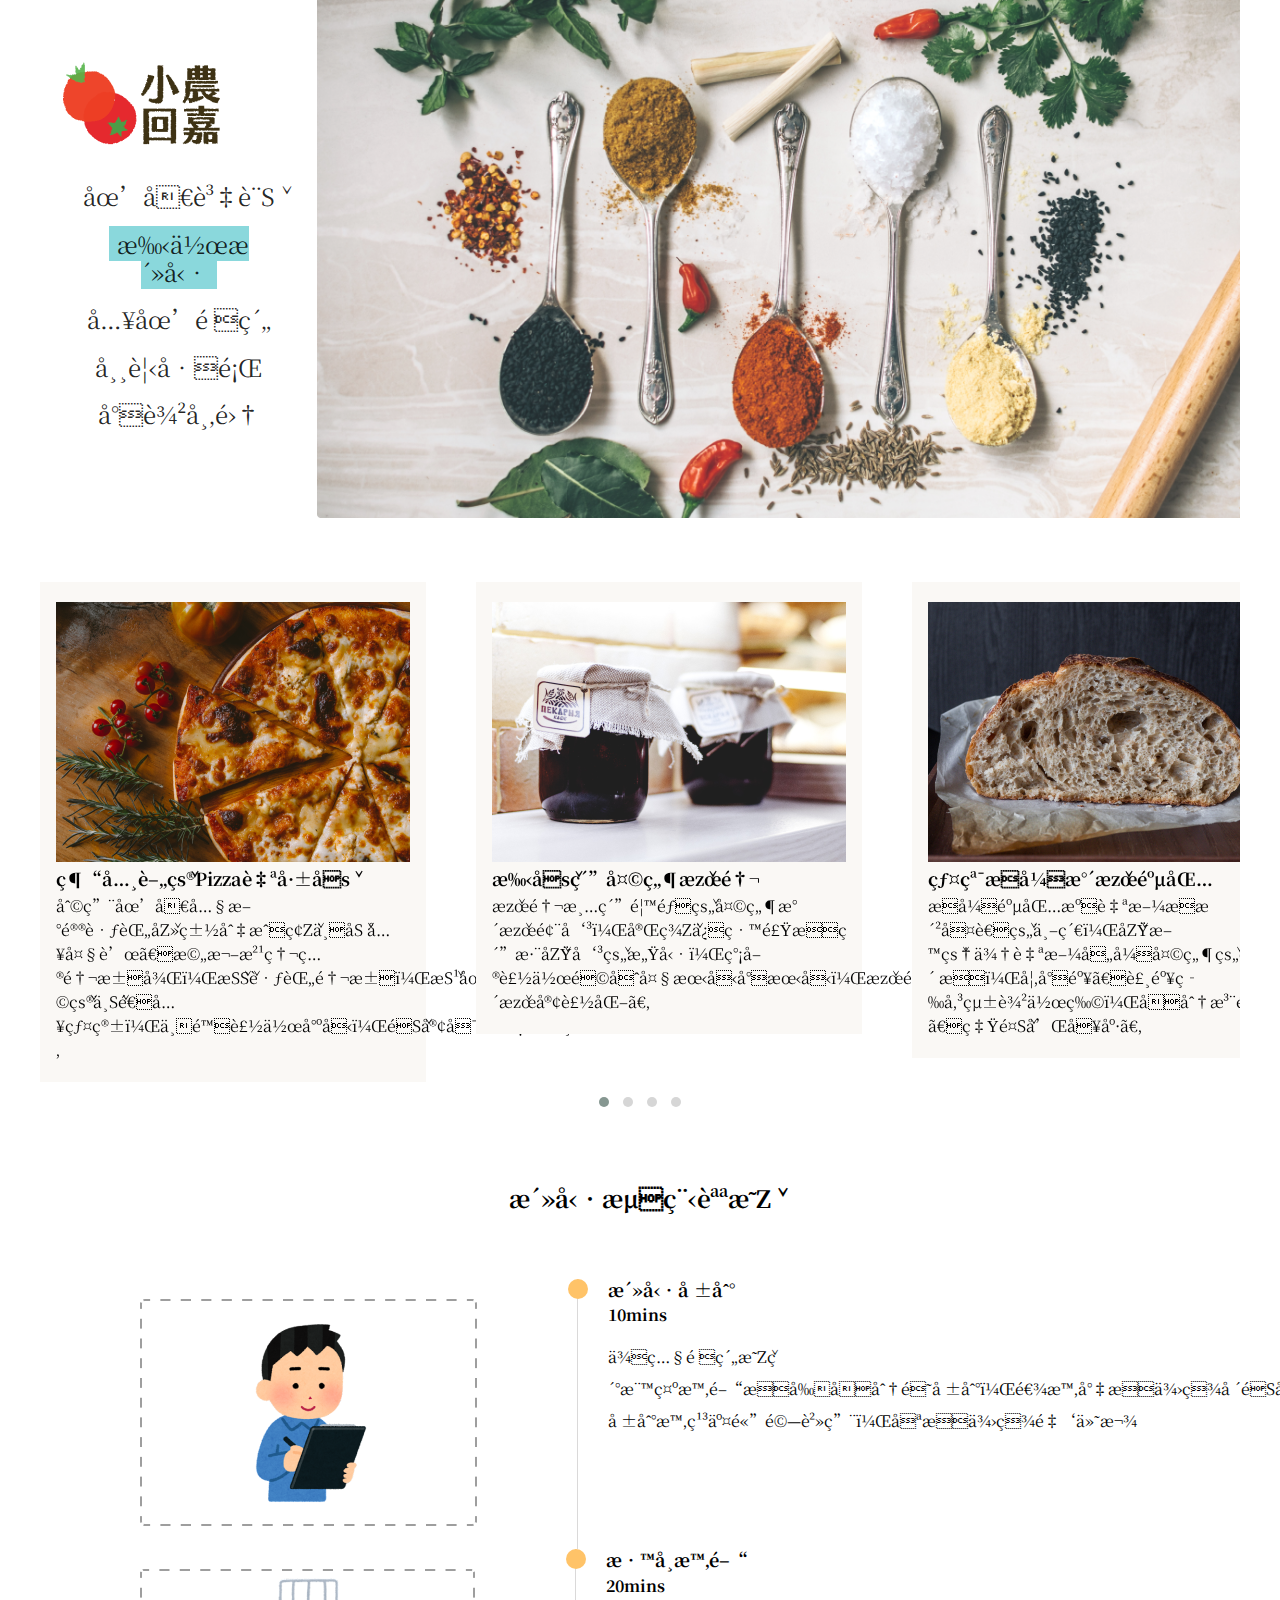
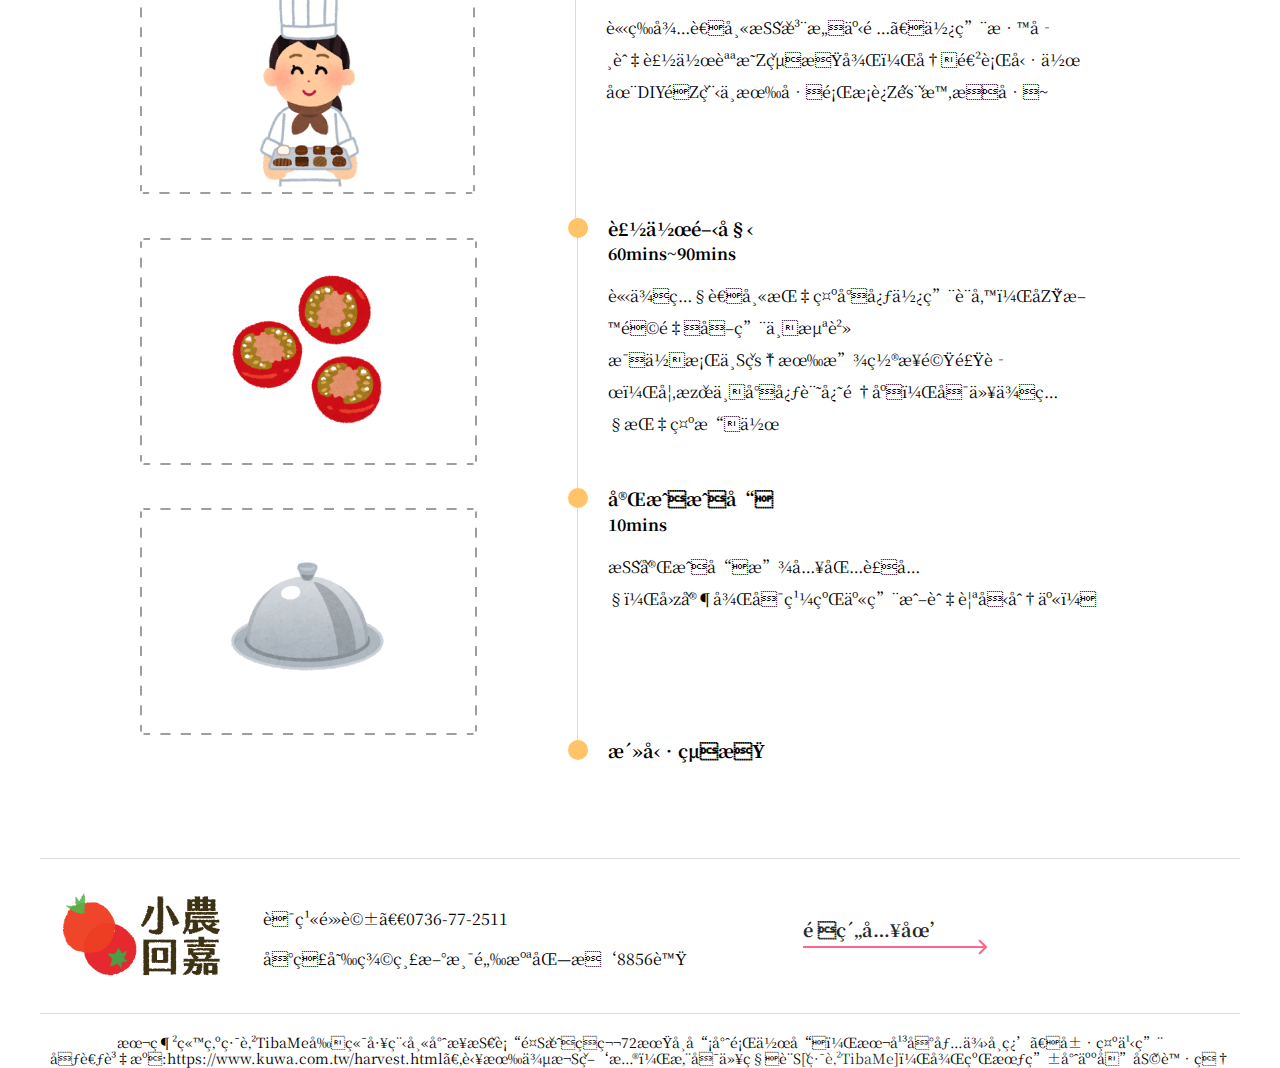
<file: handmade.html>
<!DOCTYPE html>
<html lang="en">
  <head>
    <meta charset="zh-Hant" />
    <meta http-equiv="X-UA-Compatible" content="IE=edge" />
    <meta name="viewport" content="width=device-width, initial-scale=1.0" />
    <title>小農回嘉 | 手作活動</title>
    <link rel="shortcut icon" href="./img/common/favorite-icon.png" />
    <link rel="preconnect" href="https://fonts.googleapis.com" />
    <link rel="preconnect" href="https://fonts.gstatic.com" crossorigin />
    <link
      href="https://fonts.googleapis.com/css2?family=Noto+Serif+TC:wght@400;700&display=swap"
      rel="stylesheet"
    />
    <link href="./css/normalize.css" rel="stylesheet" />
    <link href="./css/commonStyle.css" rel="stylesheet" />
    <link href="./css/header.css" rel="stylesheet" />
    <link href="./css/handmade.css" rel="stylesheet" />
    <link href="./css/footer.css" rel="stylesheet" />
    <link
      rel="stylesheet"
      href="./lib/owlcarousel/assets/owl.carousel.min.css"
    />
    <link
      rel="stylesheet"
      href="./lib/owlcarousel/assets/owl.theme.default.min.css"
    />
  </head>
  <body>
    <!-- RWD的nav區域 -->
    <div class="rwd-header">
      <div class="rwd-top">
        <a href="./reserve.html">入園預約</a
        ><a href="./market.html">小農市集</a>
      </div>
      <div class="rwd-navbar">
        <a href="./index.html"
          ><img src="./img/common/rwd-nav-logo.png" class="rwd-logo"
        /></a>
        <img src="./img/common/rwd-nav-burger.png" class="burger" />
      </div>
      <div class="rwd-burger-list" style="display: none">
        <ul class="rwd-burger-list-item">
          <li><a href="./info.html">園區資訊</a></li>
          <li><a href="./handmade.html">手作活動</a></li>
          <li><a href="./reserve.html">入園預約</a></li>
          <li><a href="./qa.html">常見問題</a></li>
          <li><a href="./market.html">小農市集</a></li>
        </ul>
      </div>
    </div>
    <!-- 桌機的nav區域 -->
    <header>
      <nav>
        <a href="./index.html"
          ><img src="./img/common/logo.png" class="logo"
        /></a>
        <ul class="nav-list">
          <li><a href="./info.html">園區資訊</a></li>
          <li><a href="./handmade.html">手作活動</a></li>
          <li><a href="./reserve.html">入園預約</a></li>
          <li><a href="./qa.html">常見問題</a></li>
          <li><a href="./market.html">小農市集</a></li>
        </ul>
      </nav>
      <div><img src="./img/handmade/banner.png" class="banner" /></div>
    </header>

    <!-- 課程列表 -->
    <p class="rwd-pagename">|| 手作活動 ||</p>
    <div class="class-container owl-carousel owl-theme">
      <div class="class-card item">
        <img src="./img/handmade/pizza.png" />
        <p class="class-title">經典薄皮Pizza自己做</p>
        <p class="class-content">
          利用園區內新鮮蕃茄去籽切成碎丁加入大蒜、橄欖油熬煮醬汁後，把蕃茄醬汁，抹在披薩皮上送入烤箱，不限製作尺吋，遊客可自行選擇。
        </p>
      </div>
      <div class="class-card item">
        <img src="./img/handmade/jam.png" />
        <p class="class-title">手做純天然果醬</p>
        <p class="class-content">
          果醬清純香郁的天然水果風味，完美保留食材純淨原味的感動，簡單製作適合大朋友小朋友，果醬口味可使用遊客採摘水果客製化。
        </p>
      </div>
      <div class="class-card item">
        <img src="./img/handmade/bread.png" />
        <p class="class-title">烤窯歐式水果麵包</p>
        <p class="class-content">
          歐式麵包源自於歐洲古老的世紀，原料皆來自於各式天然的素材，如小麥、裸麥等傳統農作物，十分注重天然、低糖、營養和健康。
        </p>
      </div>
      <div class="class-card item">
        <img src="./img/handmade/tomato.png" />
        <p class="class-title">好大一罐梅子蕃茄</p>
        <p class="class-content">
          番茄具有天然茄紅素，營養補給增強保護力，炎熱的天氣，揮汗如雨、食慾不振，來一盤酸酸甜甜又多汁的梅子小蕃茄，馬上消暑。
        </p>
      </div>
    </div>

    <!-- 課程流程 -->

    <h2>活動流程說明</h2>
    <ol class="rundown-container">
      <li class="rundown-list">
        <div class="comic"><img src="./img/handmade/checkin.png" /></div>
        <div class="rundown-content">
          <p class="rundown-title">活動報到</p>
          <p class="rundown-time">10mins</p>
          <p class="rundown-text">
            依照預約明細標示時間提前十分鐘報到，逾時將提供現場遊客後補<br />報到時繳交體驗費用，只提供現金付款
          </p>
        </div>
      </li>
      <li class="rundown-list">
        <div class="comic"><img src="./img/handmade/teach.png" /></div>
        <div class="rundown-content">
          <p class="rundown-title">教學時間</p>
          <p class="rundown-time">20mins</p>
          <p class="rundown-text">
            請等待老師把注意事項、使用教學與製作說明結束後，再進行動作<br />在DIY過程中有問題歡迎隨時提問~
          </p>
        </div>
      </li>
      <li class="rundown-list">
        <div class="comic"><img src="./img/handmade/start.png" /></div>
        <div class="rundown-content">
          <p class="rundown-title">製作開始</p>
          <p class="rundown-time">60mins~90mins</p>
          <p class="rundown-text">
            請依照老師指示小心使用設備，原料適量取用不浪費<br />每位桌上皆有放置步驟食譜，如果不小心記忘順序，可以依照指示操作
          </p>
        </div>
      </li>
      <li class="rundown-list">
        <div class="comic"><img src="./img/handmade/finish.png" /></div>
        <div class="rundown-content">
          <p class="rundown-title">完成成品</p>
          <p class="rundown-time">10mins</p>
          <p class="rundown-text">
            把完成品放入包裝內，回家後可繼續享用或與親友分享！
          </p>
          <div class="rundown-title-end">活動結束</div>
        </div>
      </li>
    </ol>
    <!-- 頁尾 -->
    <footer>
      <div class="divider"></div>
      <div class="footer">
        <div class="footer-logo"><img src="./img/common/logo.png" /></div>
        <div class="info">
          <p>聯繫電話　0736-77-2511</p>
          <p>台灣嘉義縣新港鄉溪北村8856號</p>
        </div>
        <a href="./reserve.html" class="cta"
          >預約入園<img src="./img/common/arrow.png" class="arrow"
        /></a>
      </div>
      <div class="divider"></div>
      <div class="tibame">
        本網站為緯育TibaMe前端工程師專業技術養成班第72期學員專題作品，本平台僅供學習、展示之用<br />參考資源:https://www.kuwa.com.tw/harvest.html。若有侵權疑慮，您可以私訊<a
          href="https://www.facebook.com/TibaMe/"
          >[緯育TibaMe]</a
        >，後續會由專人協助處理
      </div>
    </footer>

    <a class="back_to_top" title="Наверх">&uarr;</a>
    <script src="./js/backtotop.js"></script>

    <!-- 輪播套件 -->
    <script
      type="text/javascript"
      src="./lib/owlcarousel/jquery.min.js"
    ></script>
    <script
      type="text/javascript"
      src="./lib/owlcarousel/owl.carousel.min.js"
    ></script>
    <script type="text/javascript" src="./js/handmade.js"></script>
  </body>
</html>
</file>
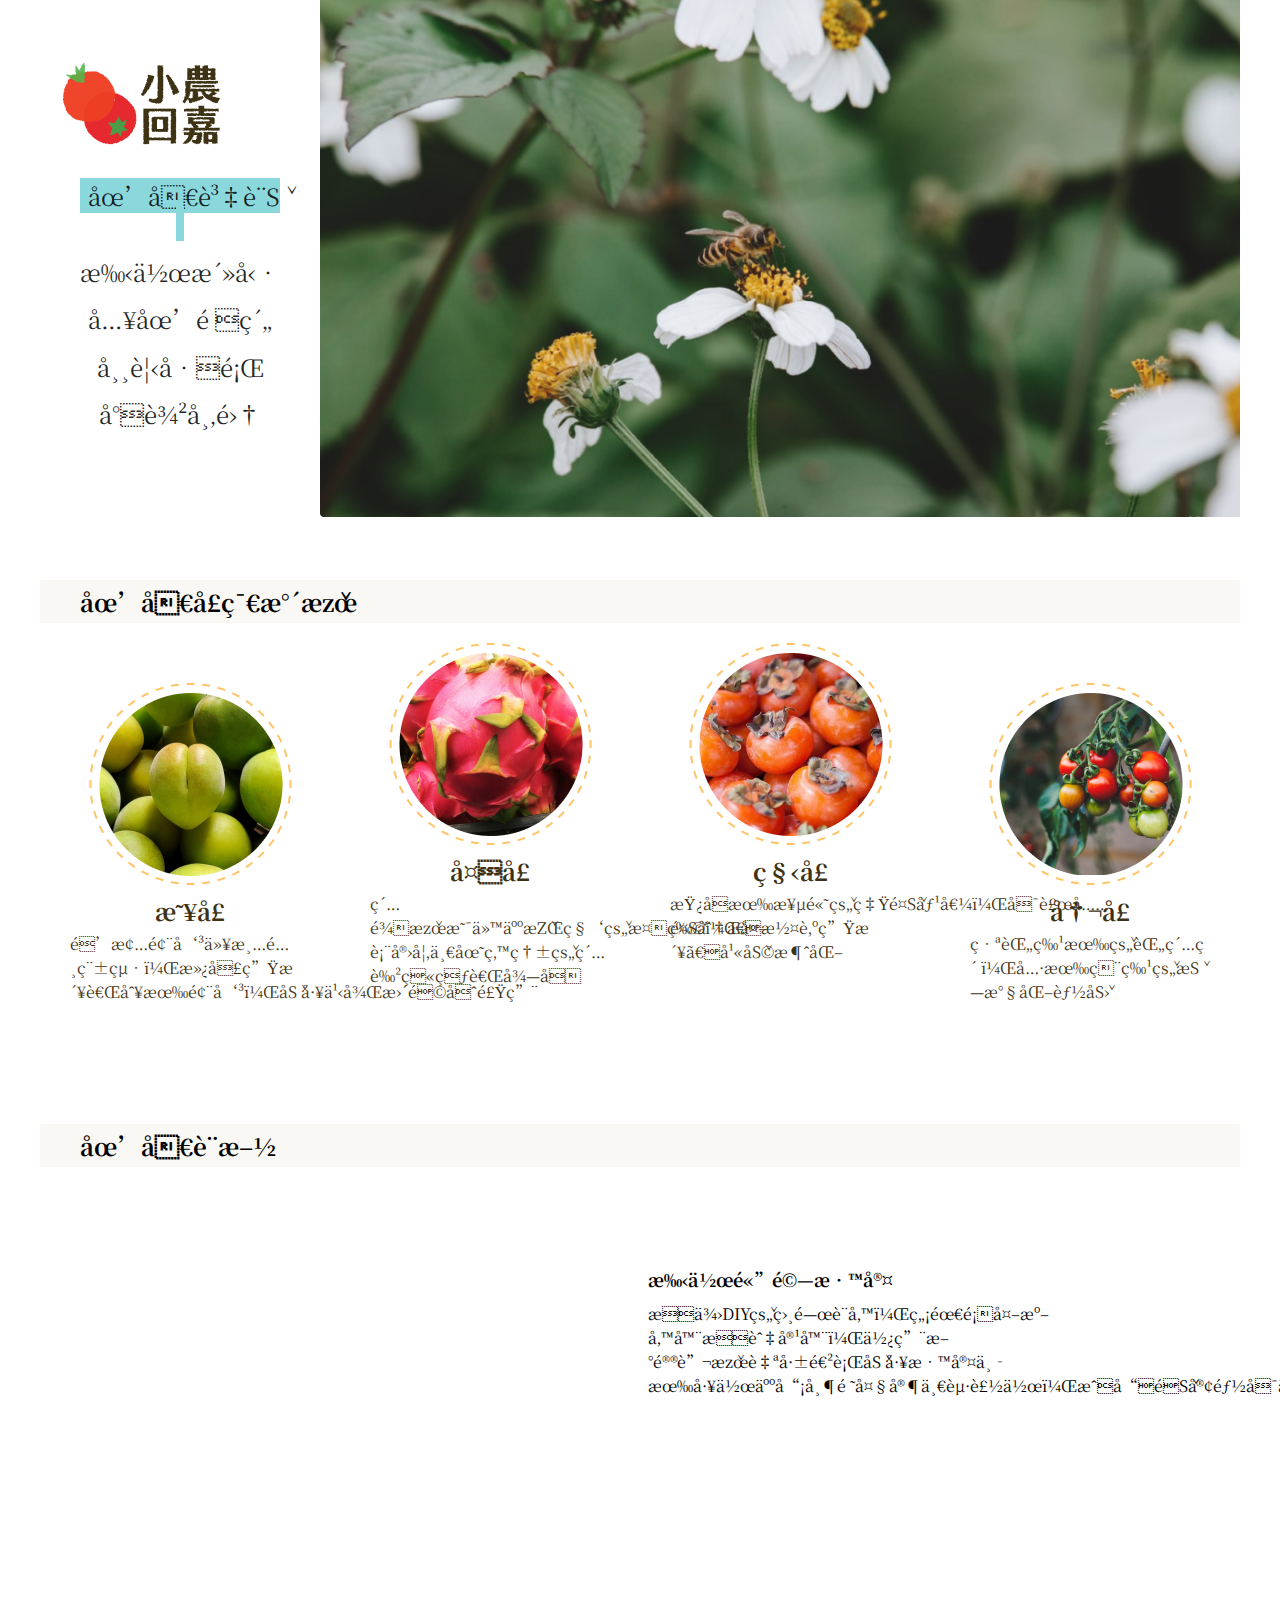
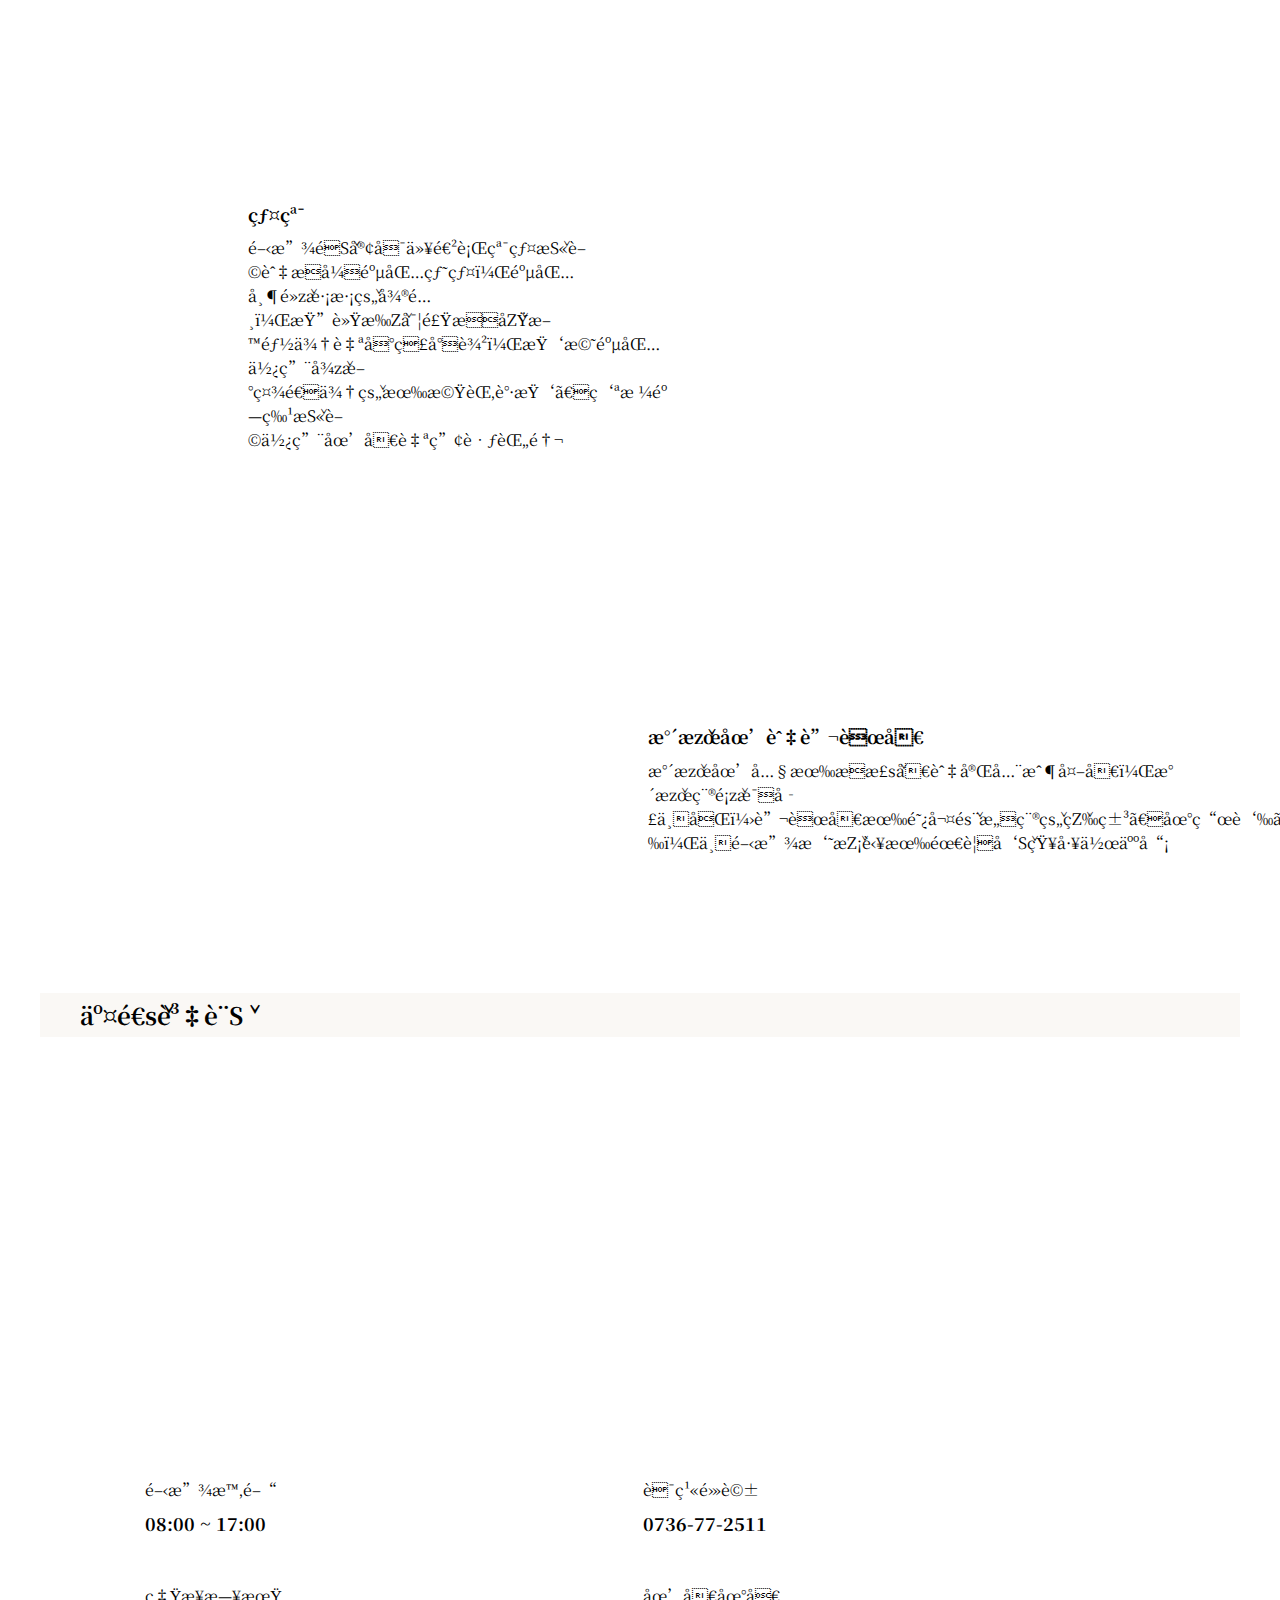
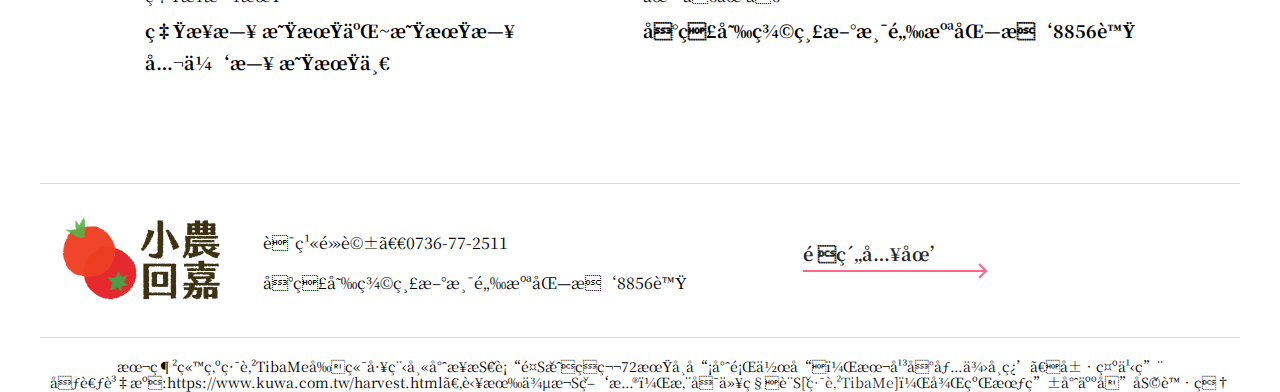
<file: info.html>
<!DOCTYPE html>
<html lang="en">
  <head>
    <meta charset="zh-Hant" />
    <meta http-equiv="X-UA-Compatible" content="IE=edge" />
    <meta name="viewport" content="width=device-width, initial-scale=1.0" />
    <title>小農回嘉 | 園區資訊</title>
    <link rel="shortcut icon" href="./img/common/favorite-icon.png" />
    <link rel="preconnect" href="https://fonts.googleapis.com" />
    <link rel="preconnect" href="https://fonts.gstatic.com" crossorigin />
    <link
      href="https://fonts.googleapis.com/css2?family=Noto+Serif+TC:wght@400;700&display=swap"
      rel="stylesheet"
    />
    <link href="./css/normalize.css" rel="stylesheet" />
    <link href="./css/commonStyle.css" rel="stylesheet" />
    <link href="./css/header.css" rel="stylesheet" />
    <link href="./css/info.css" rel="stylesheet" />
    <link href="./css/footer.css" rel="stylesheet" />
    <link href="./css/aos.css" rel="stylesheet" />
  </head>
  <body>
    <!-- RWD的nav區域 -->
    <div class="rwd-header">
      <div class="rwd-top">
        <a href="./reserve.html">入園預約</a
        ><a href="./market.html">小農市集</a>
      </div>
      <div class="rwd-navbar">
        <a href="./index.html"
          ><img src="./img/common/rwd-nav-logo.png" class="rwd-logo"
        /></a>
        <img src="./img/common/rwd-nav-burger.png" class="burger" />
      </div>
      <div class="rwd-burger-list" style="display: none">
        <ul class="rwd-burger-list-item">
          <li><a href="./info.html">園區資訊</a></li>
          <li><a href="./handmade.html">手作活動</a></li>
          <li><a href="./reserve.html">入園預約</a></li>
          <li><a href="./qa.html">常見問題</a></li>
          <li><a href="./market.html">小農市集</a></li>
        </ul>
      </div>
    </div>
    <!-- 桌機的nav區域 -->
    <header>
      <nav>
        <a href="./index.html"
          ><img src="./img/common/logo.png" class="logo"
        /></a>
        <ul class="nav-list">
          <li><a href="./info.html">園區資訊</a></li>
          <li><a href="./handmade.html">手作活動</a></li>
          <li><a href="./reserve.html">入園預約</a></li>
          <li><a href="./qa.html">常見問題</a></li>
          <li><a href="./market.html">小農市集</a></li>
        </ul>
      </nav>
      <div><img src="./img/info/banner.png" class="banner" /></div>
    </header>

    <!-- 季節水果 -->
    <p class="rwd-pagename">|| 園區資訊 ||</p>
    <h2>園區季節水果</h2>
    <div class="fruit-container">
      <div class="fruit-card">
        <img src="./img/info/spring-fruit.png" />
        <p class="fruit-title">春季</p>
        <p class="fruit-content">
          青梅風味以清酸稱絕，滿口生津而別有風味，加工之後更適合食用
        </p>
      </div>
      <div class="fruit-card">
        <img src="./img/info/summer-fruit.png" />
        <p class="fruit-title">夏季</p>
        <p class="fruit-content">
          紅龍果是仙人掌科的植物，外表宛如一團炙熱的紅色火球而得名
        </p>
      </div>
      <div class="fruit-card">
        <img src="./img/info/autumn-fruit.png" />
        <p class="fruit-title">秋季</p>
        <p class="fruit-content">
          柿子有極高的營養價值，可補充養分、潤肺生津、幫助消化
        </p>
      </div>
      <div class="fruit-card">
        <img src="./img/info/winter-fruit.png" />
        <p class="fruit-title">冬季</p>
        <p class="fruit-content">番茄特有的茄紅素，具有獨特的抗氧化能力</p>
      </div>
    </div>

    <main>
      <!-- 園區設施 -->
      <h2>園區設施</h2>
      <div class="classroom-container">
        <div>
          <img
            src="./img/info/classroom.png"
            data-aos="zoom-in"
            class="place-photo"
          />
        </div>
        <div class="classroom-text-area">
          <p class="title">手作體驗教室</p>
          <p class="content">
            提供DIY的相關設備，無需額外準備器材與容器，使用新鮮蔬果自己進行加工教室中有工作人員帶領大家一起製作，成品遊客都可以自行帶回
          </p>
        </div>
      </div>

      <div class="bake-container">
        <div class="bake-text-area">
          <p class="title">烤窯</p>
          <p class="content">
            開放遊客可以進行窯烤披薩與歐式麵包烘烤，麵包帶點淡淡的微酸，柔軟扎實食材原料都來自台灣小農，柑橘麵包使用從新社送來的有機茂谷柑、瑪格麗特披薩使用園區自產蕃茄醬
          </p>
        </div>
        <div>
          <img
            src="./img/info/bake.png"
            data-aos="zoom-in"
            class="place-photo"
          />
        </div>
      </div>

      <div class="farm-container">
        <div>
          <img
            src="./img/info/farm.png"
            data-aos="zoom-in"
            class="place-photo"
          />
        </div>
        <div class="farm-text-area">
          <p class="title">水果園與蔬菜區</p>
          <p class="content">
            水果園內有搭棚區與完全戶外區，水果種類每季不同；蔬菜區有阿嬤隨意種的玉米、地瓜葉、蔥等，不開放摘採若有需要告知工作人員
          </p>
        </div>
      </div>

      <!-- 交通資訊 -->
      <h2 class="traffic">交通資訊</h2>
      <iframe
        class="googlemap"
        src="https://www.google.com/maps/embed?pb=!1m18!1m12!1m3!1d14080.682920281732!2d120.34278886447905!3d23.519183806228156!2m3!1f0!2f0!3f0!3m2!1i1024!2i768!4f13.1!3m3!1m2!1s0x346e9608bfeb428f%3A0x81ed49dafe07498b!2z5ZiJ576p57ij5paw5riv6YSJMTY257ij6YGT!5e0!3m2!1szh-TW!2stw!4v1634381883546!5m2!1szh-TW!2stw"
        width="794"
        height="400"
        style="border: 0"
        allowfullscreen=""
        loading="lazy"
      ></iframe>

      <div class="traffic-container">
        <div class="traffic-container-top">
          <div class="traffic-card">
            <p class="traffic-title">開放時間</p>
            <p class="traffic-content">08:00 ~ 17:00</p>
          </div>
          <div class="traffic-card">
            <p class="traffic-title">營業日期</p>
            <p class="traffic-content">
              營業日 星期二~星期日<br />公休日 星期一
            </p>
          </div>
        </div>
        <div class="traffic-container-bottom">
          <div class="traffic-card">
            <p class="traffic-title">聯繫電話</p>
            <p class="traffic-content">0736-77-2511</p>
          </div>
          <div class="traffic-card">
            <p class="traffic-title">園區地址</p>
            <p class="traffic-content">台灣嘉義縣新港鄉溪北村8856號</p>
          </div>
        </div>
      </div>
    </main>
    <!-- 頁尾 -->
    <footer>
      <div class="divider"></div>
      <div class="footer">
        <div class="footer-logo"><img src="./img/common/logo.png" /></div>
        <div class="info">
          <p>聯繫電話　0736-77-2511</p>
          <p>台灣嘉義縣新港鄉溪北村8856號</p>
        </div>
        <a href="./reserve.html" class="cta"
          >預約入園<img src="./img/common/arrow.png" class="arrow"
        /></a>
      </div>
      <div class="divider"></div>
      <div class="tibame">
        本網站為緯育TibaMe前端工程師專業技術養成班第72期學員專題作品，本平台僅供學習、展示之用<br />參考資源:https://www.kuwa.com.tw/harvest.html。若有侵權疑慮，您可以私訊<a
          href="https://www.facebook.com/TibaMe/"
          >[緯育TibaMe]</a
        >，後續會由專人協助處理
      </div>
    </footer>
    <a class="back_to_top" title="Наверх">&uarr;</a>
    <script src="./js/backtotop.js"></script>
    <!-- AOS -->
    <script src="https://unpkg.com/aos@2.3.1/dist/aos.js"></script>
    <script>
      AOS.init();
    </script>
    <!-- 漢堡選單 -->
    <script src="./js/rwd-header.js"></script>
  </body>
</html>
</file>
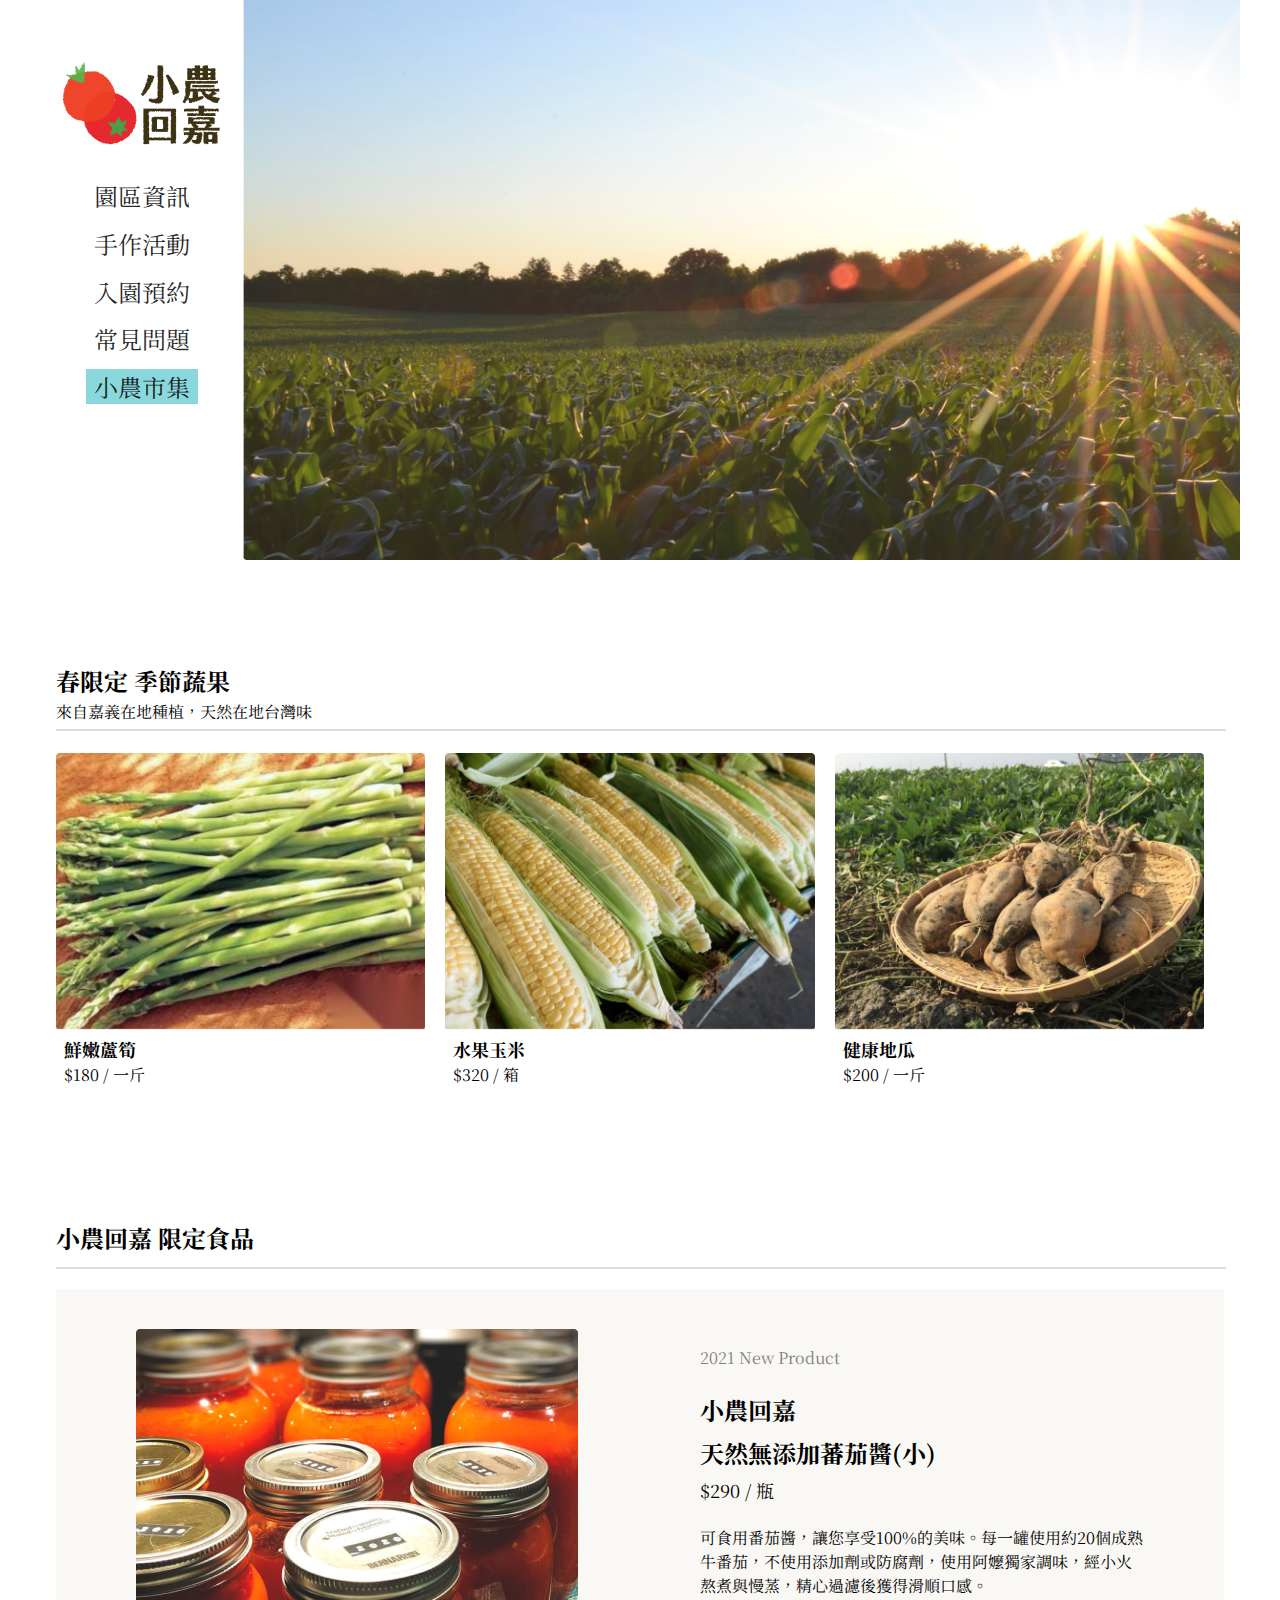
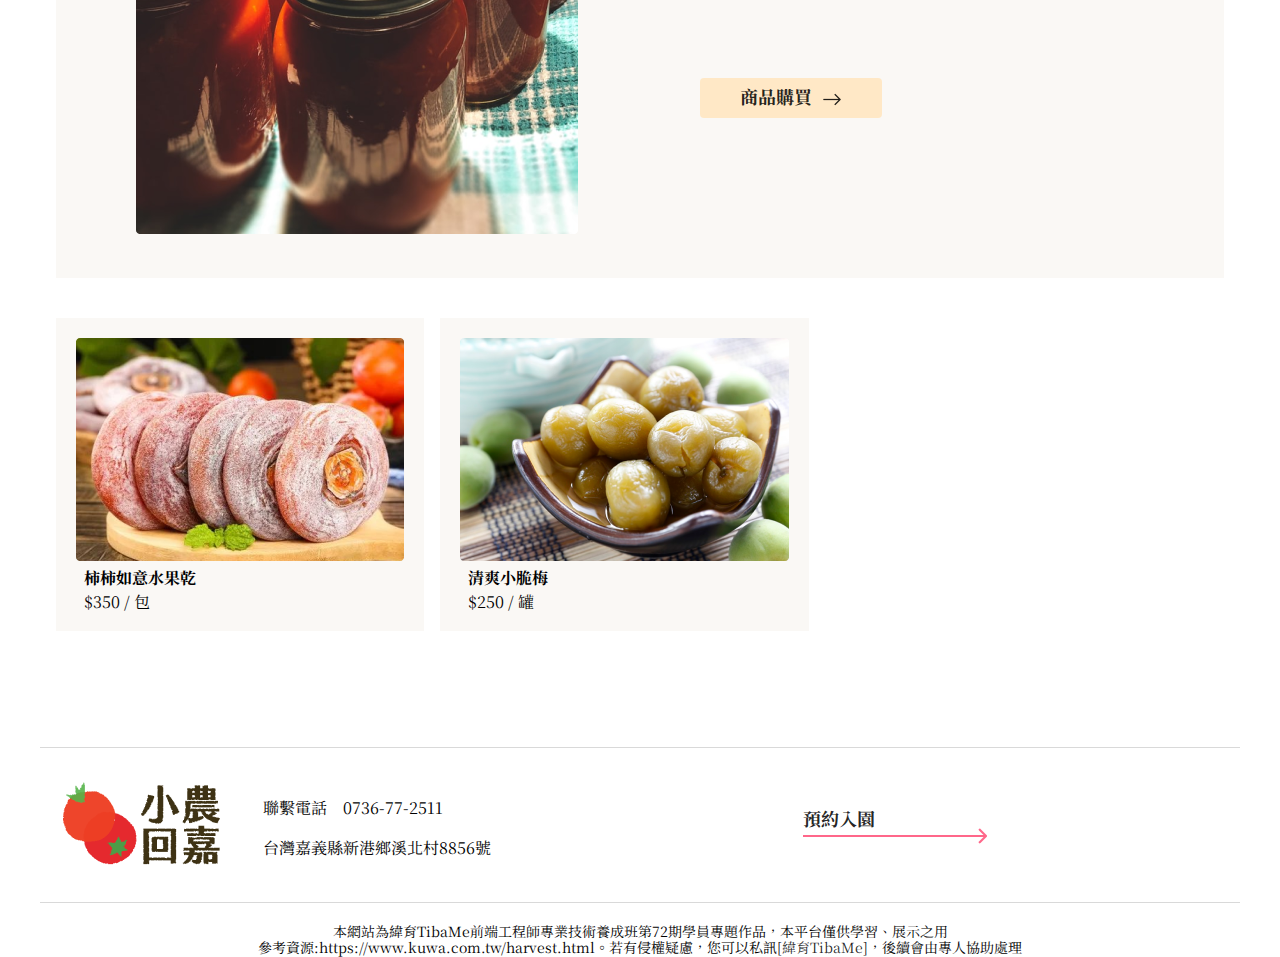
<file: market.html>
<!DOCTYPE html>
<html lang="zh-Hant">
  <head>
    <meta charset="UTF-8" />
    <meta http-equiv="X-UA-Compatible" content="IE=edge" />
    <meta name="viewport" content="width=device-width, initial-scale=1.0" />
    <title>小農回嘉 | 小農市集</title>
    <link rel="shortcut icon" href="./img/common/favorite-icon.png" />
    <link rel="preconnect" href="https://fonts.googleapis.com" />
    <link rel="preconnect" href="https://fonts.gstatic.com" crossorigin />
    <link
      href="https://fonts.googleapis.com/css2?family=Noto+Serif+TC:wght@400;700&display=swap"
      rel="stylesheet"
    />
    <link href="./css/normalize.css" rel="stylesheet" />
    <link href="./css/commonStyle.css" rel="stylesheet" />
    <link href="./css/header.css" rel="stylesheet" />
    <link href="./css/market.css" rel="stylesheet" />
    <link href="./css/footer.css" rel="stylesheet" />
  </head>
  <body>
    <!-- RWD的nav區域 -->
    <div class="rwd-header">
      <div class="rwd-top">
        <a href="./reserve.html">入園預約</a
        ><a href="./market.html">小農市集</a>
      </div>
      <div class="rwd-navbar">
        <a href="./index.html"
          ><img src="./img/common/rwd-nav-logo.png" class="rwd-logo"
        /></a>
        <img src="./img/common/rwd-nav-burger.png" class="burger" />
      </div>
      <div class="rwd-burger-list" style="display: none">
        <ul class="rwd-burger-list-item">
          <li><a href="./info.html">園區資訊</a></li>
          <li><a href="./handmade.html">手作活動</a></li>
          <li><a href="./reserve.html">入園預約</a></li>
          <li><a href="./qa.html">常見問題</a></li>
          <li><a href="./market.html">小農市集</a></li>
        </ul>
      </div>
    </div>
    <!-- 桌機的nav區域 -->
    <header>
      <nav>
        <a href="./index.html"
          ><img src="./img/common/logo.png" class="logo"
        /></a>
        <ul class="nav-list">
          <li><a href="./info.html">園區資訊</a></li>
          <li><a href="./handmade.html">手作活動</a></li>
          <li><a href="./reserve.html">入園預約</a></li>
          <li><a href="./qa.html">常見問題</a></li>
          <li><a href="./market.html">小農市集</a></li>
        </ul>
      </nav>
      <div><img src="./img/market/banner.png" class="banner" /></div>
    </header>

    <!-- 蔬菜區 -->
    <p class="rwd-pagename">|| 小農市集 ||</p>
    <div class="vegetable-container">
      <h2>春限定 季節蔬果</h2>
      <p class="subtitle">來自嘉義在地種植，天然在地台灣味</p>
      <hr width="100%" Color="#DDDDDD" />
      <div class="vegetable-content">
        <div class="vegetable-card">
          <img src="./img/market/asparagus.png" />
          <p class="vegetable-title">鮮嫩蘆筍</p>
          <p class="vegetable-price">$180 / 一斤</p>
        </div>
        <div class="vegetable-card">
          <img src="./img/market/corn.png" />
          <p class="vegetable-title">水果玉米</p>
          <p class="vegetable-price">$320 / 箱</p>
        </div>
        <div class="vegetable-card">
          <img src="./img/market/sweetpotato.png" />
          <p class="vegetable-title">健康地瓜</p>
          <p class="vegetable-price">$200 / 一斤</p>
        </div>
      </div>
    </div>

    <!-- 產品區 -->
    <div class="product-container">
      <h2>小農回嘉 限定食品</h2>
      <hr width="100%" Color="#DDDDDD" />
      <div class="main-product-container">
        <div class="main-product-img">
          <img src="./img/market/ketchup.png" />
        </div>
        <div class="main-product-content">
          <p class="new">2021 New Product</p>
          <p class="main-product-title">
            小農回嘉<br />
            天然無添加蕃茄醬(小)
          </p>
          <p class="main-product-price">$290 / 瓶</p>
          <p class="main-product-info">
            可食用番茄醬，讓您享受100%的美味。每一罐使用約20個成熟牛番茄，不使用添加劑或防腐劑，使用阿嬤獨家調味，經小火熬煮與慢蒸，精心過濾後獲得滑順口感。
          </p>
          <a href="./product.html" class="shopping"
            >商品購買<img src="./img/market/icon_arrow-right.png"
          /></a>
        </div>
      </div>
      <div class="second-product-container">
        <div class="second-product-card">
          <img src="./img/market/driedFruit.png" />
          <p class="second-product-title">柿柿如意水果乾</p>
          <p class="second-product-price">$350 / 包</p>
        </div>
        <div class="second-product-card">
          <img src="./img/market/plum.png" />
          <p class="second-product-title">清爽小脆梅</p>
          <p class="second-product-price">$250 / 罐</p>
        </div>
      </div>
    </div>
    <!-- 頁尾 -->
    <footer>
      <div class="divider"></div>
      <div class="footer">
        <div class="footer-logo"><img src="./img/common/logo.png" /></div>
        <div class="info">
          <p>聯繫電話　0736-77-2511</p>
          <p>台灣嘉義縣新港鄉溪北村8856號</p>
        </div>
        <a href="./reserve.html" class="cta"
          >預約入園<img src="./img/common/arrow.png" class="arrow"
        /></a>
      </div>
      <div class="divider"></div>
      <div class="tibame">
        本網站為緯育TibaMe前端工程師專業技術養成班第72期學員專題作品，本平台僅供學習、展示之用<br />參考資源:https://www.kuwa.com.tw/harvest.html。若有侵權疑慮，您可以私訊<a
          href="https://www.facebook.com/TibaMe/"
          >[緯育TibaMe]</a
        >，後續會由專人協助處理
      </div>
    </footer>
    <a class="back_to_top" title="Наверх">&uarr;</a>
    <script src="./js/backtotop.js"></script>
    <!-- 漢堡選單 -->
    <script src="./js/rwd-header.js"></script>
  </body>
</html>
</file>
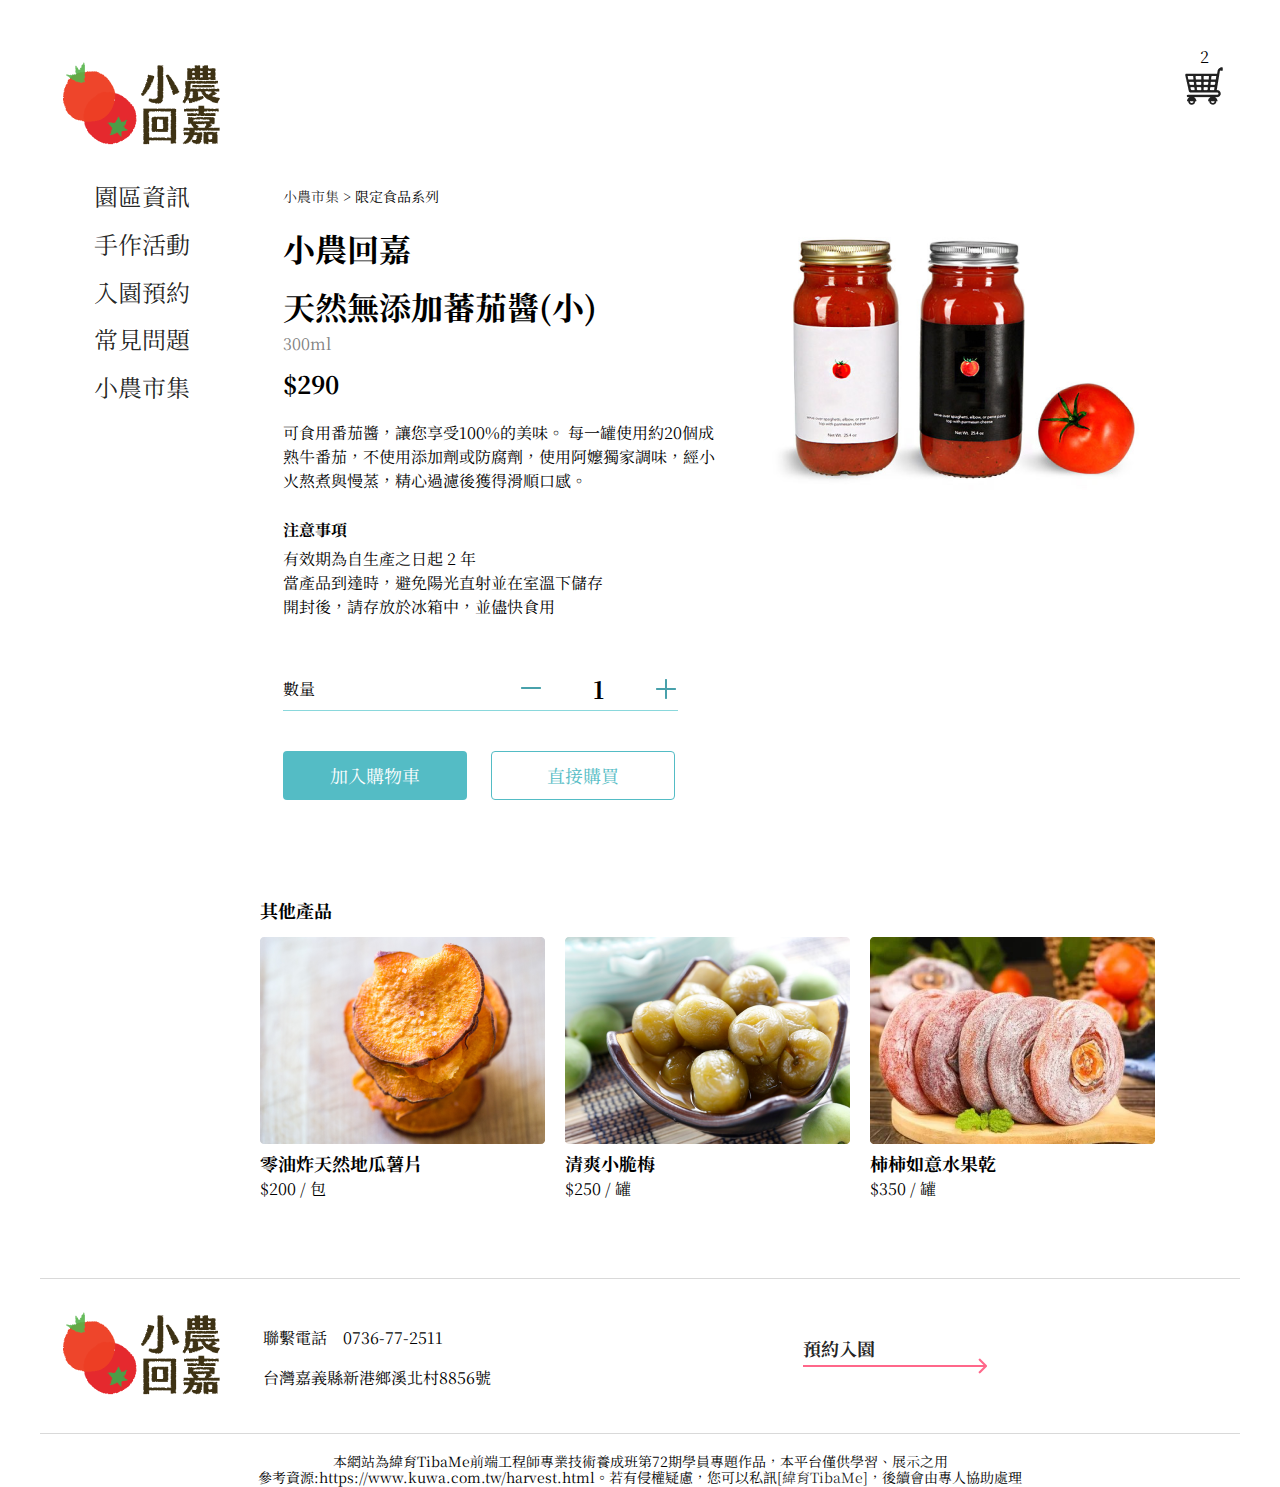
<file: product.html>
<!DOCTYPE html>
<html lang="zh-Hant">
  <head>
    <meta charset="UTF-8" />
    <meta http-equiv="X-UA-Compatible" content="IE=edge" />
    <meta name="viewport" content="width=device-width, initial-scale=1.0" />
    <title>小農回嘉 | 天然無添加蕃茄醬(小)</title>
    <link rel="shortcut icon" href="./img/common/favorite-icon.png" />
    <link rel="preconnect" href="https://fonts.googleapis.com" />
    <link rel="preconnect" href="https://fonts.gstatic.com" crossorigin />
    <link
      href="https://fonts.googleapis.com/css2?family=Noto+Serif+TC:wght@400;700&display=swap"
      rel="stylesheet"
    />
    <link href="./css/normalize.css" rel="stylesheet" />
    <link href="./css/commonStyle.css" rel="stylesheet" />
    <link href="./css/header.css" rel="stylesheet" />
    <link href="./css/product.css" rel="stylesheet" />
    <link href="./css/footer.css" rel="stylesheet" />
    <script src="./js/product.js"></script>
  </head>
  <body>
    <!-- RWD的nav區域 -->
    <div class="rwd-header">
      <div class="rwd-top">
        <a href="./reserve.html">入園預約</a
        ><a href="./market.html">小農市集</a>
      </div>
      <div class="rwd-navbar">
        <a href="./index.html"
          ><img src="./img/common/rwd-nav-logo.png" class="rwd-logo"
        /></a>
        <img src="./img/common/rwd-nav-burger.png" class="burger" />
      </div>
      <div class="rwd-burger-list" style="display: none">
        <ul class="rwd-burger-list-item">
          <li><a href="./info.html">園區資訊</a></li>
          <li><a href="./handmade.html">手作活動</a></li>
          <li><a href="./reserve.html">入園預約</a></li>
          <li><a href="./qa.html">常見問題</a></li>
          <li><a href="./market.html">小農市集</a></li>
        </ul>
      </div>
    </div>
    <!-- 桌機的nav區域 -->
    <div class="top-container">
      <header>
        <nav>
          <a href="./index.html"
            ><img src="./img/common/logo.png" class="logo"
          /></a>
          <ul class="nav-list">
            <li><a href="./info.html">園區資訊</a></li>
            <li><a href="./handmade.html">手作活動</a></li>
            <li><a href="./reserve.html">入園預約</a></li>
            <li><a href="./qa.html">常見問題</a></li>
            <li><a href="./market.html">小農市集</a></li>
          </ul>
        </nav>
      </header>

      <div class="product-container">
        <div class="shopping-cart">
          <p class="shopping-cart-number">2</p>
          <img src="./img/product/icon_shopping-cart.png" />
        </div>
        <div class="product-info-container">
          <p class="breadcrumbs">
            <a href="./market.html">小農市集</a> > 限定食品系列
          </p>
          <h1>
            小農回嘉<br />
            天然無添加蕃茄醬(小)
          </h1>
          <p class="ml">300ml</p>
          <p class="product-price">$290</p>
          <p class="product-text">
            可食用番茄醬，讓您享受100%的美味。
            每一罐使用約20個成熟牛番茄，不使用添加劑或防腐劑，使用阿嬤獨家調味，經小火熬煮與慢蒸，精心過濾後獲得滑順口感。
          </p>
          <p class="product-subtitle">注意事項</p>
          <p class="product-text">
            有效期為自生產之日起 2 年 <br />
            當產品到達時，避免陽光直射並在室溫下儲存 <br />
            開封後，請存放於冰箱中，並儘快食用
          </p>
          <!-- 數量區塊 -->
          <div class="count-container">
            <p>數量</p>
            <img id="minus" src="./img/product/icon_minus.png" />
            <div id="product-count" class="number">1</div>
            <img id="add" src="./img/product/icon_add.png" />
          </div>
          <div class="button-container">
            <button>加入購物車</button>
            <button>直接購買</button>
          </div>
        </div>

        <div>
          <img src="./img/product/product_img.png" class="product-img" />
        </div>
      </div>
    </div>

    <p class="other-product">其他產品</p>
    <div class="bottom-container">
      <div class="card">
        <img src="./img/product/sweetpotato.png" />
        <p class="other-product-title">零油炸天然地瓜薯片</p>
        <p class="other-product-price">$200 / 包</p>
      </div>
      <div class="card">
        <img src="./img/product/plum.png" />
        <p class="other-product-title">清爽小脆梅</p>
        <p class="other-product-price">$250 / 罐</p>
      </div>
      <div class="card">
        <img src="./img/product/fruit.png" />
        <p class="other-product-title">柿柿如意水果乾</p>
        <p class="other-product-price">$350 / 罐</p>
      </div>
    </div>
    <!-- 頁尾 -->
    <footer>
      <div class="divider"></div>
      <div class="footer">
        <div class="footer-logo"><img src="./img/common/logo.png" /></div>
        <div class="info">
          <p>聯繫電話　0736-77-2511</p>
          <p>台灣嘉義縣新港鄉溪北村8856號</p>
        </div>
        <a href="./reserve.html" class="cta"
          >預約入園<img src="./img/common/arrow.png" class="arrow"
        /></a>
      </div>
      <div class="divider"></div>
      <div class="tibame">
        本網站為緯育TibaMe前端工程師專業技術養成班第72期學員專題作品，本平台僅供學習、展示之用<br />參考資源:https://www.kuwa.com.tw/harvest.html。若有侵權疑慮，您可以私訊<a
          href="https://www.facebook.com/TibaMe/"
          >[緯育TibaMe]</a
        >，後續會由專人協助處理
      </div>
    </footer>
    <a class="back_to_top" title="Наверх">&uarr;</a>
    <script src="./js/backtotop.js"></script>
  </body>
</html>
</file>
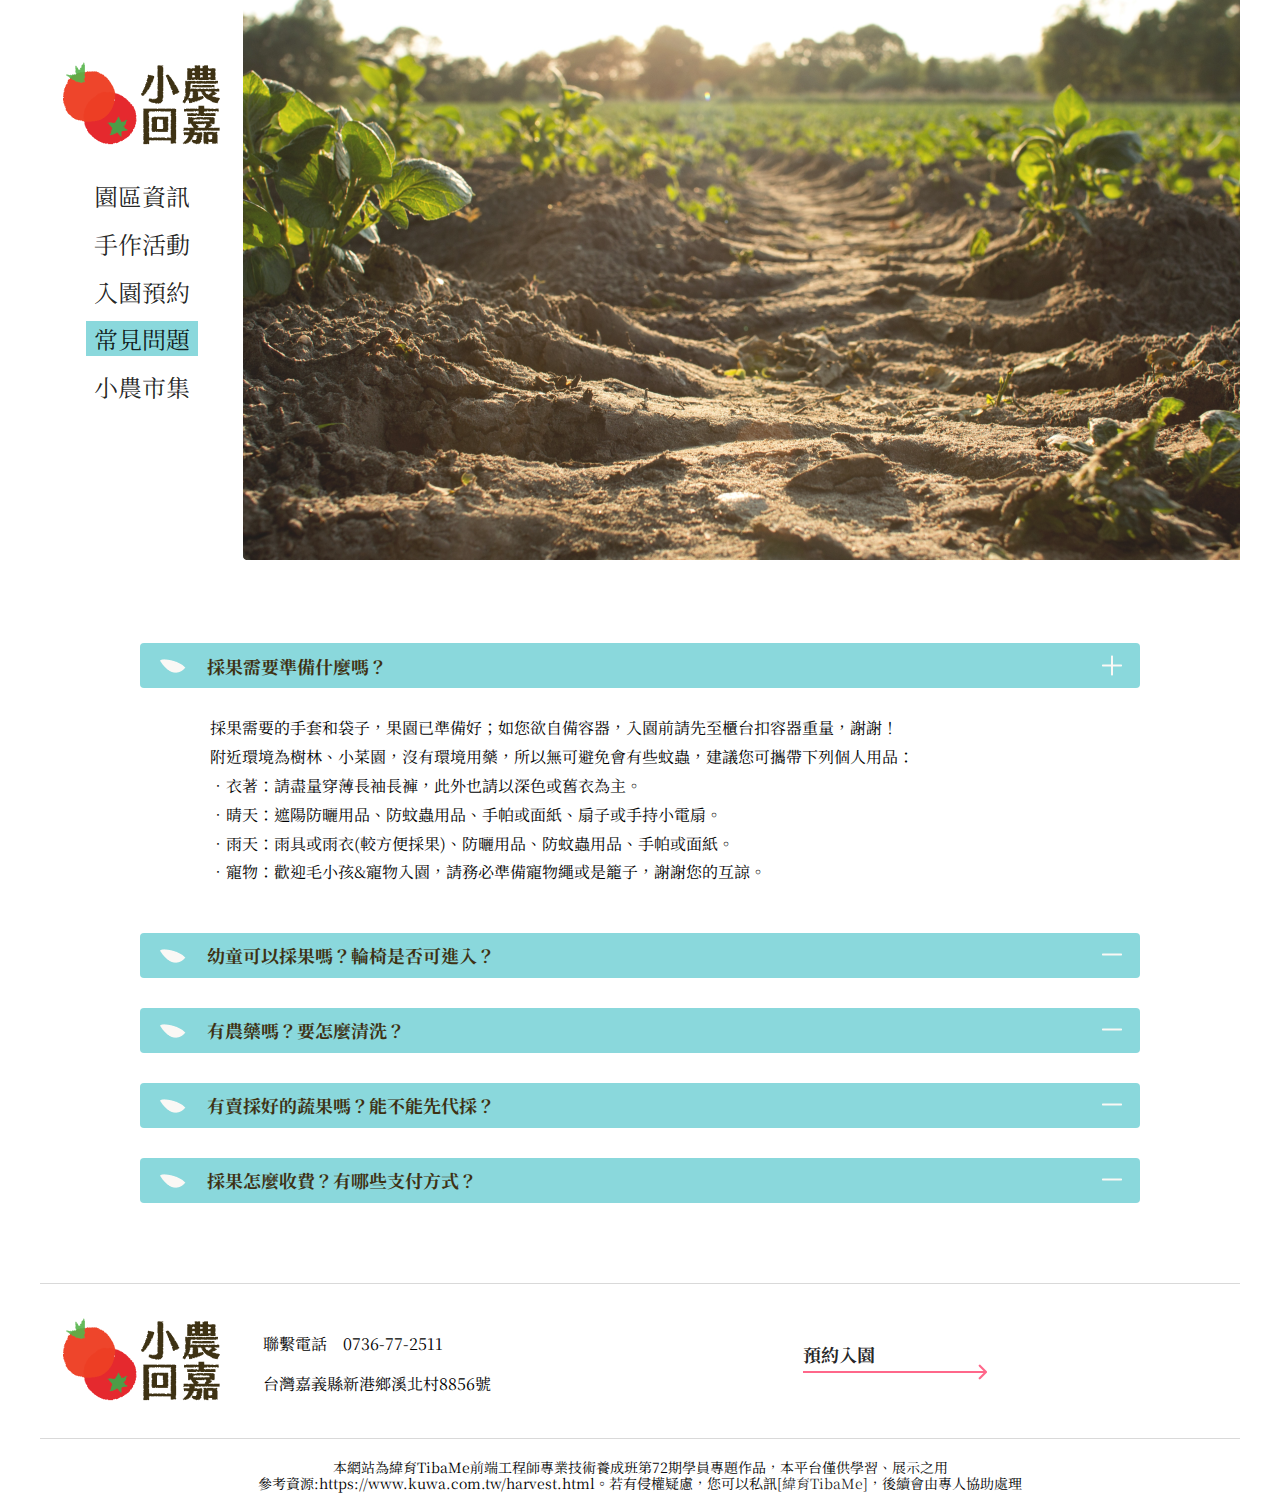
<file: qa.html>
<!DOCTYPE html>
<html lang="zh-Hant">
  <head>
    <meta charset="UTF-8" />
    <meta http-equiv="X-UA-Compatible" content="IE=edge" />
    <meta name="viewport" content="width=device-width, initial-scale=1.0" />
    <title>小農回嘉 | 常見問題</title>
    <link rel="shortcut icon" href="./img/common/favorite-icon.png" />
    <link rel="preconnect" href="https://fonts.googleapis.com" />
    <link rel="preconnect" href="https://fonts.gstatic.com" crossorigin />
    <link
      href="https://fonts.googleapis.com/css2?family=Noto+Serif+TC:wght@400;700&display=swap"
      rel="stylesheet"
    />
    <link href="./css/normalize.css" rel="stylesheet" />
    <link href="./css/commonStyle.css" rel="stylesheet" />
    <link href="./css/header.css" rel="stylesheet" />
    <link href="./css/qa.css" rel="stylesheet" />
    <link href="./css/footer.css" rel="stylesheet" />
  </head>
  <body>
    <!-- RWD的nav區域 -->
    <div class="rwd-header">
      <div class="rwd-top">
        <a href="./reserve.html">入園預約</a
        ><a href="./market.html">小農市集</a>
      </div>
      <div class="rwd-navbar">
        <a href="./index.html"
          ><img src="./img/common/rwd-nav-logo.png" class="rwd-logo"
        /></a>
        <img src="./img/common/rwd-nav-burger.png" class="burger" />
      </div>
      <div class="rwd-burger-list" style="display: none">
        <ul class="rwd-burger-list-item">
          <li><a href="./info.html">園區資訊</a></li>
          <li><a href="./handmade.html">手作活動</a></li>
          <li><a href="./reserve.html">入園預約</a></li>
          <li><a href="./qa.html">常見問題</a></li>
          <li><a href="./market.html">小農市集</a></li>
        </ul>
      </div>
    </div>
    <!-- 桌機的nav區域 -->
    <header>
      <nav>
        <a href="./index.html"
          ><img src="./img/common/logo.png" class="logo"
        /></a>
        <ul class="nav-list">
          <li><a href="./info.html">園區資訊</a></li>
          <li><a href="./handmade.html">手作活動</a></li>
          <li><a href="./reserve.html">入園預約</a></li>
          <li><a href="./qa.html">常見問題</a></li>
          <li><a href="./market.html">小農市集</a></li>
        </ul>
      </nav>
      <div><img src="./img/qa/banner.png" class="banner" /></div>
    </header>
    <p class="rwd-pagename">|| 常見問題 ||</p>
    <div class="container">
      <div class="question-container">
        <div class="qa-title">
          <img src="./img/qa/item.png" class="item" />採果需要準備什麼嗎？<img
            src="./img/qa/icon_add.png"
            class="open-close"
          />
        </div>
        <div class="qa-content">
          採果需要的手套和袋子，果園已準備好；如您欲自備容器，入園前請先至櫃台扣容器重量，謝謝！<br />
          附近環境為樹林、小菜園，沒有環境用藥，所以無可避免會有些蚊蟲，建議您可攜帶下列個人用品：<br />
          ．衣著：請盡量穿薄長袖長褲，此外也請以深色或舊衣為主。<br />
          ．晴天：遮陽防曬用品、防蚊蟲用品、手帕或面紙、扇子或手持小電扇。<br />
          ．雨天：雨具或雨衣(較方便採果)、防曬用品、防蚊蟲用品、手帕或面紙。<br />
          ．寵物：歡迎毛小孩&寵物入園，請務必準備寵物繩或是籠子，謝謝您的互諒。
        </div>
      </div>
      <div class="question-container">
        <div class="qa-title">
          <img
            src="./img/qa/item.png"
            class="item"
          />幼童可以採果嗎？輪椅是否可進入？
          <img src="./img/qa/icon_minus.png" class="open-close" />
        </div>
        <div class="qa-content" style="display: none">
          果樹都有經過修剪，小小孩也可以輕鬆採果沒問題的唷！果樹區地面多少還是有些凹凸不平，還是要注意行走、避免奔跑以免受傷。
        </div>
      </div>

      <div class="question-container">
        <div class="qa-title">
          <img src="./img/qa/item.png" class="item" />有農藥嗎？要怎麼清洗？<img
            src="./img/qa/icon_minus.png"
            class="open-close"
          />
        </div>

        <div class="qa-content" style="display: none">
          小農回嘉為友善環境耕作，不使用農藥、化學肥料、基因改造產品製劑。<br />
          清洗目的在於去除塵土、環境雜質、爬蟲、剔除受擠壓的果實，
          請以流水清洗數次（淡鹽水亦可），避免揉捏擠壓，果蒂不用去除，如介意果蒂可等清洗完再修剪。
        </div>
      </div>

      <div class="question-container">
        <div class="qa-title">
          <img
            src="./img/qa/item.png"
            class="item"
          />有賣採好的蔬果嗎？能不能先代採？<img
            src="./img/qa/icon_minus.png"
            class="open-close"
          />
        </div>

        <div class="qa-content" style="display: none">
          因人力問題無法代採，敬請見諒！<br />開放採果是希望可以提供給忙碌擁擠的現代人有個放鬆、體驗自然的環境，讓大家能夠和親友交流培養感情，接觸大自然！
          因此建議大家自行來果園摘取最新鮮的蔬果，回家再自行清洗後冷藏冷凍保存。
        </div>
      </div>
      <div class="question-container">
        <div class="qa-title">
          <img
            src="./img/qa/item.png"
            class="item"
          />採果怎麼收費？有哪些支付方式？<img
            src="./img/qa/icon_minus.png"
            class="open-close"
          />
        </div>

        <div class="qa-content" style="display: none">
          採果費用：依採果重量秤斤計價（相關資訊以當年度公告為主）。<br />
          ．其他費用：無，不需入園費、清潔費、停車費。<br />
          ．停車場地：戶外免費停車，果園不負保管責任，貴重物品請自行攜帶。
          <br />
          ．支付方式：果園消費僅提供現金支付。
        </div>
      </div>
    </div>
    <!-- 頁尾 -->
    <footer>
      <div class="divider"></div>
      <div class="footer">
        <div class="footer-logo"><img src="./img/common/logo.png" /></div>
        <div class="info">
          <p>聯繫電話　0736-77-2511</p>
          <p>台灣嘉義縣新港鄉溪北村8856號</p>
        </div>
        <a href="./reserve.html" class="cta"
          >預約入園<img src="./img/common/arrow.png" class="arrow"
        /></a>
      </div>
      <div class="divider"></div>
      <div class="tibame">
        本網站為緯育TibaMe前端工程師專業技術養成班第72期學員專題作品，本平台僅供學習、展示之用<br />參考資源:https://www.kuwa.com.tw/harvest.html。若有侵權疑慮，您可以私訊<a
          href="https://www.facebook.com/TibaMe/"
          >[緯育TibaMe]</a
        >，後續會由專人協助處理
      </div>
    </footer>
    <a class="back_to_top" title="Наверх">&uarr;</a>
    <script src="./js/backtotop.js"></script>
    <script src="./js/qa.js"></script>
  </body>
</html>
</file>
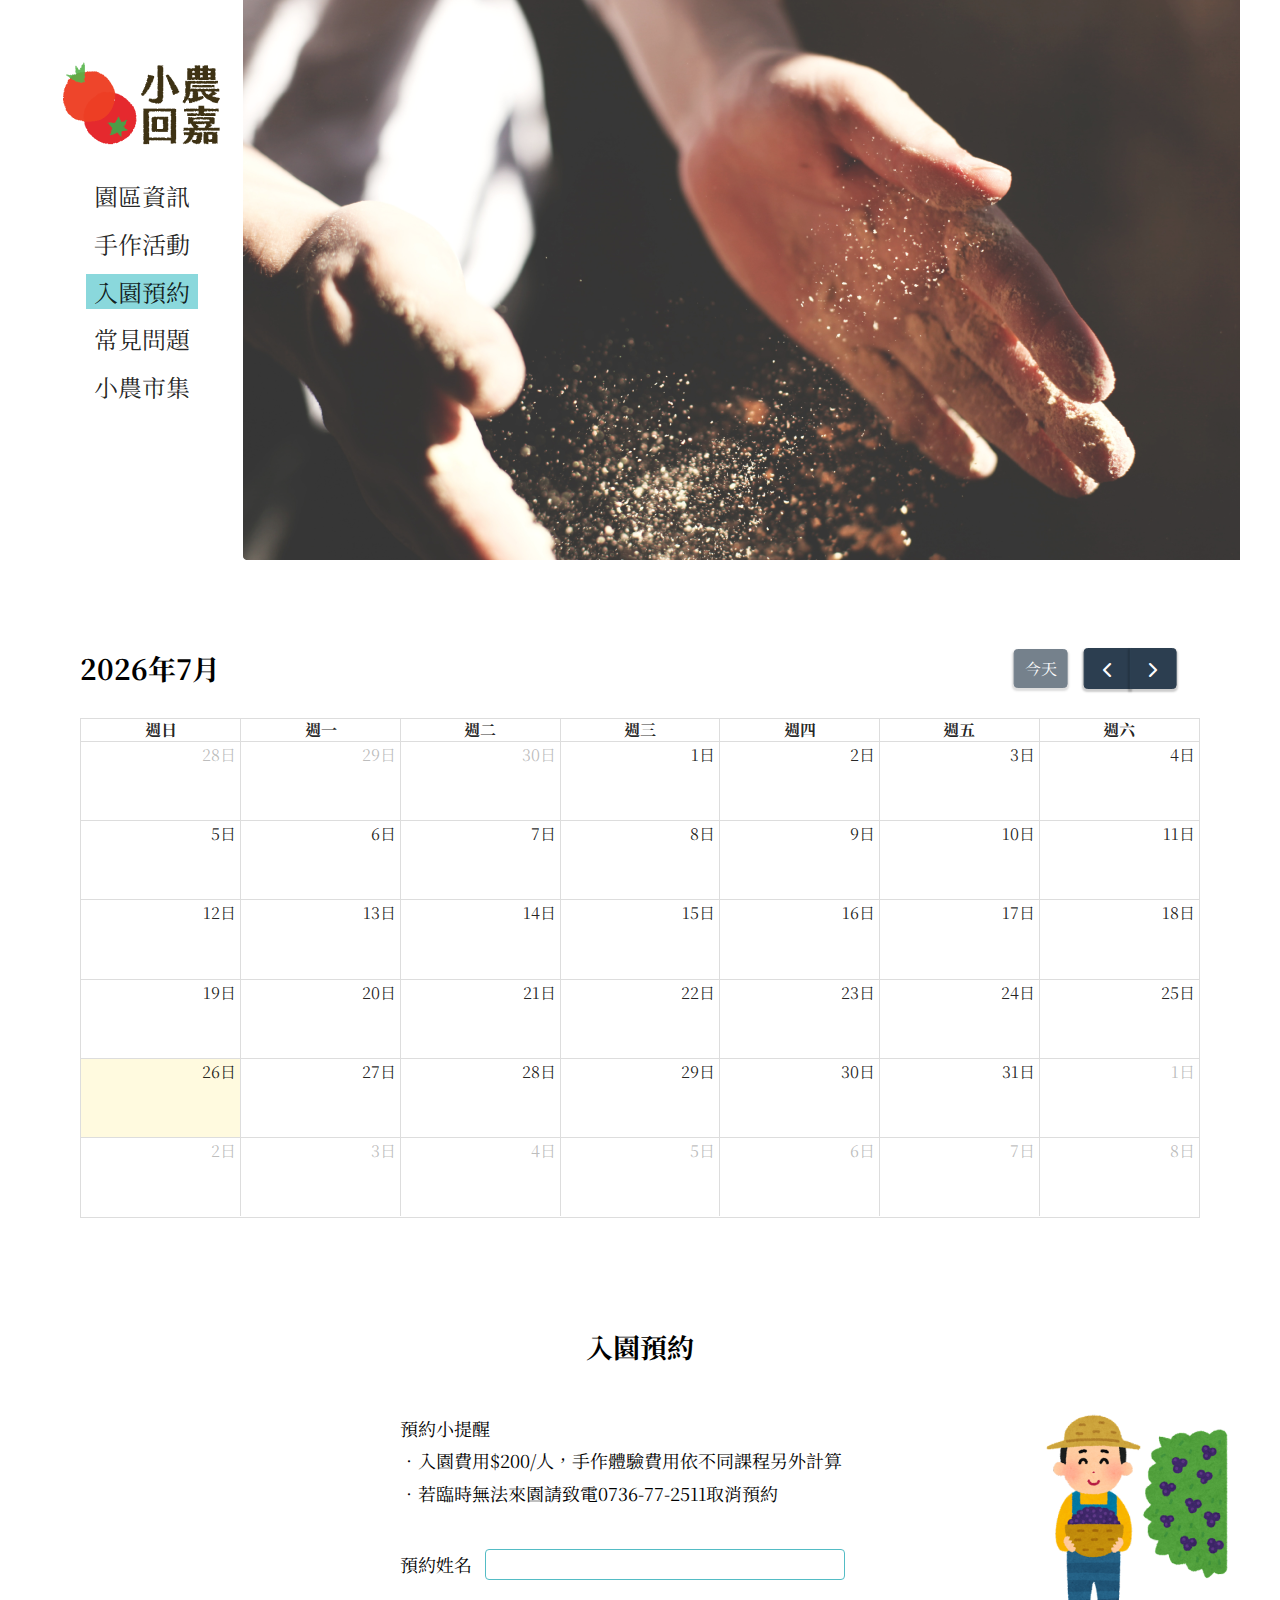
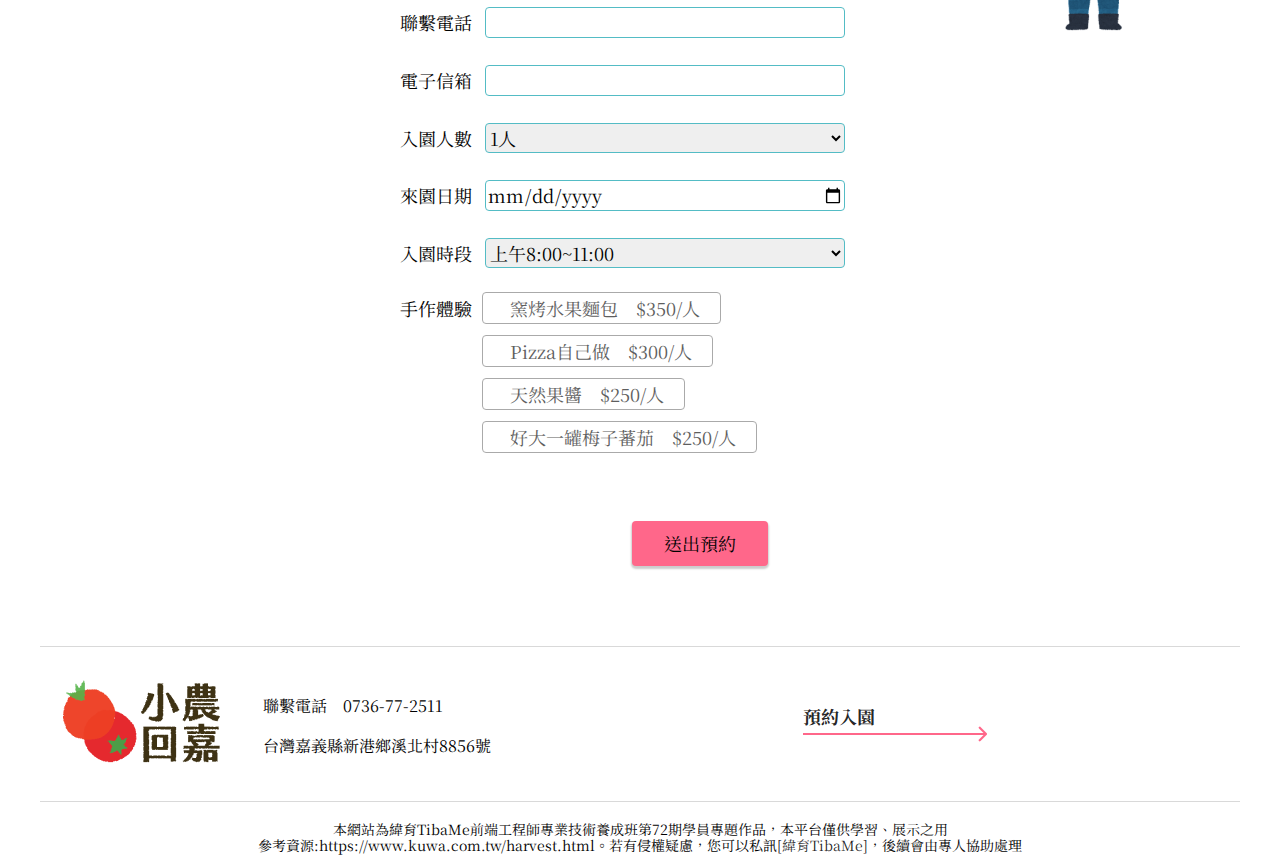
<file: reserve.html>
<!DOCTYPE html>
<html lang="zh-Hant">
  <head>
    <meta charset="UTF-8" />
    <meta http-equiv="X-UA-Compatible" content="IE=edge" />
    <meta name="viewport" content="width=device-width, initial-scale=1.0" />
    <title>小農回嘉 | 入園預約</title>
    <link rel="shortcut icon" href="./img/common/favorite-icon.png" />
    <link rel="preconnect" href="https://fonts.googleapis.com" />
    <link rel="preconnect" href="https://fonts.gstatic.com" crossorigin />
    <link
      href="https://fonts.googleapis.com/css2?family=Noto+Serif+TC:wght@400;700&display=swap"
      rel="stylesheet"
    />
    <link href="./css/normalize.css" rel="stylesheet" />
    <link href="./css/commonStyle.css" rel="stylesheet" />
    <link href="./css/header.css" rel="stylesheet" />
    <link href="./css/reserve.css" rel="stylesheet" />
    <link href="./css/footer.css" rel="stylesheet" />
    <link href="./fullCalendar/main.css" rel="stylesheet" />
  </head>
  <body>
    <!-- RWD的nav區域 -->
    <div class="rwd-header">
      <div class="rwd-top">
        <a href="./reserve.html">入園預約</a
        ><a href="./market.html">小農市集</a>
      </div>
      <div class="rwd-navbar">
        <a href="./index.html"
          ><img src="./img/common/rwd-nav-logo.png" class="rwd-logo"
        /></a>
        <img src="./img/common/rwd-nav-burger.png" class="burger" />
      </div>
      <div class="rwd-burger-list" style="display: none">
        <ul class="rwd-burger-list-item">
          <li><a href="./info.html">園區資訊</a></li>
          <li><a href="./handmade.html">手作活動</a></li>
          <li><a href="./reserve.html">入園預約</a></li>
          <li><a href="./qa.html">常見問題</a></li>
          <li><a href="./market.html">小農市集</a></li>
        </ul>
      </div>
    </div>
    <!-- 桌機的nav區域 -->
    <header>
      <nav>
        <a href="./index.html"
          ><img src="./img/common/logo.png" class="logo"
        /></a>
        <ul class="nav-list">
          <li><a href="./info.html">園區資訊</a></li>
          <li><a href="./handmade.html">手作活動</a></li>
          <li><a href="./reserve.html">入園預約</a></li>
          <li><a href="./qa.html">常見問題</a></li>
          <li><a href="./market.html">小農市集</a></li>
        </ul>
      </nav>
      <div><img src="./img/reserve/banner.png" class="banner" /></div>
    </header>

    <div class="calendar-container">
      <div id="calendar"></div>
    </div>

    <div class="form-container">
      <h2>入園預約</h2>
      <img src="./img/reserve/farmer.png" class="farmer" />
      <ul class="tips">
        預約小提醒
        <li>．入園費用$200/人，手作體驗費用依不同課程另外計算</li>
        <li>．若臨時無法來園請致電0736-77-2511取消預約</li>
      </ul>

      <form method="post" class="form-area">
        <label for="name">預約姓名</label>
        <input type="text" id="name" />
        <br />
        <br />
        <label for="phone">聯繫電話</label>
        <input type="text" id="phone" />
        <br />
        <br />
        <label for="mail">電子信箱</label>
        <input type="text" id="mail" />
        <br />
        <br />
        <label for="people">入園人數</label>
        <select name="numberOfP" id="people">
          <option value="1">1人</option>
          <option value="2">2人</option>
          <option value="3">3人</option>
          <option value="3">4人</option>
          <option value="3">5人</option>
          <option value="3">6人</option>
          <option value="3">7人</option>
          <option value="3">8人</option>
          <option value="3">9人</option>
          <option value="3">團體</option>
        </select>
        <br />
        <br />
        <label for="date">來園日期</label>
        <input type="date" id="date" placeholder="yyyy-mm-dd" />
        <br />
        <br />
        <label for="time">入園時段</label>
        <select name="numberOfP" id="time">
          <option value="am">上午8:00~11:00</option>
          <option value="pm">下午13:00-16:00</option>
        </select>
        <br />
        <br />
        <div class="handmade-container">
          <div class="title-container">
            <div class="title">手作體驗</div>
          </div>
          <div class="checkbox-container">
            <p>
              <input type="checkbox" name="handmade_1[]" id="option1" />
              <label for="option1">窯烤水果麵包　$350/人</label>
            </p>

            <p>
              <input type="checkbox" name="fhandmade_1[]" id="option2" />
              <label for="option2">Pizza自己做　$300/人</label>
            </p>
            <p>
              <input type="checkbox" name="fhandmade_1[]" id="option3" />
              <label for="option3">天然果醬　$250/人</label>
            </p>
            <p>
              <input type="checkbox" name="fhandmade_1[]" id="option4" />
              <label for="option4">好大一罐梅子蕃茄　$250/人</label>
            </p>
          </div>
        </div>
        <br />
        <br />
        <button type="button" id="submit-reserve">送出預約</button>
        <p class="confirmed" style="display: none">
          *
          預約已成功送出，請至信箱收信預約內容確認無誤，來園前一日工作人員會與您致電確認。
        </p>
      </form>
    </div>
    <!-- 頁尾 -->
    <footer>
      <div class="divider"></div>
      <div class="footer">
        <div class="footer-logo"><img src="./img/common/logo.png" /></div>
        <div class="info">
          <p>聯繫電話　0736-77-2511</p>
          <p>台灣嘉義縣新港鄉溪北村8856號</p>
        </div>
        <a href="./reserve.html" class="cta"
          >預約入園<img src="./img/common/arrow.png" class="arrow"
        /></a>
      </div>
      <div class="divider"></div>
      <div class="tibame">
        本網站為緯育TibaMe前端工程師專業技術養成班第72期學員專題作品，本平台僅供學習、展示之用<br />參考資源:https://www.kuwa.com.tw/harvest.html。若有侵權疑慮，您可以私訊<a
          href="https://www.facebook.com/TibaMe/"
          >[緯育TibaMe]</a
        >，後續會由專人協助處理
      </div>
    </footer>

    <a class="back_to_top" title="Наверх">&uarr;</a>
    <script src="./js/backtotop.js"></script>

    <script src="./fullCalendar/main.js"></script>
    <!-- 日曆轉成中文 -->
    <script src="./fullCalendar/locales-all.js"></script>
    <script>
      document.addEventListener("DOMContentLoaded", function () {
        var calendarEl = document.getElementById("calendar");
        var calendar = new FullCalendar.Calendar(calendarEl, {
          initialView: "dayGridMonth",
          locale: "zh-tw",
          navLinks: true,
          contentHeight: 500,
          events: [
            {
              title: "公休日",
              start: "2021-11-01",
              end: "false",
            },
            {
              title: "公休日",
              start: "2021-11-08",
              end: "false",
            },
            {
              title: "公休日",
              start: "2021-11-15",
              end: "false",
            },
            {
              title: "公休日",
              start: "2021-11-22",
              end: "false",
            },
            {
              title: "公休日",
              start: "2021-11-29",
              end: "false",
            },
            {
              title: "全日可預約",
              start: "2021-11-11",
              end: "false",
              backgroundColor: "#6EC565",
              borderColor: "#FAF8F5",
            },
            {
              title: "全日可預約",
              start: "2021-11-12",
              end: "false",
              backgroundColor: "#6EC565",
              borderColor: "#FAF8F5",
            },
            {
              title: "全日可預約",
              start: "2021-11-23",
              end: "false",
              backgroundColor: "#6EC565",
              borderColor: "#FAF8F5",
            },
            {
              title: "上午可預約",
              start: "2021-11-20",
              end: "2021-11-20T",
              backgroundColor: "#6EC565",
              borderColor: "#FAF8F5",
            },
            {
              title: "下午可預約",
              start: "2021-11-28",
              end: "2021-10-28T",
              backgroundColor: "#6EC565",
              borderColor: "#FAF8F5",
            },
          ],
        });
        calendar.render();
      });
    </script>
    <script src="./js/reserve.js"></script>
  </body>
</html>
</file>
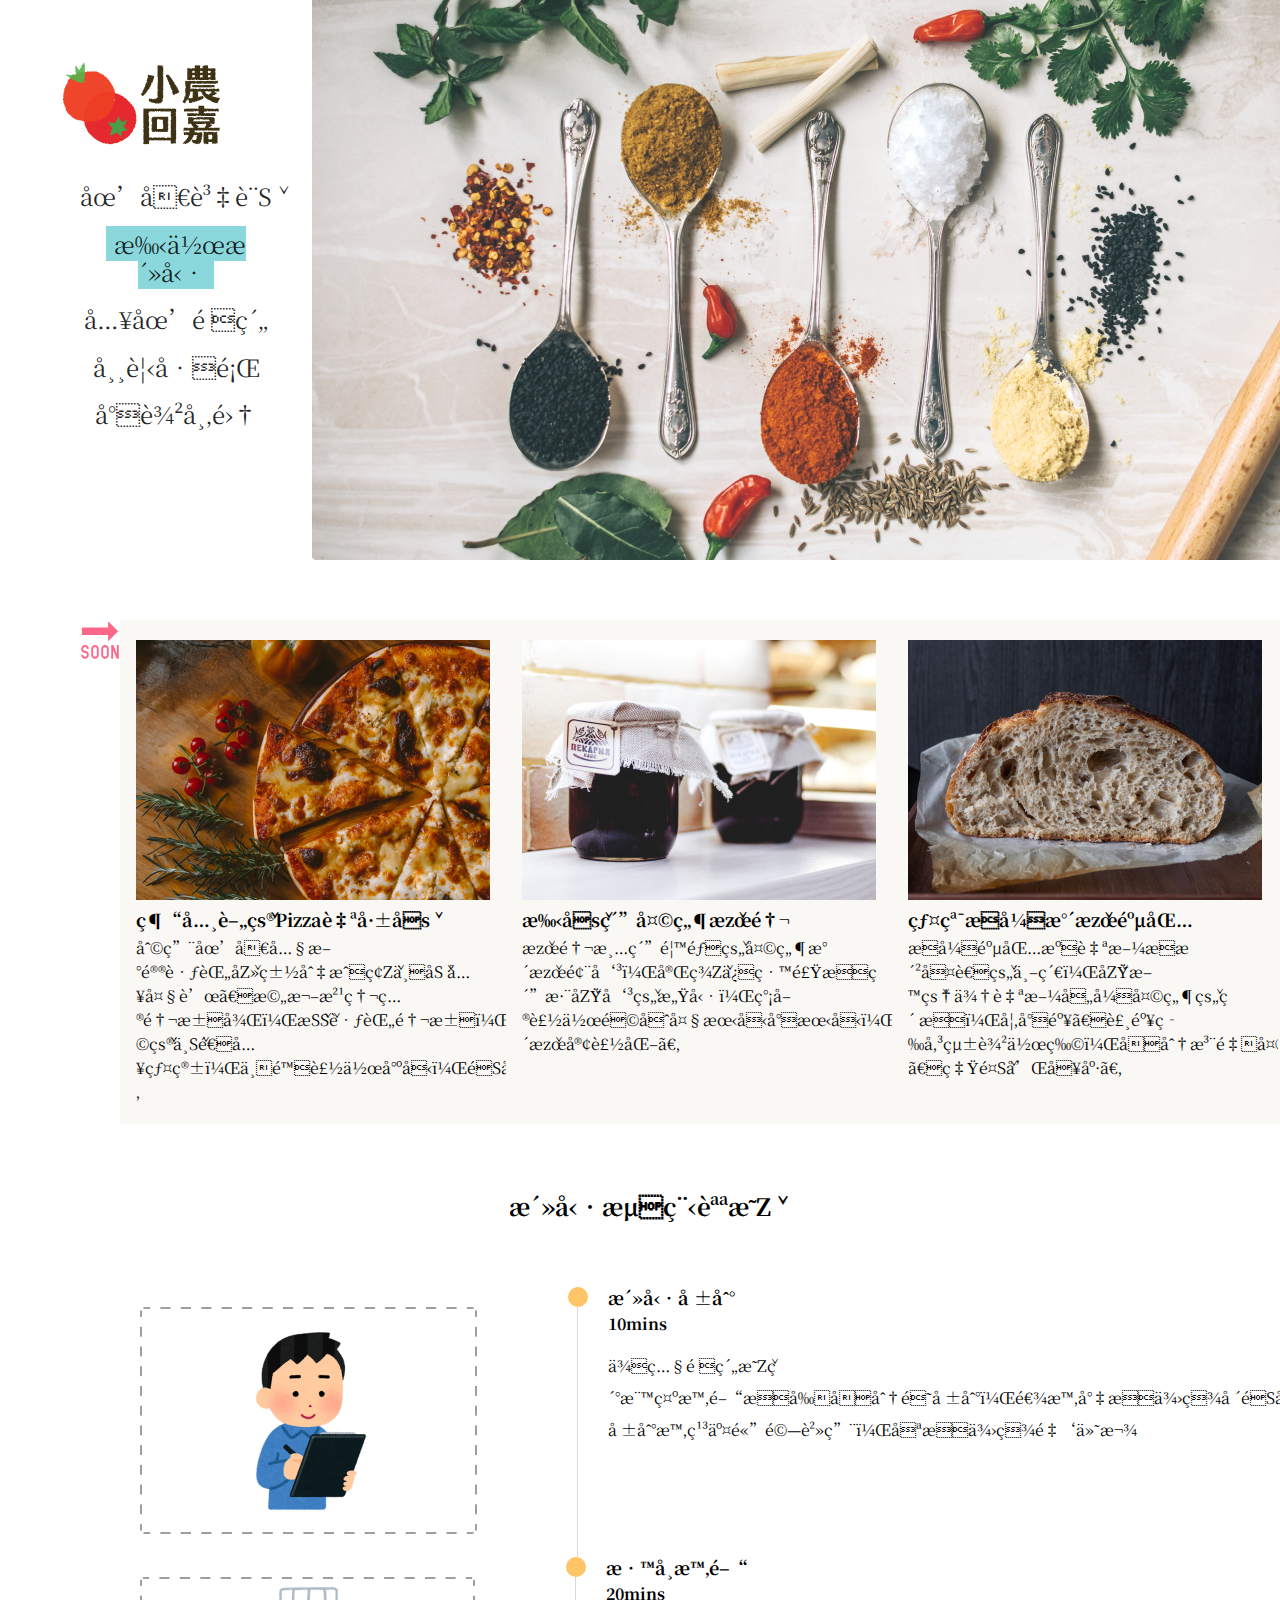
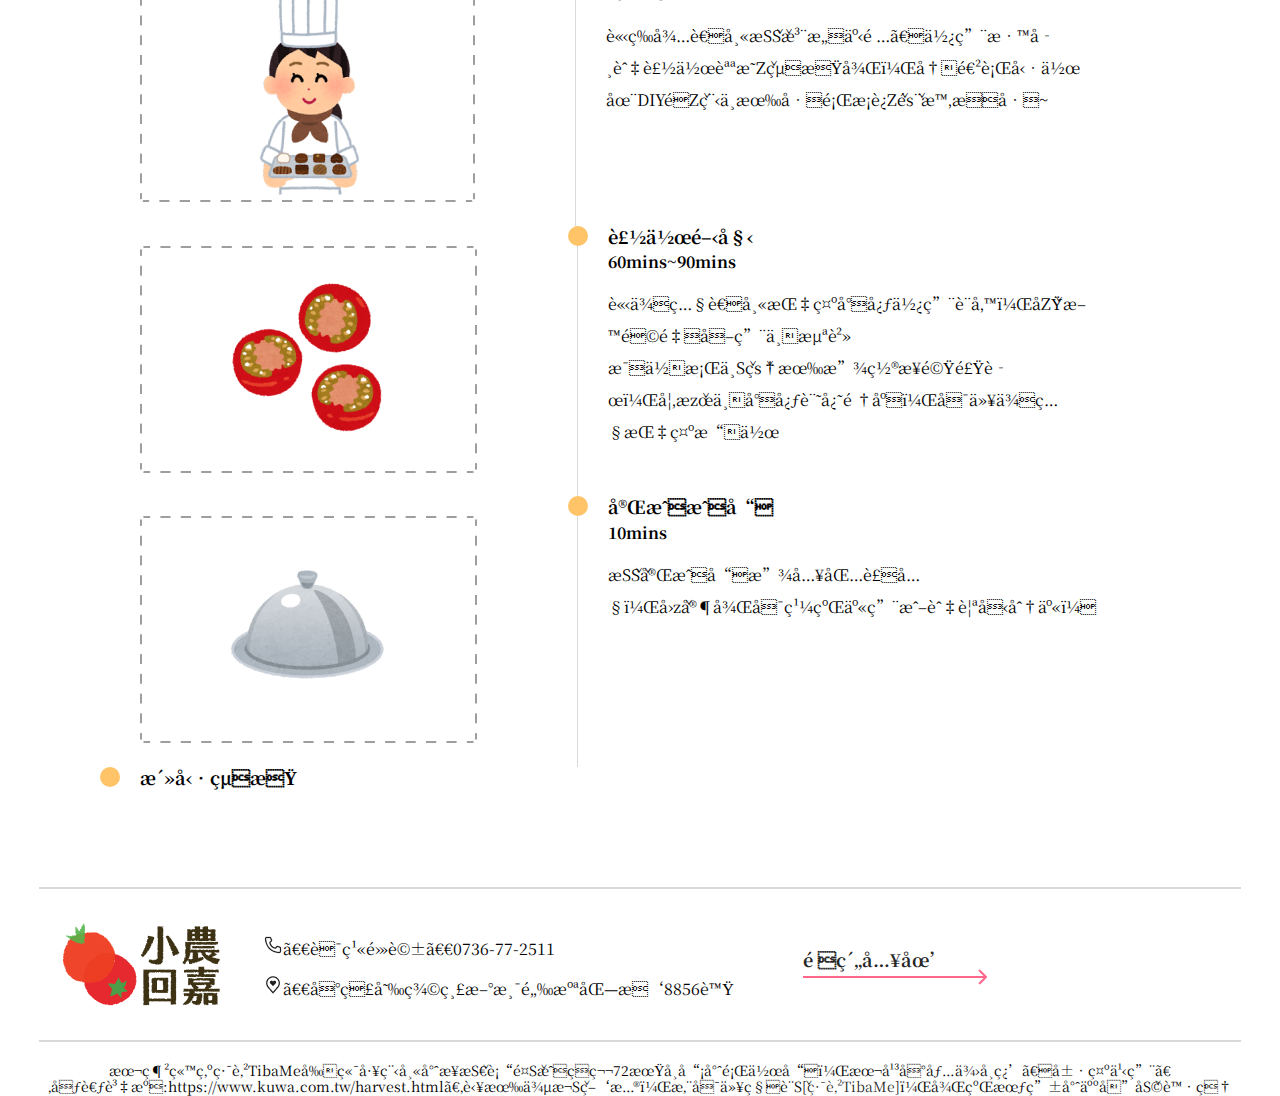
<file: html/handmade.html>
<!DOCTYPE html>
<html lang="en">
  <head>
    <meta charset="zh-Hant" />
    <meta http-equiv="X-UA-Compatible" content="IE=edge" />
    <meta name="viewport" content="width=device-width, initial-scale=1.0" />
    <title>小農回嘉 | 手作活動</title>
    <link rel="shortcut icon" href="../img/common/favorite-icon.png" />
    <link rel="preconnect" href="https://fonts.googleapis.com" />
    <link rel="preconnect" href="https://fonts.gstatic.com" crossorigin />
    <link
      href="https://fonts.googleapis.com/css2?family=Noto+Serif+TC:wght@400;700&display=swap"
      rel="stylesheet"
    />
    <link href="../css/normalize.css" rel="stylesheet" />
    <link href="../css/commonStyle.css" rel="stylesheet" />
    <link href="../css/header.css" rel="stylesheet" />
    <link href="../css/handmade.css" rel="stylesheet" />
    <link href="../css/footer.css" rel="stylesheet" />
  </head>
  <body>
    <header>
      <nav>
        <a href="../html/index.html"
          ><img src="../img/common/logo.png" class="logo"
        /></a>
        <ul class="nav-list">
          <li><a href="../html/info.html">園區資訊</a></li>
          <li><a href="../html/handmade.html">手作活動</a></li>
          <li><a href="../html/reserve.html">入園預約</a></li>
          <li><a href="../html/qa.html">常見問題</a></li>
          <li><a href="../html/market.html">小農市集</a></li>
        </ul>
      </nav>
      <img src="../img/handmade/banner.png" />
    </header>

    <!-- 課程列表 -->
    <div class="class-container">
      <img class="icon" src="../img/handmade/icon-soon-arrow.png" />
      <div class="class-card">
        <img src="../img/handmade/pizza.png" />
        <p class="class-title">經典薄皮Pizza自己做</p>
        <p class="class-content">
          利用園區內新鮮蕃茄去籽切成碎丁加入大蒜、橄欖油熬煮醬汁後，把蕃茄醬汁，抹在披薩皮上送入烤箱，不限製作尺吋，遊客可自行選擇。
        </p>
      </div>
      <div class="class-card">
        <img src="../img/handmade/jam.png" />
        <p class="class-title">手做純天然果醬</p>
        <p class="class-content">
          果醬清純香郁的天然水果風味，完美保留食材純淨原味的感動，簡單製作適合大朋友小朋友，果醬口味可使用遊客採摘水果客製化。
        </p>
      </div>
      <div class="class-card">
        <img src="../img/handmade/bread.png" />
        <p class="class-title">烤窯歐式水果麵包</p>
        <p class="class-content">
          歐式麵包源自於歐洲古老的世紀，原料皆來自於各式天然的素材，如小麥、裸麥等傳統農作物，十分注重天然、低糖、營養和健康。
        </p>
      </div>
      <div class="class-card">
        <img src="../img/handmade/tomato.png" />
        <p class="class-title">好大一罐梅子蕃茄</p>
        <p class="class-content">
          番茄具有天然茄紅素，營養補給增強保護力，炎熱的天氣，揮汗如雨、食慾不振，來一盤酸酸甜甜又多汁的梅子小蕃茄，馬上消暑。
        </p>
      </div>
    </div>

    <!-- 課程流程 -->
  </body>
  <h2>活動流程說明</h2>
  <ol class="rundown-container">
    <li class="rundown-list">
      <div class="comic"><img src="../img/handmade/checkin.png" /></div>
      <div class="rundown-content">
        <p class="rundown-title">活動報到</p>
        <p class="rundown-time">10mins</p>
        <p class="rundown-text">
          依照預約明細標示時間提前十分鐘報到，逾時將提供現場遊客後補<br />報到時繳交體驗費用，只提供現金付款
        </p>
      </div>
    </li>
    <li class="rundown-list">
      <div class="comic"><img src="../img/handmade/teach.png" /></div>
      <div class="rundown-content">
        <p class="rundown-title">教學時間</p>
        <p class="rundown-time">20mins</p>
        <p class="rundown-text">
          請等待老師把注意事項、使用教學與製作說明結束後，再進行動作<br />在DIY過程中有問題歡迎隨時提問~
        </p>
      </div>
    </li>
    <li class="rundown-list">
      <div class="comic"><img src="../img/handmade/start.png" /></div>
      <div class="rundown-content">
        <p class="rundown-title">製作開始</p>
        <p class="rundown-time">60mins~90mins</p>
        <p class="rundown-text">
          請依照老師指示小心使用設備，原料適量取用不浪費<br />每位桌上皆有放置步驟食譜，如果不小心記忘順序，可以依照指示操作
        </p>
      </div>
    </li>
    <li class="rundown-list">
      <div class="comic"><img src="../img/handmade/finish.png" /></div>
      <div class="rundown-content">
        <p class="rundown-title">完成成品</p>
        <p class="rundown-time">10mins</p>
        <p class="rundown-text">
          把完成品放入包裝內，回家後可繼續享用或與親友分享！
        </p>
      </div>
    </li>
    <li class="rundown-title-end">活動結束</li>
  </ol>

  <!-- 頁尾 -->
  <hr width="1200px" Color="#D9D9D9" />
  <footer>
    <div class="footer">
      <img src="../img/common/logo.png" />
      <div class="info">
        <p>
          <img src="../img/common/icon-phone.png" />　聯繫電話　0736-77-2511
        </p>
        <p>
          <img
            src="../img/common/icon-location-heart.png"
          />　台灣嘉義縣新港鄉溪北村8856號
        </p>
      </div>
      <a href="../html/reserve.html"
        >預約入園<img src="../img/common/arrow.png" class="arrow"
      /></a>
    </div>
  </footer>
  <hr width="1200px" Color="#D9D9D9" />
  <div class="tibame">
    本網站為緯育TibaMe前端工程師專業技術養成班第72期學員專題作品，本平台僅供學習、展示之用。參考資源:https://www.kuwa.com.tw/harvest.html。若有侵權疑慮，您可以私訊<a
      href="https://www.facebook.com/TibaMe/"
      >[緯育TibaMe]</a
    >，後續會由專人協助處理
  </div>
</html>
</file>
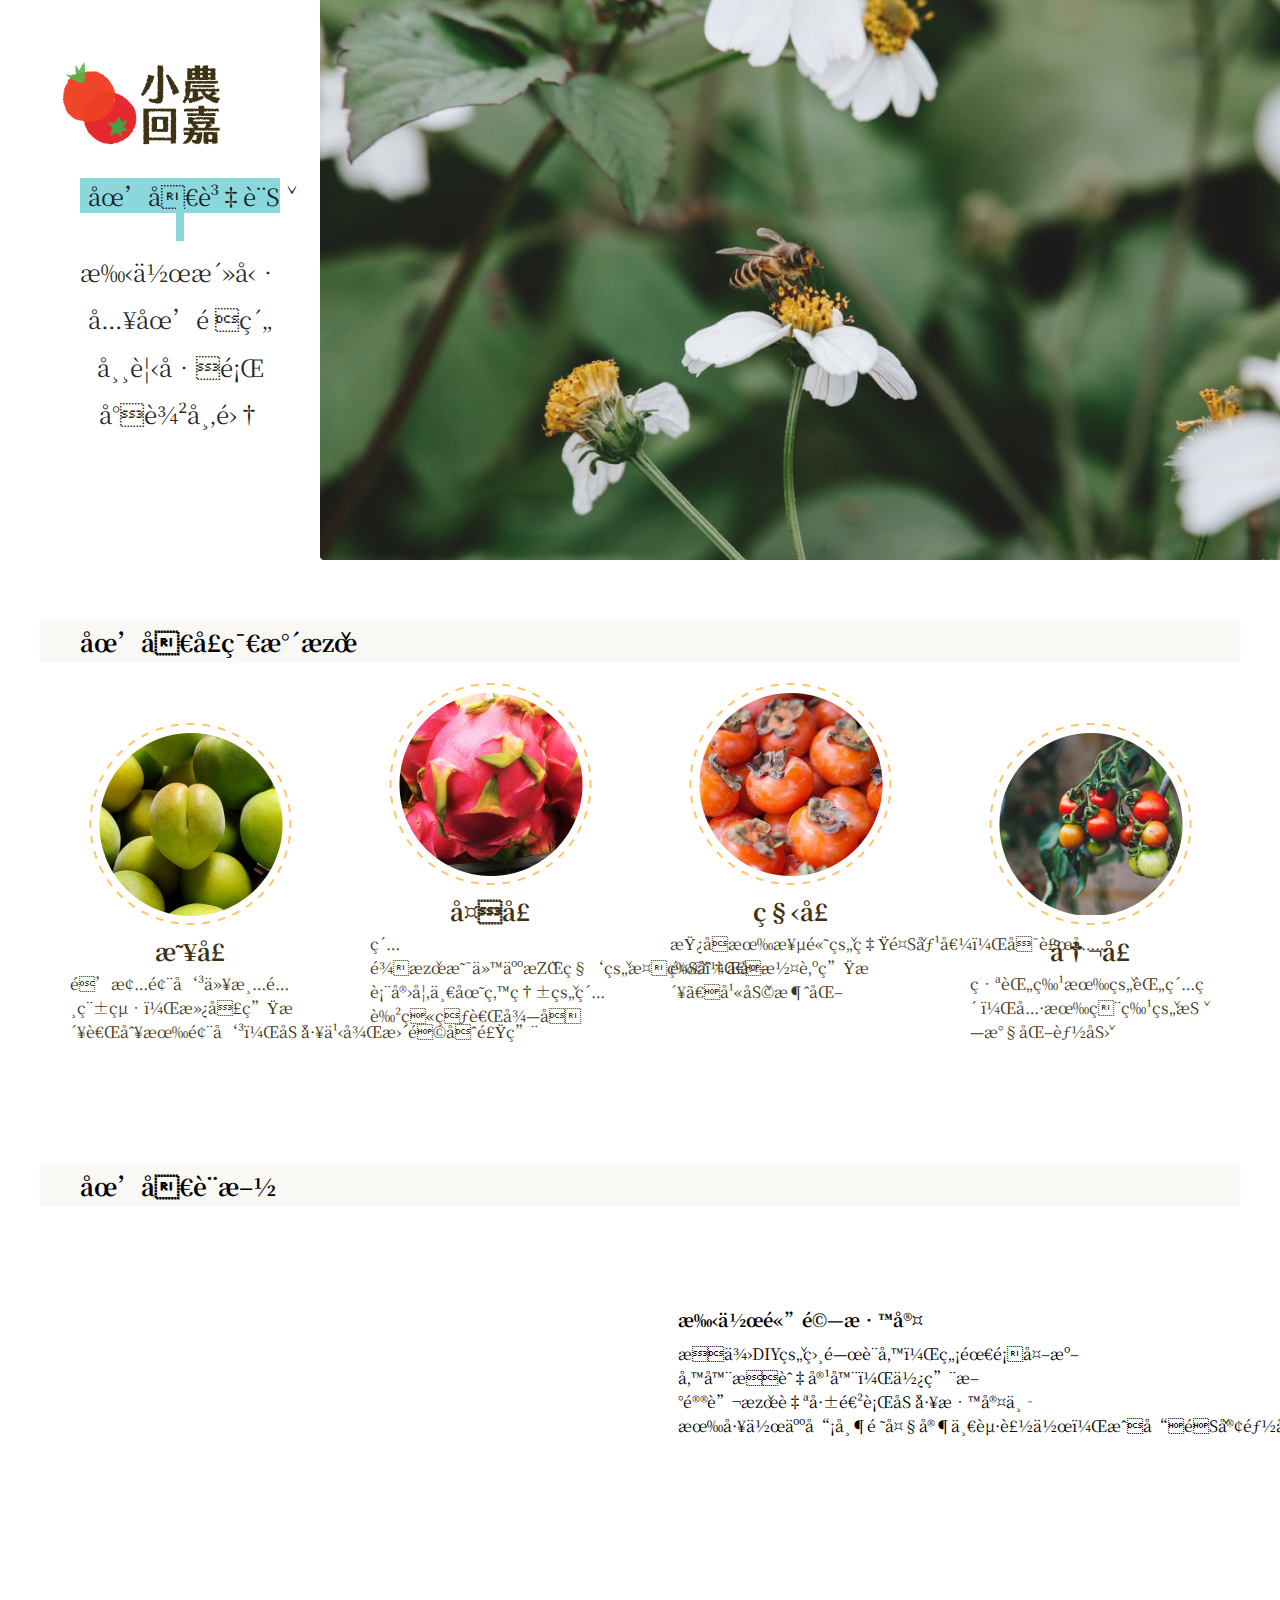
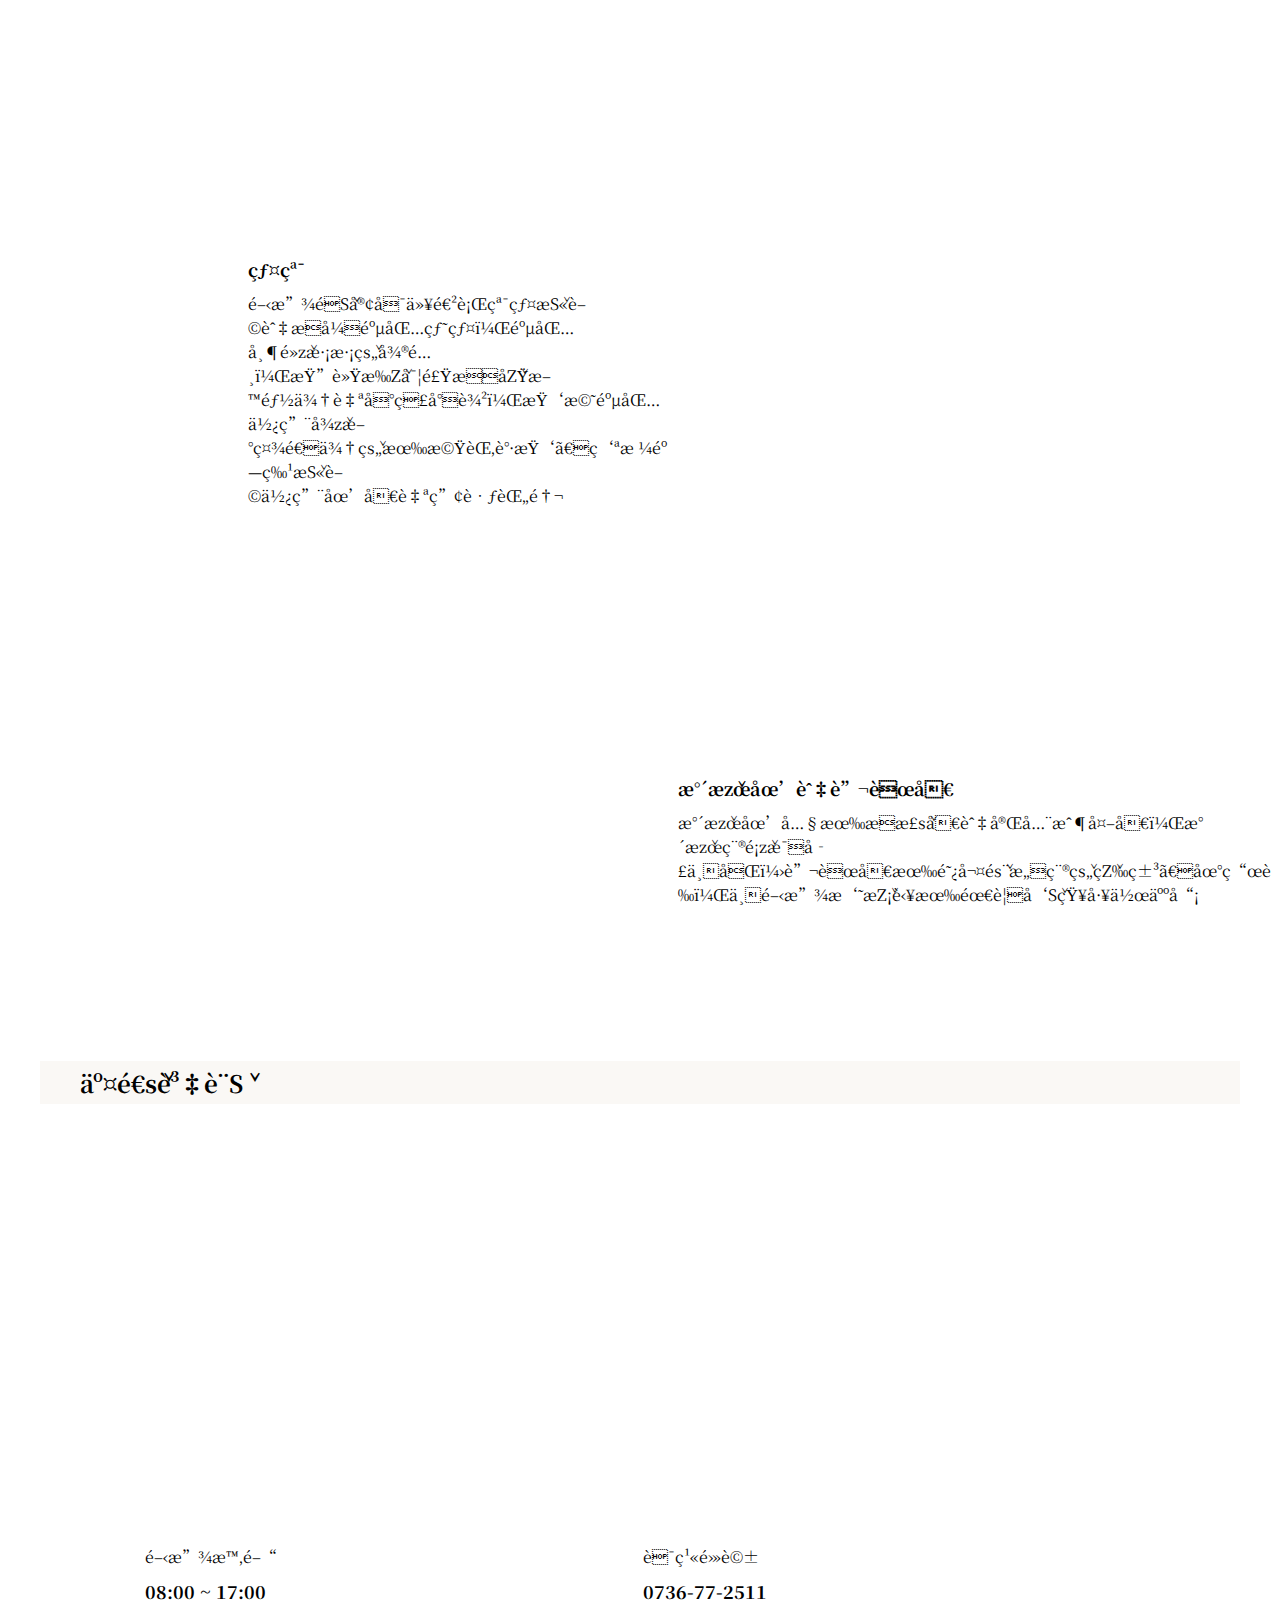
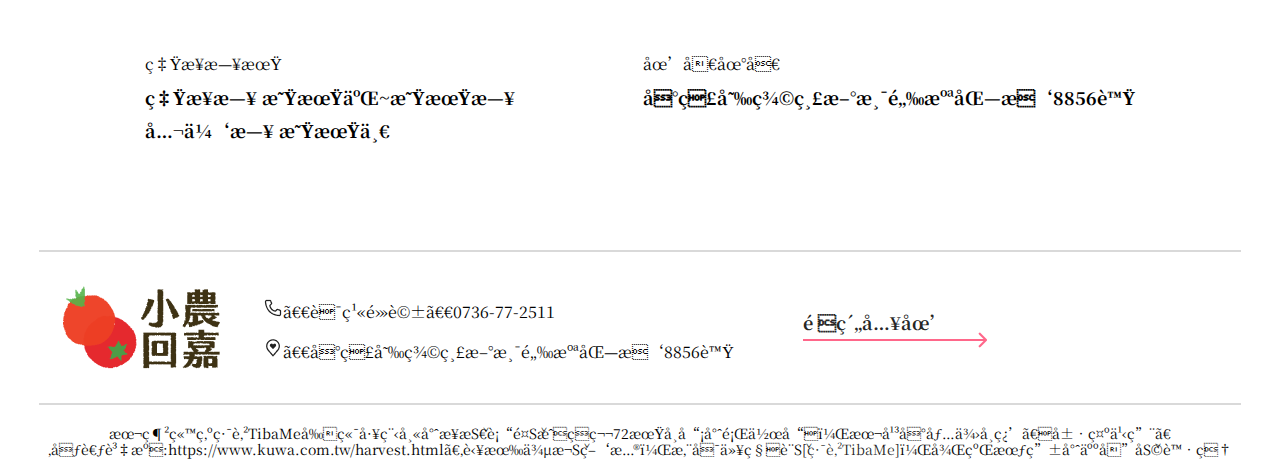
<file: html/info.html>
<!DOCTYPE html>
<html lang="en">
  <head>
    <meta charset="zh-Hant" />
    <meta http-equiv="X-UA-Compatible" content="IE=edge" />
    <meta name="viewport" content="width=device-width, initial-scale=1.0" />
    <title>小農回嘉 | 園區資訊</title>
    <link rel="shortcut icon" href="../img/common/favorite-icon.png" />
    <link rel="preconnect" href="https://fonts.googleapis.com" />
    <link rel="preconnect" href="https://fonts.gstatic.com" crossorigin />
    <link
      href="https://fonts.googleapis.com/css2?family=Noto+Serif+TC:wght@400;700&display=swap"
      rel="stylesheet"
    />
    <link href="../css/normalize.css" rel="stylesheet" />
    <link href="../css/commonStyle.css" rel="stylesheet" />
    <link href="../css/header.css" rel="stylesheet" />
    <link href="../css/info.css" rel="stylesheet" />
    <link href="../css/footer.css" rel="stylesheet" />
    <link href="../css/aos.css" rel="stylesheet" />
  </head>
  <body>
    <header>
      <nav>
        <a href="../html/index.html"
          ><img src="../img/common/logo.png" class="logo"
        /></a>
        <ul class="nav-list">
          <li><a href="../html/info.html">園區資訊</a></li>
          <li><a href="../html/handmade.html">手作活動</a></li>
          <li><a href="../html/reserve.html">入園預約</a></li>
          <li><a href="../html/qa.html">常見問題</a></li>
          <li><a href="../html/market.html">小農市集</a></li>
        </ul>
      </nav>
      <img src="../img/info/banner.png" />
    </header>

    <!-- 季節水果 -->
    <h2>園區季節水果</h2>
    <div class="fruit-container">
      <div class="fruit-card">
        <img src="../img/info/spring-fruit.png" />
        <p class="fruit-title">春季</p>
        <p class="fruit-content">
          青梅風味以清酸稱絕，滿口生津而別有風味，加工之後更適合食用
        </p>
      </div>
      <div class="fruit-card">
        <img src="../img/info/summer-fruit.png" />
        <p class="fruit-title">夏季</p>
        <p class="fruit-content">
          紅龍果是仙人掌科的植物，外表宛如一團炙熱的紅色火球而得名
        </p>
      </div>
      <div class="fruit-card">
        <img src="../img/info/autumn-fruit.png" />
        <p class="fruit-title">秋季</p>
        <p class="fruit-content">
          柿子有極高的營養價值，可補充養分、潤肺生津、幫助消化
        </p>
      </div>
      <div class="fruit-card">
        <img src="../img/info/winter-fruit.png" />
        <p class="fruit-title">冬季</p>
        <p class="fruit-content">番茄特有的茄紅素，具有獨特的抗氧化能力</p>
      </div>
    </div>

    <main>
      <!-- 園區設施 -->
      <h2>園區設施</h2>
      <div class="classroom-container">
        <img src="../img/info/classroom.png" data-aos="zoom-in" />
        <div class="classroom-text-area">
          <p class="title">手作體驗教室</p>
          <p class="content">
            提供DIY的相關設備，無需額外準備器材與容器，使用新鮮蔬果自己進行加工教室中有工作人員帶領大家一起製作，成品遊客都可以自行帶回
          </p>
        </div>
      </div>

      <div class="bake-container">
        <div class="bake-text-area">
          <p class="title">烤窯</p>
          <p class="content">
            開放遊客可以進行窯烤披薩與歐式麵包烘烤，麵包帶點淡淡的微酸，柔軟扎實食材原料都來自台灣小農，柑橘麵包使用從新社送來的有機茂谷柑、瑪格麗特披薩使用園區自產蕃茄醬
          </p>
        </div>
        <img src="../img/info/bake.png" data-aos="zoom-in" />
      </div>

      <div class="farm-container">
        <img src="../img/info/farm.png" data-aos="zoom-in" />
        <div class="farm-text-area">
          <p class="title">水果園與蔬菜區</p>
          <p class="content">
            水果園內有搭棚區與完全戶外區，水果種類每季不同；蔬菜區有阿嬤隨意種的玉米、地瓜葉、蔥等，不開放摘採若有需要告知工作人員
          </p>
        </div>
      </div>

      <!-- 交通資訊 -->
      <h2 class="traffic">交通資訊</h2>
      <iframe
        class="googlemap"
        src="https://www.google.com/maps/embed?pb=!1m18!1m12!1m3!1d14080.682920281732!2d120.34278886447905!3d23.519183806228156!2m3!1f0!2f0!3f0!3m2!1i1024!2i768!4f13.1!3m3!1m2!1s0x346e9608bfeb428f%3A0x81ed49dafe07498b!2z5ZiJ576p57ij5paw5riv6YSJMTY257ij6YGT!5e0!3m2!1szh-TW!2stw!4v1634381883546!5m2!1szh-TW!2stw"
        width="794"
        height="400"
        style="border: 0"
        allowfullscreen=""
        loading="lazy"
      ></iframe>

      <div class="traffic-container">
        <div class="traffic-container-top">
          <div class="traffic-card">
            <p class="traffic-title">開放時間</p>
            <p class="traffic-content">08:00 ~ 17:00</p>
          </div>
          <div class="traffic-card">
            <p class="traffic-title">營業日期</p>
            <p class="traffic-content">
              營業日 星期二~星期日<br />公休日 星期一
            </p>
          </div>
        </div>
        <div class="traffic-container-bottom">
          <div class="traffic-card">
            <p class="traffic-title">聯繫電話</p>
            <p class="traffic-content">0736-77-2511</p>
          </div>
          <div class="traffic-card">
            <p class="traffic-title">園區地址</p>
            <p class="traffic-content">台灣嘉義縣新港鄉溪北村8856號</p>
          </div>
        </div>
      </div>
    </main>

    <!-- 頁尾 -->
    <hr width="1200px" Color="#D9D9D9" />
    <footer>
      <div class="footer">
        <img src="../img/common/logo.png" />
        <div class="info">
          <p>
            <img src="../img/common/icon-phone.png" />　聯繫電話　0736-77-2511
          </p>
          <p>
            <img
              src="../img/common/icon-location-heart.png"
            />　台灣嘉義縣新港鄉溪北村8856號
          </p>
        </div>
        <a href="../html/reserve.html"
          >預約入園<img src="../img/common/arrow.png" class="arrow"
        /></a>
      </div>
    </footer>
    <hr width="1200px" Color="#D9D9D9" />
    <div class="tibame">
      本網站為緯育TibaMe前端工程師專業技術養成班第72期學員專題作品，本平台僅供學習、展示之用。參考資源:https://www.kuwa.com.tw/harvest.html。若有侵權疑慮，您可以私訊<a
        href="https://www.facebook.com/TibaMe/"
        >[緯育TibaMe]</a
      >，後續會由專人協助處理
    </div>

    <!-- AOS -->
    <script src="https://unpkg.com/aos@2.3.1/dist/aos.js"></script>
    <script>
      AOS.init();
    </script>
  </body>
</html>
</file>
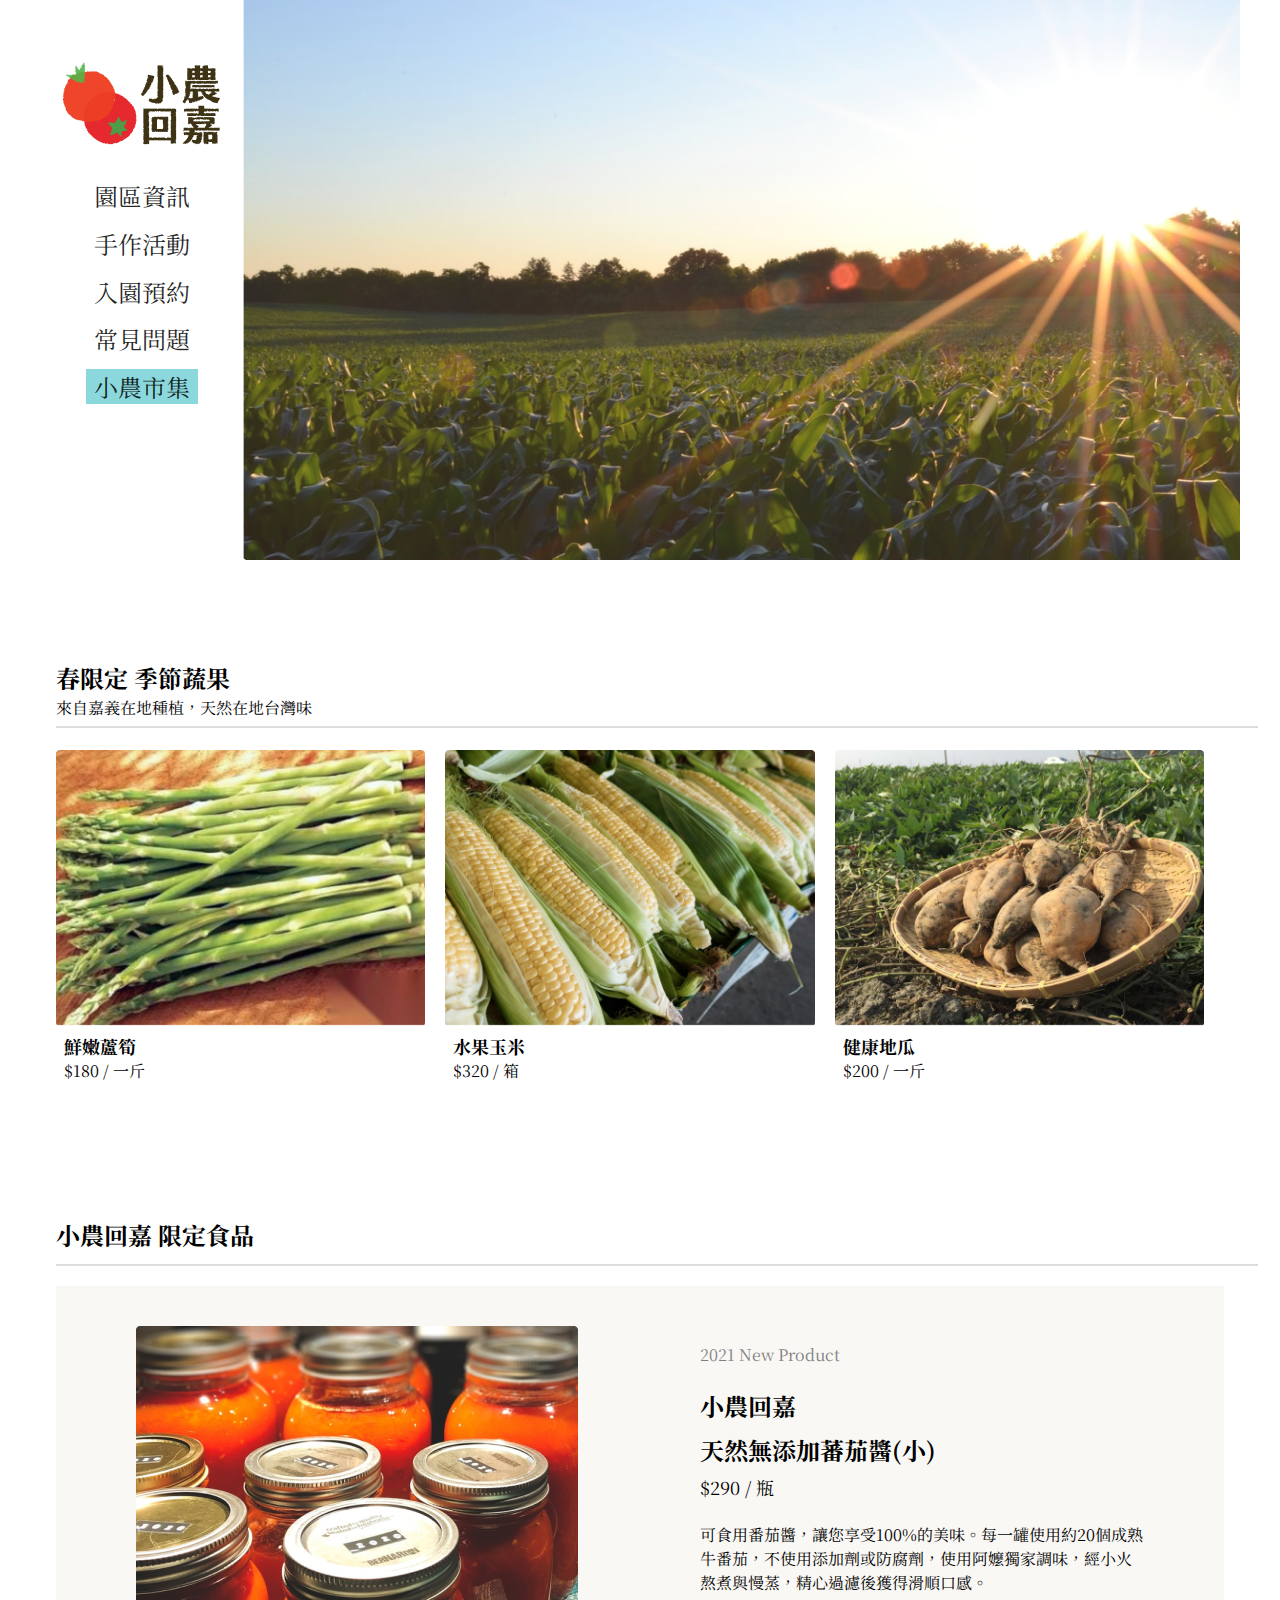
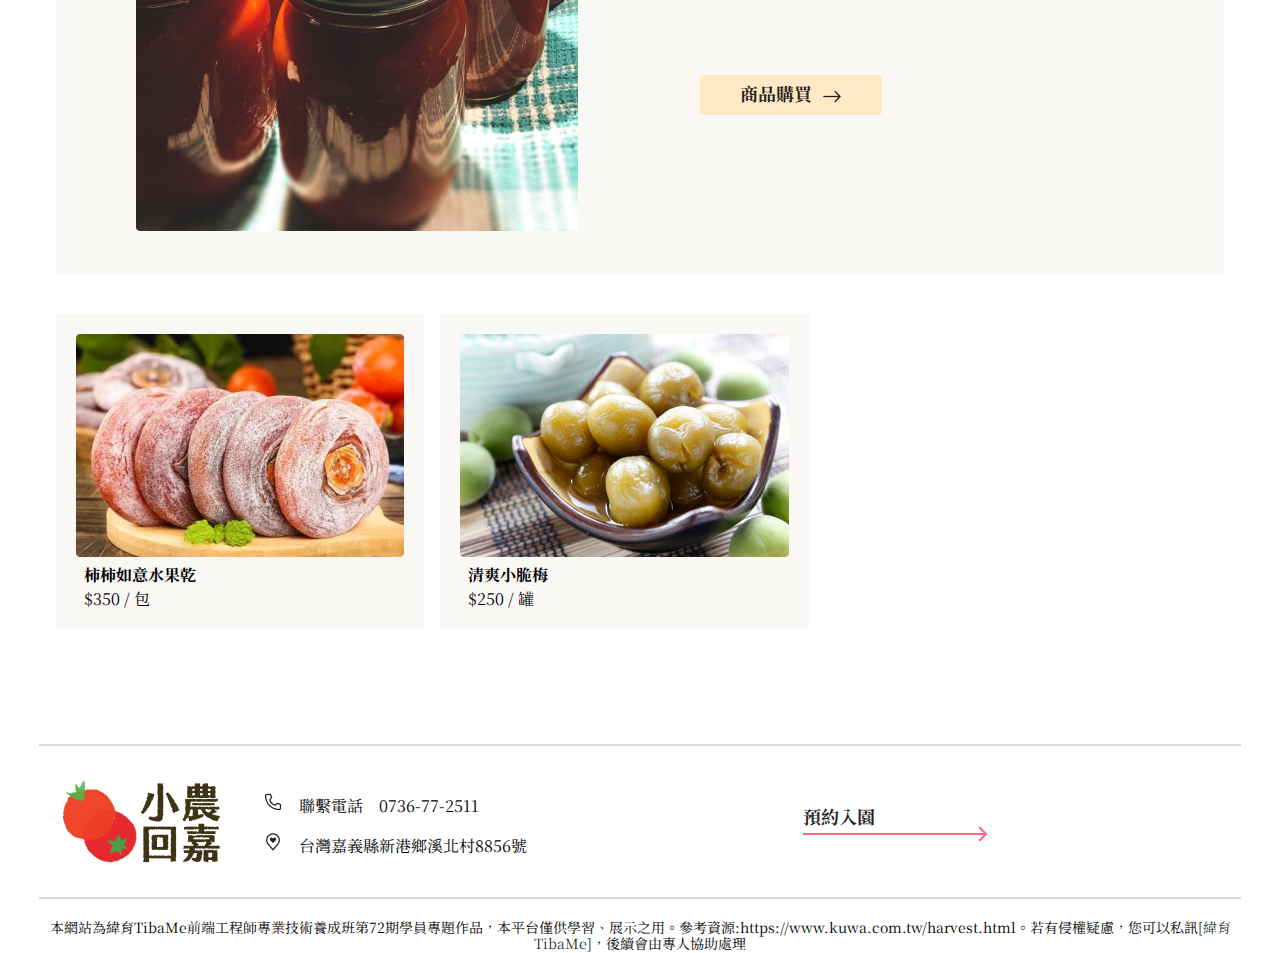
<file: html/market.html>
<!DOCTYPE html>
<html lang="zh-Hant">
  <head>
    <meta charset="UTF-8" />
    <meta http-equiv="X-UA-Compatible" content="IE=edge" />
    <meta name="viewport" content="width=device-width, initial-scale=1.0" />
    <title>小農回嘉 | 小農市集</title>
    <link rel="shortcut icon" href="../img/common/favorite-icon.png" />
    <link rel="preconnect" href="https://fonts.googleapis.com" />
    <link rel="preconnect" href="https://fonts.gstatic.com" crossorigin />
    <link
      href="https://fonts.googleapis.com/css2?family=Noto+Serif+TC:wght@400;700&display=swap"
      rel="stylesheet"
    />
    <link href="../css/normalize.css" rel="stylesheet" />
    <link href="../css/commonStyle.css" rel="stylesheet" />
    <link href="../css/header.css" rel="stylesheet" />
    <link href="../css/market.css" rel="stylesheet" />
    <link href="../css/footer.css" rel="stylesheet" />
  </head>
  <body>
    <header>
      <nav>
        <a href="../html/index.html"
          ><img src="../img/common/logo.png" class="logo"
        /></a>
        <ul class="nav-list">
          <li><a href="../html/info.html">園區資訊</a></li>
          <li><a href="../html/handmade.html">手作活動</a></li>
          <li><a href="../html/reserve.html">入園預約</a></li>
          <li><a href="../html/qa.html">常見問題</a></li>
          <li><a href="../html/market.html">小農市集</a></li>
        </ul>
      </nav>
      <img src="../img/market/banner.png" />
    </header>

    <!-- 蔬菜區 -->
    <div class="vegetable-container">
      <h2>春限定 季節蔬果</h2>
      <p class="subtitle">來自嘉義在地種植，天然在地台灣味</p>
      <hr width="1200px" Color="#DDDDDD" />
      <div class="vegetable-content">
        <div class="vegetable-card">
          <img src="../img/market/asparagus.png" />
          <p class="vegetable-title">鮮嫩蘆筍</p>
          <p class="vegetable-price">$180 / 一斤</p>
        </div>
        <div class="vegetable-card">
          <img src="../img/market/corn.png" />
          <p class="vegetable-title">水果玉米</p>
          <p class="vegetable-price">$320 / 箱</p>
        </div>
        <div class="vegetable-card">
          <img src="../img/market/sweetpotato.png" />
          <p class="vegetable-title">健康地瓜</p>
          <p class="vegetable-price">$200 / 一斤</p>
        </div>
      </div>
    </div>

    <!-- 產品區 -->
    <div class="product-container">
      <h2>小農回嘉 限定食品</h2>
      <hr width="1200px" Color="#DDDDDD" />
      <div class="main-product-container">
        <div class="main-product-img">
          <img src="../img/market/ketchup.png" />
        </div>
        <div class="main-product-content">
          <p class="new">2021 New Product</p>
          <p class="main-product-title">
            小農回嘉<br />
            天然無添加蕃茄醬(小)
          </p>
          <p class="main-product-price">$290 / 瓶</p>
          <p class="main-product-info">
            可食用番茄醬，讓您享受100%的美味。每一罐使用約20個成熟牛番茄，不使用添加劑或防腐劑，使用阿嬤獨家調味，經小火熬煮與慢蒸，精心過濾後獲得滑順口感。
          </p>
          <a href="../html/product.html" class="shopping"
            >商品購買<img src="../img/market/icon_arrow-right.png"
          /></a>
        </div>
      </div>
      <div class="second-product-container">
        <div class="second-product-card">
          <img src="../img/market/driedFruit.png" />
          <p class="second-product-title">柿柿如意水果乾</p>
          <p class="second-product-price">$350 / 包</p>
        </div>
        <div class="second-product-card">
          <img src="../img/market/plum.png" />
          <p class="second-product-title">清爽小脆梅</p>
          <p class="second-product-price">$250 / 罐</p>
        </div>
      </div>
    </div>
  </body>
  <!-- 頁尾 -->
  <hr width="1200px" Color="#D9D9D9" />
  <footer>
    <div class="footer">
      <img src="../img/common/logo.png" />
      <div class="info">
        <p>
          <img src="../img/common/icon-phone.png" />　聯繫電話　0736-77-2511
        </p>
        <p>
          <img
            src="../img/common/icon-location-heart.png"
          />　台灣嘉義縣新港鄉溪北村8856號
        </p>
      </div>
      <a href="../html/reserve.html"
        >預約入園<img src="../img/common/arrow.png" class="arrow"
      /></a>
    </div>
  </footer>
  <hr width="1200px" Color="#D9D9D9" />
  <div class="tibame">
    本網站為緯育TibaMe前端工程師專業技術養成班第72期學員專題作品，本平台僅供學習、展示之用。參考資源:https://www.kuwa.com.tw/harvest.html。若有侵權疑慮，您可以私訊<a
      href="https://www.facebook.com/TibaMe/"
      >[緯育TibaMe]</a
    >，後續會由專人協助處理
  </div>
</html>
</file>
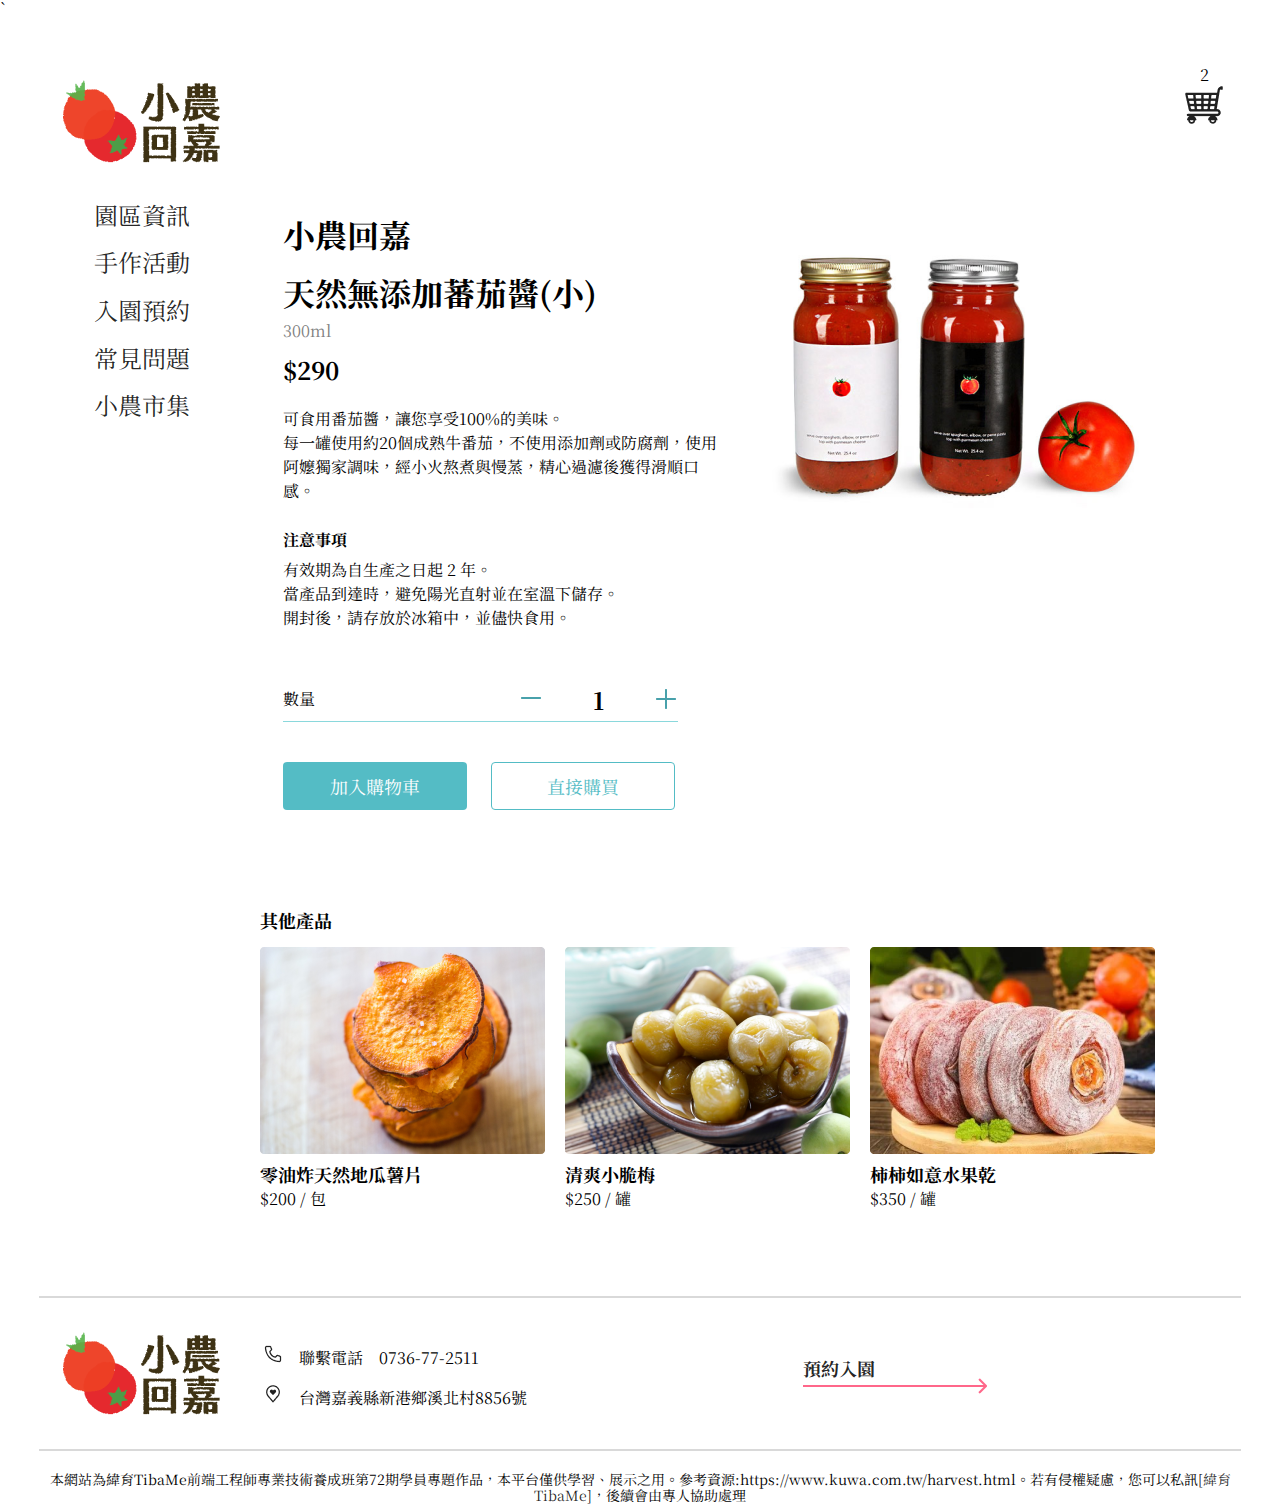
<file: html/product.html>
<!DOCTYPE html>
<html lang="zh-Hant">
  <head>
    <meta charset="UTF-8" />
    <meta http-equiv="X-UA-Compatible" content="IE=edge" />
    <meta name="viewport" content="width=device-width, initial-scale=1.0" />
    <title>小農回嘉 | 天然無添加蕃茄醬(小)</title>
    <link rel="shortcut icon" href="../img/common/favorite-icon.png" />
    <link rel="preconnect" href="https://fonts.googleapis.com" />
    <link rel="preconnect" href="https://fonts.gstatic.com" crossorigin />
    <link
      href="https://fonts.googleapis.com/css2?family=Noto+Serif+TC:wght@400;700&display=swap"
      rel="stylesheet"
    />
    <link href="../css/normalize.css" rel="stylesheet" />
    `
    <link href="../css/commonStyle.css" rel="stylesheet" />
    <link href="../css/header.css" rel="stylesheet" />
    <link href="../css/product.css" rel="stylesheet" />
    <link href="../css/footer.css" rel="stylesheet" />
    <script src="../js/product.js"></script>
  </head>
  <body>
    <div class="top-container">
      <header>
        <nav>
          <a href="../html/index.html"
            ><img src="../img/common/logo.png" class="logo"
          /></a>
          <ul class="nav-list">
            <li><a href="../html/info.html">園區資訊</a></li>
            <li><a href="../html/handmade.html">手作活動</a></li>
            <li><a href="../html/reserve.html">入園預約</a></li>
            <li><a href="../html/qa.html">常見問題</a></li>
            <li><a href="../html/market.html">小農市集</a></li>
          </ul>
        </nav>
      </header>

      <div class="product-container">
        <div class="shopping-cart">
          <p class="shopping-cart-number">2</p>
          <img src="../img/product/icon_shopping-cart.png" />
        </div>
        <div class="product-info-container">
          <h1>
            小農回嘉<br />
            天然無添加蕃茄醬(小)
          </h1>
          <p class="ml">300ml</p>
          <p class="product-price">$290</p>
          <p class="product-text">
            可食用番茄醬，讓您享受100%的美味。<br />
            每一罐使用約20個成熟牛番茄，不使用添加劑或防腐劑，使用阿嬤獨家調味，經小火熬煮與慢蒸，精心過濾後獲得滑順口感。
          </p>
          <p class="product-subtitle">注意事項</p>
          <p class="product-text">
            有效期為自生產之日起 2 年。 <br />
            當產品到達時，避免陽光直射並在室溫下儲存。 <br />
            開封後，請存放於冰箱中，並儘快食用。
          </p>
          <!-- 數量區塊 -->
          <div class="count-container">
            <p>數量</p>
            <img id="minus" src="../img/product/icon_minus.png" />
            <div id="product-count" class="number">1</div>
            <img id="add" src="../img/product/icon_add.png" />
          </div>
          <div class="button-container">
            <button>加入購物車</button>
            <button>直接購買</button>
          </div>
        </div>

        <div>
          <img src="../img/product/product_img.png" class="product-img" />
        </div>
      </div>
    </div>

    <p class="other-product">其他產品</p>
    <div class="bottom-container">
      <div class="card">
        <img src="../img/product/sweetpotato.png" />
        <p class="other-product-title">零油炸天然地瓜薯片</p>
        <p class="other-product-price">$200 / 包</p>
      </div>
      <div class="card">
        <img src="../img/product/plum.png" />
        <p class="other-product-title">清爽小脆梅</p>
        <p class="other-product-price">$250 / 罐</p>
      </div>
      <div class="card">
        <img src="../img/product/fruit.png" />
        <p class="other-product-title">柿柿如意水果乾</p>
        <p class="other-product-price">$350 / 罐</p>
      </div>
    </div>
  </body>
  <!-- 頁尾 -->
  <hr width="1200px" Color="#D9D9D9" />
  <footer>
    <div class="footer">
      <img src="../img/common/logo.png" />
      <div class="info">
        <p>
          <img src="../img/common/icon-phone.png" />　聯繫電話　0736-77-2511
        </p>
        <p>
          <img
            src="../img/common/icon-location-heart.png"
          />　台灣嘉義縣新港鄉溪北村8856號
        </p>
      </div>
      <a href="../html/reserve.html"
        >預約入園<img src="../img/common/arrow.png" class="arrow"
      /></a>
    </div>
  </footer>
  <hr width="1200px" Color="#D9D9D9" />
  <div class="tibame">
    本網站為緯育TibaMe前端工程師專業技術養成班第72期學員專題作品，本平台僅供學習、展示之用。參考資源:https://www.kuwa.com.tw/harvest.html。若有侵權疑慮，您可以私訊<a
      href="https://www.facebook.com/TibaMe/"
      >[緯育TibaMe]</a
    >，後續會由專人協助處理
  </div>
</html>
</file>
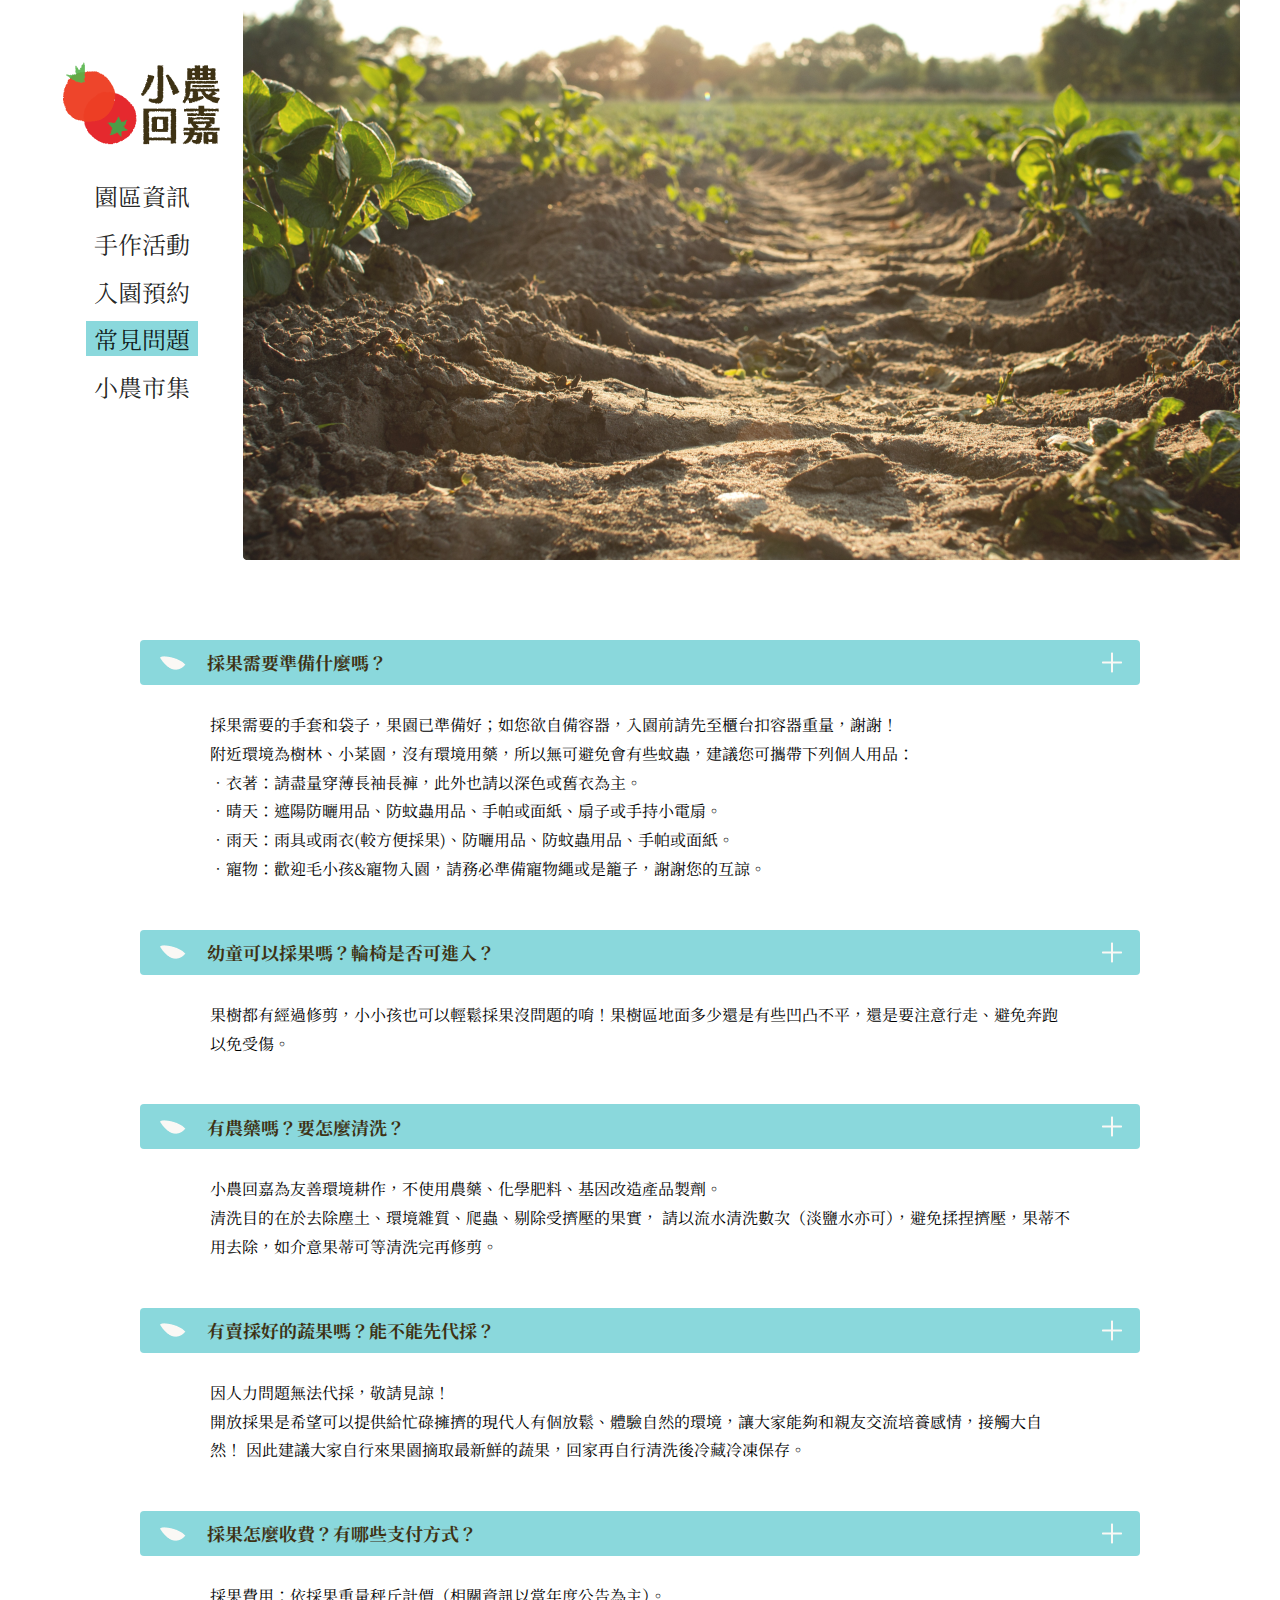
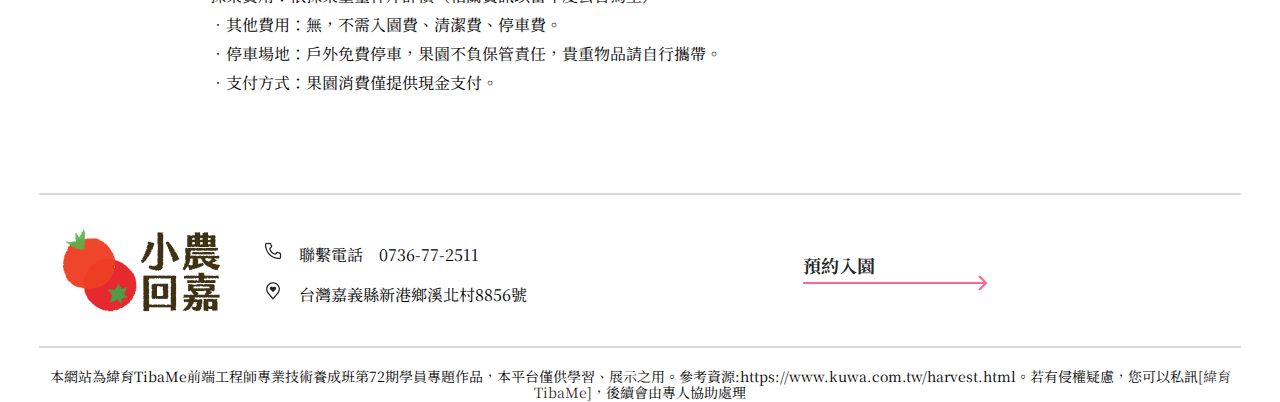
<file: html/qa.html>
<!DOCTYPE html>
<html lang="zh-Hant">
  <head>
    <meta charset="UTF-8" />
    <meta http-equiv="X-UA-Compatible" content="IE=edge" />
    <meta name="viewport" content="width=device-width, initial-scale=1.0" />
    <title>小農回嘉 | 常見問題</title>
    <link rel="shortcut icon" href="../img/common/favorite-icon.png" />
    <link rel="preconnect" href="https://fonts.googleapis.com" />
    <link rel="preconnect" href="https://fonts.gstatic.com" crossorigin />
    <link
      href="https://fonts.googleapis.com/css2?family=Noto+Serif+TC:wght@400;700&display=swap"
      rel="stylesheet"
    />
    <link href="../css/normalize.css" rel="stylesheet" />
    <link href="../css/commonStyle.css" rel="stylesheet" />
    <link href="../css/header.css" rel="stylesheet" />
    <link href="../css/qa.css" rel="stylesheet" />
    <link href="../css/footer.css" rel="stylesheet" />
    <script src="../js/qa.js"></script>
  </head>
  <body>
    <header>
      <nav>
        <a href="../html/index.html"
          ><img src="../img/common/logo.png" class="logo"
        /></a>
        <ul class="nav-list">
          <li><a href="../html/info.html">園區資訊</a></li>
          <li><a href="../html/handmade.html">手作活動</a></li>
          <li><a href="../html/reserve.html">入園預約</a></li>
          <li><a href="../html/qa.html">常見問題</a></li>
          <li><a href="../html/market.html">小農市集</a></li>
        </ul>
      </nav>
      <img src="../img/qa/banner.png" />
    </header>

    <div class="container">
      <div class="question-container">
        <div class="qa-title">
          <img src="../img/qa/item.png" class="item" />採果需要準備什麼嗎？<img
            src="../img/qa/icon_add.png"
            class="open-close"
          />
        </div>
        <div class="qa-content">
          採果需要的手套和袋子，果園已準備好；如您欲自備容器，入園前請先至櫃台扣容器重量，謝謝！<br />
          附近環境為樹林、小菜園，沒有環境用藥，所以無可避免會有些蚊蟲，建議您可攜帶下列個人用品：<br />
          ．衣著：請盡量穿薄長袖長褲，此外也請以深色或舊衣為主。<br />
          ．晴天：遮陽防曬用品、防蚊蟲用品、手帕或面紙、扇子或手持小電扇。<br />
          ．雨天：雨具或雨衣(較方便採果)、防曬用品、防蚊蟲用品、手帕或面紙。<br />
          ．寵物：歡迎毛小孩&寵物入園，請務必準備寵物繩或是籠子，謝謝您的互諒。
        </div>
      </div>
      <div class="question-container">
        <div class="qa-title">
          <img
            src="../img/qa/item.png"
            class="item"
          />幼童可以採果嗎？輪椅是否可進入？
          <img src="../img/qa/icon_add.png" class="open-close" />
        </div>
        <div class="qa-content">
          果樹都有經過修剪，小小孩也可以輕鬆採果沒問題的唷！果樹區地面多少還是有些凹凸不平，還是要注意行走、避免奔跑以免受傷。
        </div>
      </div>

      <div class="question-container">
        <div class="qa-title">
          <img
            src="../img/qa/item.png"
            class="item"
          />有農藥嗎？要怎麼清洗？<img
            src="../img/qa/icon_add.png"
            class="open-close"
          />
        </div>

        <div class="qa-content">
          小農回嘉為友善環境耕作，不使用農藥、化學肥料、基因改造產品製劑。<br />
          清洗目的在於去除塵土、環境雜質、爬蟲、剔除受擠壓的果實，
          請以流水清洗數次（淡鹽水亦可），避免揉捏擠壓，果蒂不用去除，如介意果蒂可等清洗完再修剪。
        </div>
      </div>

      <div class="question-container">
        <div class="qa-title">
          <img
            src="../img/qa/item.png"
            class="item"
          />有賣採好的蔬果嗎？能不能先代採？<img
            src="../img/qa/icon_add.png"
            class="open-close"
          />
        </div>

        <div class="qa-content">
          因人力問題無法代採，敬請見諒！<br />開放採果是希望可以提供給忙碌擁擠的現代人有個放鬆、體驗自然的環境，讓大家能夠和親友交流培養感情，接觸大自然！
          因此建議大家自行來果園摘取最新鮮的蔬果，回家再自行清洗後冷藏冷凍保存。
        </div>
      </div>
      <div class="question-container">
        <div class="qa-title">
          <img
            src="../img/qa/item.png"
            class="item"
          />採果怎麼收費？有哪些支付方式？<img
            src="../img/qa/icon_add.png"
            class="open-close"
          />
        </div>

        <div class="qa-content">
          採果費用：依採果重量秤斤計價（相關資訊以當年度公告為主）。<br />
          ．其他費用：無，不需入園費、清潔費、停車費。<br />
          ．停車場地：戶外免費停車，果園不負保管責任，貴重物品請自行攜帶。
          <br />
          ．支付方式：果園消費僅提供現金支付。
        </div>
      </div>
    </div>
  </body>
  <!-- 頁尾 -->
  <hr width="1200px" Color="#D9D9D9" />
  <footer>
    <div class="footer">
      <img src="../img/common/logo.png" />
      <div class="info">
        <p>
          <img src="../img/common/icon-phone.png" />　聯繫電話　0736-77-2511
        </p>
        <p>
          <img
            src="../img/common/icon-location-heart.png"
          />　台灣嘉義縣新港鄉溪北村8856號
        </p>
      </div>
      <a href="../html/reserve.html"
        >預約入園<img src="../img/common/arrow.png" class="arrow"
      /></a>
    </div>
  </footer>
  <hr width="1200px" Color="#D9D9D9" />
  <div class="tibame">
    本網站為緯育TibaMe前端工程師專業技術養成班第72期學員專題作品，本平台僅供學習、展示之用。參考資源:https://www.kuwa.com.tw/harvest.html。若有侵權疑慮，您可以私訊<a
      href="https://www.facebook.com/TibaMe/"
      >[緯育TibaMe]</a
    >，後續會由專人協助處理
  </div>
</html>
</file>
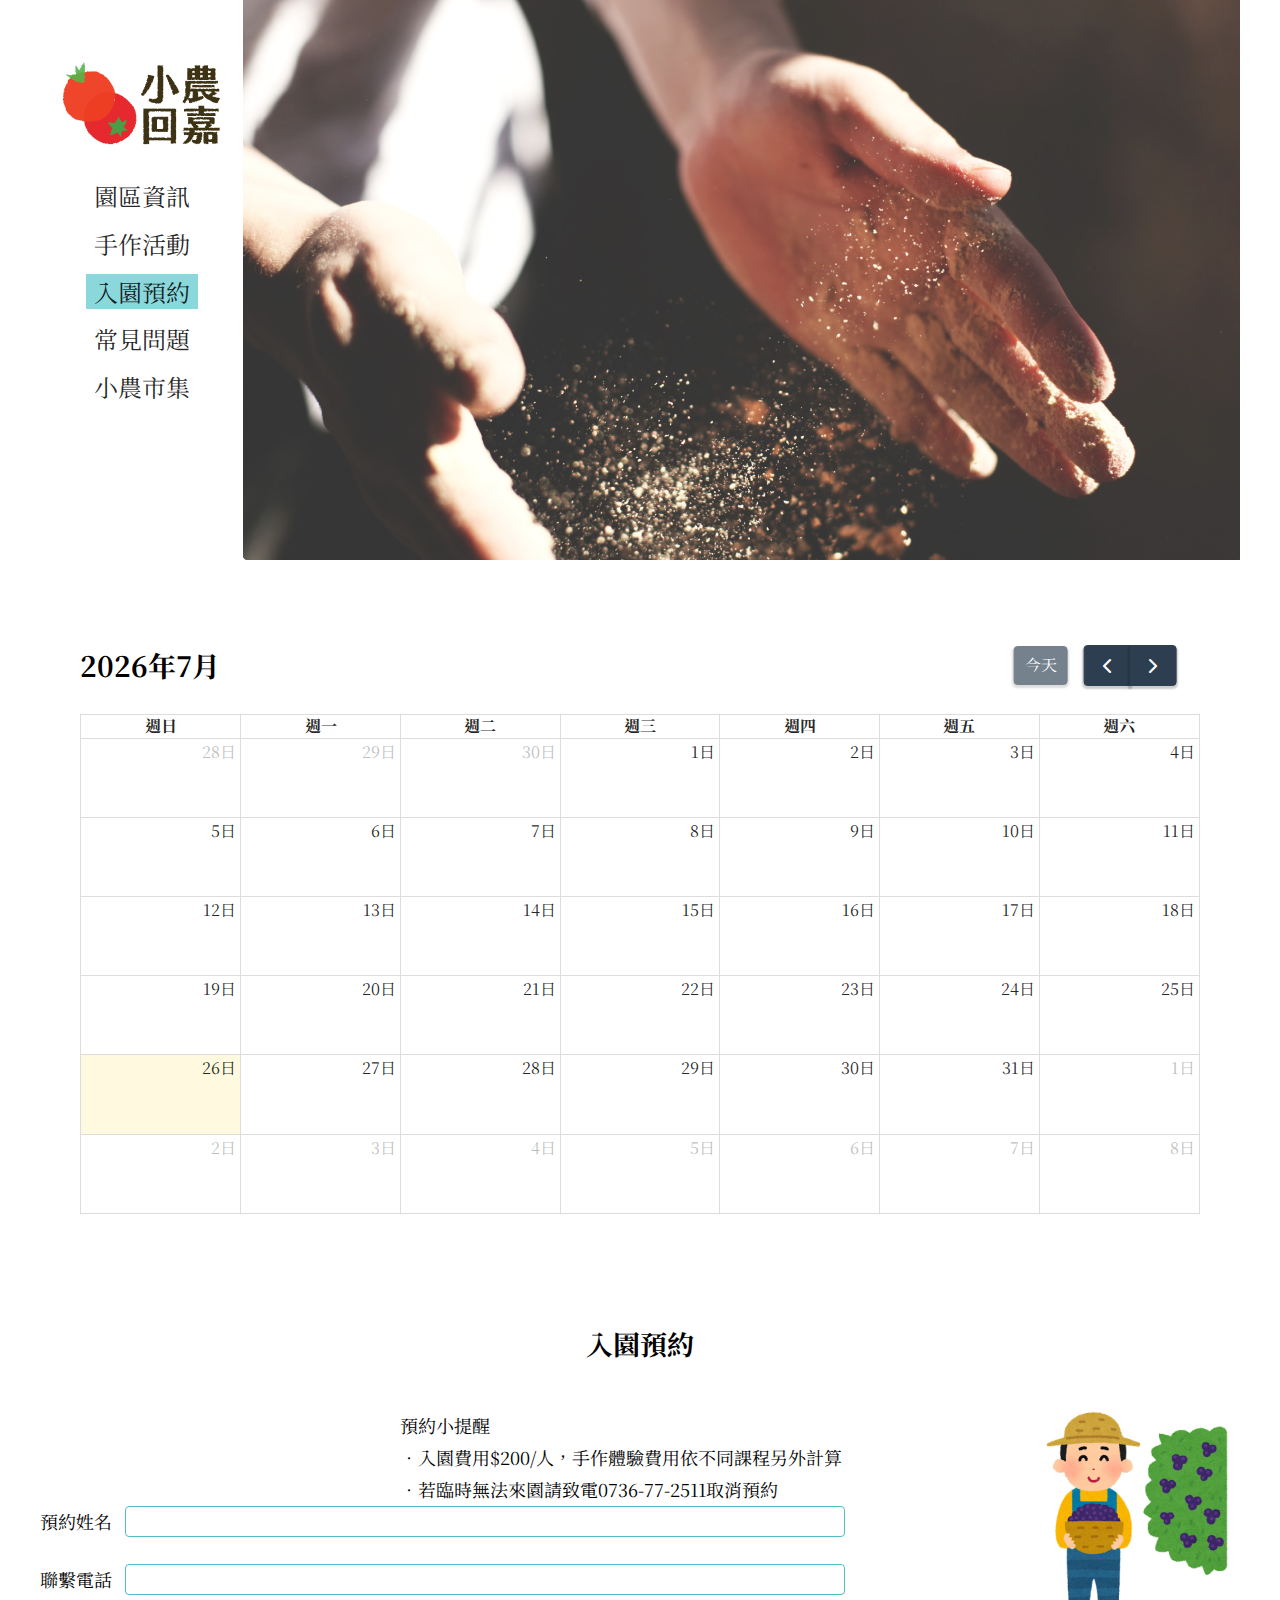
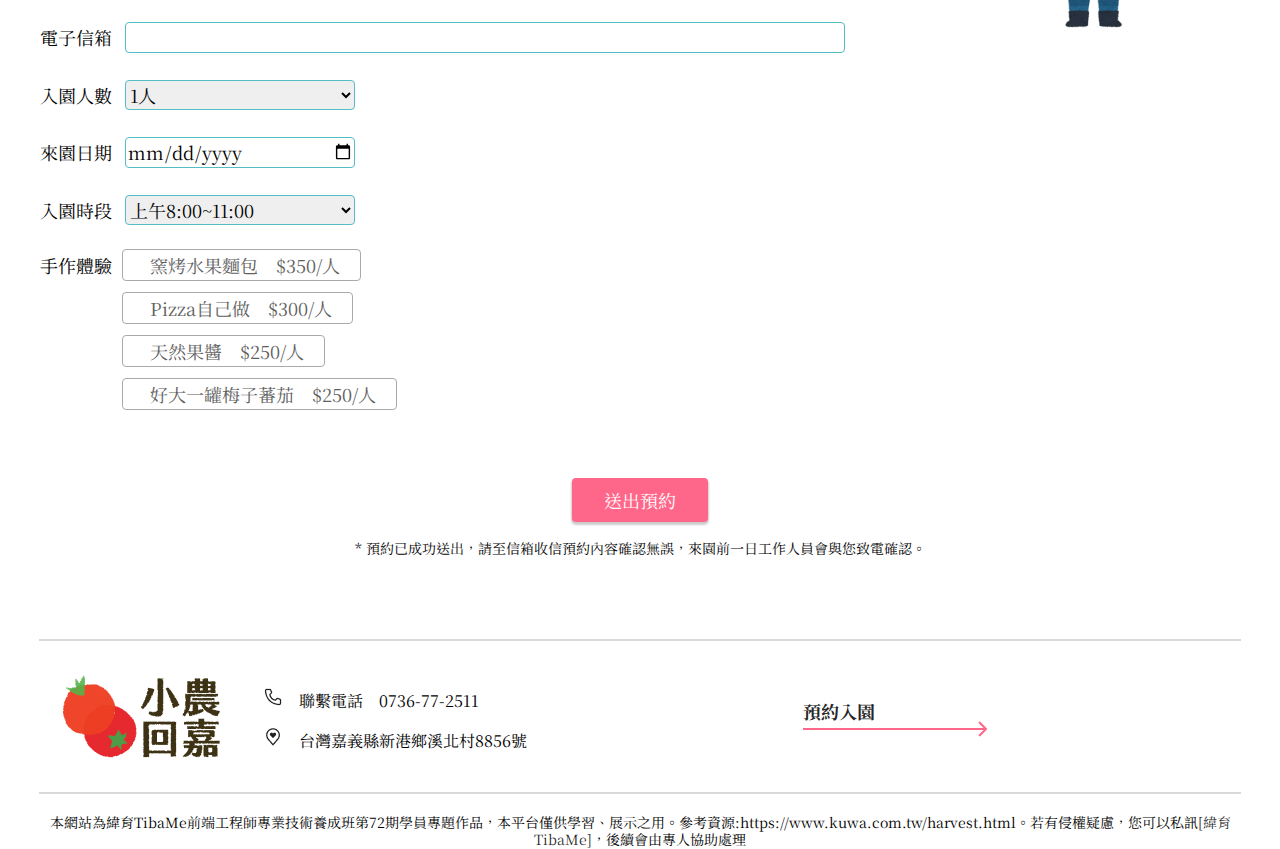
<file: html/reserve.html>
<!DOCTYPE html>
<html lang="zh-Hant">
  <head>
    <meta charset="UTF-8" />
    <meta http-equiv="X-UA-Compatible" content="IE=edge" />
    <meta name="viewport" content="width=device-width, initial-scale=1.0" />
    <title>小農回嘉 | 入園預約</title>
    <link rel="shortcut icon" href="../img/common/favorite-icon.png" />
    <link rel="preconnect" href="https://fonts.googleapis.com" />
    <link rel="preconnect" href="https://fonts.gstatic.com" crossorigin />
    <link
      href="https://fonts.googleapis.com/css2?family=Noto+Serif+TC:wght@400;700&display=swap"
      rel="stylesheet"
    />
    <link href="../css/normalize.css" rel="stylesheet" />
    <link href="../css/commonStyle.css" rel="stylesheet" />
    <link href="../css/header.css" rel="stylesheet" />
    <link href="../css/reserve.css" rel="stylesheet" />
    <link href="../css/footer.css" rel="stylesheet" />
    <link href="../fullCalendar/main.css" rel="stylesheet" />
    <script src="../fullCalendar/main.js"></script>
    <!-- 日曆轉成中文 -->
    <script src="../fullCalendar/locales-all.js"></script>
    <script>
      document.addEventListener("DOMContentLoaded", function () {
        var calendarEl = document.getElementById("calendar");
        var calendar = new FullCalendar.Calendar(calendarEl, {
          initialView: "dayGridMonth",
          locale: "zh-tw",
          navLinks: true,
          contentHeight: 500,
          events: [
            {
              title: "公休日",
              start: "2021-10-04",
              end: "false",
            },
            {
              title: "公休日",
              start: "2021-10-18",
              end: "false",
            },
            {
              title: "公休日",
              start: "2021-10-25",
              end: "false",
            },
            {
              title: "全天尚可預約",
              start: "2021-10-26",
              end: "false",
              backgroundColor: "#6EC565",
              borderColor: "#FAF8F5",
            },
            {
              title: "全天尚可預約",
              start: "2021-10-27",
              end: "false",
              backgroundColor: "#6EC565",
              borderColor: "#FAF8F5",
            },
            {
              title: "全天尚可預約",
              start: "2021-10-28",
              end: "false",
              backgroundColor: "#6EC565",
              borderColor: "#FAF8F5",
            },
            {
              title: "尚可預約",
              start: "2021-10-29T08:00:00",
              end: "2021-10-29T11:00:00",
              backgroundColor: "#6EC565",
              borderColor: "#FAF8F5",
            },
            {
              title: "尚可預約",
              start: "2021-10-31T13:00:00",
              end: "2021-10-31T16:00:00",
              backgroundColor: "#6EC565",
              borderColor: "#FAF8F5",
            },
          ],

          //   headerToolbar: {
          //       left: "prev,next today,",
          //       center: "title",
          //     right: "dayGridMonth, timeGridWeek, timeGridDay",
          //   },
        });
        calendar.render();
      });
    </script>
  </head>
  <body>
    <header>
      <nav>
        <a href="../html/index.html"
          ><img src="../img/common/logo.png" class="logo"
        /></a>
        <ul class="nav-list">
          <li><a href="../html/info.html">園區資訊</a></li>
          <li><a href="../html/handmade.html">手作活動</a></li>
          <li><a href="../html/reserve.html">入園預約</a></li>
          <li><a href="../html/qa.html">常見問題</a></li>
          <li><a href="../html/market.html">小農市集</a></li>
        </ul>
      </nav>
      <img src="../img/reserve/banner.png" />
    </header>

    <div class="calendar-container">
      <div id="calendar"></div>
    </div>

    <div class="form-container">
      <h2>入園預約</h2>
      <img src="../img/reserve/farmer.png" class="farmer" />
      <ul class="tips">
        預約小提醒
        <li>．入園費用$200/人，手作體驗費用依不同課程另外計算</li>
        <li>．若臨時無法來園請致電0736-77-2511取消預約</li>
      </ul>
      <form method="post">
        <label for="name">預約姓名</label>
        <input type="text" id="name" size="30" />
        <br />
        <br />
        <label for="phone">聯繫電話</label>
        <input type="text" id="phone" size="30" />
        <br />
        <br />
        <label for="mail">電子信箱</label>
        <input type="text" id="mail" size="30" />
        <br />
        <br />
        <label for="people">入園人數</label>
        <select name="numberOfP" id="people" style="width: 230px">
          <option value="1">1人</option>
          <option value="2">2人</option>
          <option value="3">3人</option>
          <option value="3">4人</option>
          <option value="3">5人</option>
          <option value="3">6人</option>
          <option value="3">7人</option>
          <option value="3">8人</option>
          <option value="3">9人</option>
          <option value="3">團體</option>
        </select>
        <br />
        <br />
        <label for="date">來園日期</label>
        <input type="date" id="date" style="width: 230px" />
        <br />
        <br />
        <label for="people">入園時段</label>
        <select name="numberOfP" id="people" style="width: 230px">
          <option value="am">上午8:00~11:00</option>
          <option value="pm">下午13:00-16:00</option>
        </select>
        <br />
        <br />
        <div class="handmade-container">
          <div class="title-container">
            <div class="title">手作體驗</div>
          </div>
          <div class="checkbox-container">
            <p>
              <input type="checkbox" name="handmade_1[]" id="option1" />
              <label for="option1">窯烤水果麵包　$350/人</label>
            </p>

            <p>
              <input type="checkbox" name="fhandmade_1[]" id="option2" />
              <label for="option2">Pizza自己做　$300/人</label>
            </p>
            <p>
              <input type="checkbox" name="fhandmade_1[]" id="option3" />
              <label for="option3">天然果醬　$250/人</label>
            </p>
            <p>
              <input type="checkbox" name="fhandmade_1[]" id="option4" />
              <label for="option4">好大一罐梅子蕃茄　$250/人</label>
            </p>
          </div>
        </div>
        <br />
        <br />
        <button><a href="../html/reserve.html">送出預約</a></button>
        <p class="confirmed">
          *
          預約已成功送出，請至信箱收信預約內容確認無誤，來園前一日工作人員會與您致電確認。
        </p>
      </form>
    </div>
  </body>
  <!-- 頁尾 -->
  <hr width="1200px" Color="#D9D9D9" />
  <footer>
    <div class="footer">
      <img src="../img/common/logo.png" />
      <div class="info">
        <p>
          <img src="../img/common/icon-phone.png" />　聯繫電話　0736-77-2511
        </p>
        <p>
          <img
            src="../img/common/icon-location-heart.png"
          />　台灣嘉義縣新港鄉溪北村8856號
        </p>
      </div>
      <a href="../html/reserve.html"
        >預約入園<img src="../img/common/arrow.png" class="arrow"
      /></a>
    </div>
  </footer>
  <hr width="1200px" Color="#D9D9D9" />
  <div class="tibame">
    本網站為緯育TibaMe前端工程師專業技術養成班第72期學員專題作品，本平台僅供學習、展示之用。參考資源:https://www.kuwa.com.tw/harvest.html。若有侵權疑慮，您可以私訊<a
      href="https://www.facebook.com/TibaMe/"
      >[緯育TibaMe]</a
    >，後續會由專人協助處理
  </div>
</html>
</file>
<file: css/commonStyle.css>
* {
  box-sizing: border-box;
}

html {
  font-family: "Noto Serif TC", serif;
}

a {
  text-decoration: none;
  cursor: pointer;
}

h1,
h2 {
  line-height: 1.8;
}

html,
body,
div,
span,
applet,
object,
iframe,
h1,
h2,
h3,
h4,
h5,
h6,
p,
blockquote,
pre,
a,
abbr,
acronym,
address,
big,
cite,
code,
del,
dfn,
em,
img,
ins,
kbd,
q,
s,
samp,
small,
strike,
strong,
sub,
sup,
tt,
var,
b,
u,
i,
center,
dl,
dt,
dd,
ol,
ul,
li,
fieldset,
form,
label,
legend,
table,
caption,
tbody,
tfoot,
thead,
tr,
th,
td,
article,
aside,
canvas,
details,
embed,
figure,
figcaption,
footer,
header,
hgroup,
menu,
nav,
output,
ruby,
section,
summary,
time,
mark,
audio,
video {
  margin: 0;
  padding: 0;
}
.back_to_top {
  position: fixed;
  bottom: 100px;
  right: 100px;
  z-index: 9999;
  width: 50px;
  height: 50px;
  text-align: center;
  line-height: 2.5;
  background: #f5f5f5;
  color: rgb(92, 92, 92);
  cursor: pointer;
  border-radius: 50%;
  display: none;
  font-size: 20px;
}

.back_to_top:hover {
  background: #e9ebec;
}

.back_to_top-show {
  display: block;
}
</file>
<file: css/header.css>
header {
  max-width: 1200px;
  margin: 0 auto;
  display: flex;
  justify-content: space-between;
  padding-left: 20px;
}

.banner {
  max-width: 100%;
}

nav {
  margin-top: 48px;
  margin-right: 20px;
}

a {
  color: hsla(0, 0%, 0%, 0.87);
  position: relative;
}

.nav-list {
  list-style: none;
}

.nav-list li {
  font-size: 24px;
  margin: 20px 20px;
  text-align: center;
}

li a::after {
  position: absolute;
  content: "";
  width: 100%;
  height: 3px;
  background-color: #54bcc5;
  bottom: -4px;
  left: 0px;
  transform: scaleX(0);
}

a:hover::after {
  display: block;
  transform: scaleX(1);
  transition: transform 0.5s cubic-bezier(0.19, 1, 0.22, 1);
  transform-origin: center left;
}

@media screen and (max-width: 992px) {
  .logo {
    width: 98%;
  }

  nav {
    margin-top: 0;
  }

  .nav-list {
    width: 140px;
  }

  .nav-list li {
    font-size: 20px;
  }
}

/* 為RWD新增的樣式 */

.rwd-header {
  margin: 0 auto;
  max-width: 1200px;
  position: sticky;
  top: 0;
  display: none;
  z-index: 1000;
}
.rwd-top {
  background: #ff678a;
  text-align: right;
  height: 40px;
}

.rwd-top a {
  color: white;
  line-height: 40px;
  margin: 16px;
  cursor: pointer;
}

.rwd-navbar {
  background-color: white;
  position: relative;
  box-shadow: 0 1px 4px rgb(202, 202, 202);
}

.rwd-logo {
  margin: auto;
  display: block;
}

.burger {
  position: absolute;
  right: 16px;
  top: 16px;
}

.rwd-burger-list {
  background-color: hsla(0, 0%, 100%, 0.95);
}

.rwd-burger-list-item > li {
  text-align: center;
}

.rwd-burger-list-item > li a {
  font-size: 18px;
  font-weight: bold;
  line-height: 60px;
  display: block;
  border-bottom: 1px solid rgb(228, 223, 223);
}

@media screen and (max-width: 768px) {
  .videobox,
  nav {
    display: none;
  }

  .rwd-header {
    display: block;
  }

  footer {
    background-color: #faf8f5;
  }
}
</file>
<file: css/handmade.css>
.nav-list > li:nth-child(2) > a {
  background-color: #8ad8dc;
  padding: 0 8px;
}

.banner {
  max-width: 100%;
}

.rwd-pagename {
  text-align: center;
  max-width: 1200px;
  margin-top: 20px;
  font-weight: bold;
  display: none;
}

.class-container {
  max-width: 1200px !important;
  margin: 60px auto 60px auto;
  display: flex;
}

.icon {
  width: 40px;
  height: 40px;
  margin-left: 40px;
}

.class-card {
  padding: 20px 16px;
  background-color: #faf8f5;
  width: 386px;
}

.class-title {
  font-size: 18px;
  line-height: 1.8;
  font-weight: bold;
}

.class-content {
  line-height: 1.5;
}

h2 {
  max-width: 1200px;
  margin: 0 auto;
  text-align: center;
}

.rundown-container {
  max-width: 1200px;
  margin: 60px auto 100px auto;
  padding: 0 100px;
}

.rundown-list {
  display: flex;
}

.rundown-content {
  margin-left: 100px;
  padding-left: 30px;
  border-left: 1px solid #dad9d9;
}

.rundown-title {
  font-size: 18px;
  font-weight: bold;
  position: relative;
}

.rundown-title::before {
  content: "";
  position: absolute;
  top: 0;
  left: -40px;
  width: 20px;
  height: 20px;
  border-radius: 50%;
  background-color: #ffc368;
}

.rundown-time {
  font-size: 16px;
  font-weight: bold;
  line-height: 2;
}

.rundown-text {
  font-size: 16px;
  line-height: 2;
  margin-top: 10px;
  height: 70%;
}

.comic {
  padding: 20px 0;
}

.rundown-title-end {
  font-size: 18px;
  font-weight: bold;
  position: relative;
  list-style: none;
  width: 50%;
  justify-content: end;
}

.rundown-title-end::before {
  content: "";
  position: absolute;
  top: 0;
  left: -40px;
  width: 20px;
  height: 20px;
  border-radius: 50%;
  background-color: #ffc368;
}

@media screen and (max-width: 768px) {
  .banner {
    margin: 0;
    padding: 0;
  }

  header {
    padding: 0;
  }

  .rundown-list {
    display: block;
  }

  .comic {
    display: flex;
    justify-content: center;
  }

  .rundown-content {
    margin-left: 20%;
  }
  .rwd-pagename {
    display: block;
  }
}

@media screen and (max-width: 568px) {
  .rundown-content {
    margin: 0;
  }
}

@media screen and (max-width: 414px) {
  .banner {
    margin: 0;
    padding: 0;
  }

  header {
    padding: 0;
  }

  .rundown-container {
    padding: 0 16px;
  }

  .class-card {
    /* width: 300px; */
  }
}
</file>
<file: css/footer.css>
.footer {
  max-width: 1200px;
  margin: 20px auto;
  display: flex;
  padding: 0 20px;
}

.divider {
  height: 0.5px;
  background: #d9d9d9;
  max-width: 1200px;
  margin: 0 auto;
}

.info p {
  line-height: 2.5;
}

.info {
  flex-basis: 50%;
  margin-top: 20px;
  padding-left: 40px;
}

.footer a {
  position: relative;
  font-size: 18px;
  font-weight: bold;
  width: 200px;
  padding-top: 40px;
  cursor: pointer;
}

.arrow {
  position: absolute;
  left: 0;
  top: 60px;
}

.tibame {
  max-width: 1200px;
  margin: 20px auto 0 auto;
  font-size: 14px;
  text-align: center;
}
.tibame a {
  cursor: pointer;
}

@media screen and (max-width: 992px) {
  .footer-logo img {
    max-width: 100%;
  }

  .back_to_top {
    right: 20px;
  }
}

@media screen and (max-width: 768px) {
  .footer {
    display: block;
  }

  .footer-logo {
    width: 200px;
    margin: 0 auto;
  }
  .info {
    padding: 0;
  }
  .info p {
    text-align: center;
    line-height: 1.5;
  }

  .cta {
    display: block;
    margin: 40px auto;
    padding-left: 50px;
  }
}
</file>
<file: css/info.css>
.nav-list > li:first-child > a {
  background-color: #8ad8dc;
  padding: 0 8px;
}

.banner {
  max-width: 100%;
}

.rwd-pagename {
  text-align: center;
  max-width: 1200px;
  margin-top: 20px;
  font-weight: bold;
  display: none;
}
h2 {
  max-width: 1200px;
  margin: 60px auto 20px auto;
  padding-left: 40px;
  background-color: #faf8f5;
}
.fruit-container {
  max-width: 1200px;
  margin: 0px auto 120px auto;
  display: flex;
  justify-content: space-around;
}

.fruit-card {
  text-align: center;
}

.fruit-title {
  font-size: 24px;
  font-weight: bold;
  line-height: 1.8;
  color: #3e3214;
}

.fruit-content {
  width: 240px;
  line-height: 1.5;
  color: #3e3214;
  text-align: left;
}

.fruit-container > .fruit-card:first-child {
  margin-top: 40px;
}

.fruit-container > .fruit-card:last-child {
  margin-top: 40px;
}

.fruit-card:hover img {
  transform-origin: 50% 50%;
  transform: scale(0.9);
  transition: transform 0.6s cubic-bezier(0.175, 0.885, 0.32, 1.275);
}

.classroom-container,
.bake-container,
.farm-container,
iframe,
.traffic-container {
  max-width: 1200px;
  margin: 0 auto;
  display: flex;
}

.title {
  font-size: 18px;
  font-weight: bold;
  line-height: 1.6;
  margin: 8px;
}

.place-photo {
  max-width: 100%;
}

.content {
  line-height: 1.5;
  margin: 8px;
}

.classroom-text-area {
  margin-top: 70px;
  margin-left: 40px;
  width: 50%;
}

.bake-text-area {
  margin-top: 250px;
  margin-right: 40px;
  padding-left: 200px;
  width: 50%;
}

.farm-text-area {
  margin-top: 140px;
  margin-left: 40px;
  width: 50%;
}

.traffic-container {
  justify-content: space-evenly;
  margin-bottom: 80px;
}

.traffic-card {
  padding: 24px;
}

.traffic-title {
  list-style: 1.5;
  margin-bottom: 8px;
}

.traffic-content {
  font-weight: bold;
  list-style: 1.5;
  font-size: 18px;
  line-height: 1.8;
}

@media screen and (max-width: 992px) {
  .fruit-container {
    display: block;
  }
  .fruit-container > .fruit-card:last-child {
    margin-top: 0;
  }
  .fruit-card {
    display: flex;
    justify-content: center;
    align-items: center;
    margin-bottom: 40px;
  }
  .fruit-title {
    margin: 0 20px;
  }

  iframe {
    width: 768px;
  }
}

@media screen and (max-width: 768px) {
  header {
    padding: 0;
  }
  .banner {
    padding: 0 16px;
  }

  .rwd-pagename {
    display: block;
  }

  .bake-text-area {
    margin-top: 0px;
    padding: 0 16px;
  }

  .classroom-container,
  .bake-container,
  .farm-container {
    display: block;
  }

  .classroom-text-area {
    width: 100%;
    margin: 0px;
    padding: 0px 16px;
  }
  .place-photo {
    padding: 0 16px;
  }
  .bake-text-area {
    width: 100%;
    margin-top: 80px;
    padding: 0px 16px;
  }

  .farm-text-area {
    width: 100%;
    margin: 0px;
    padding: 0px 16px;
  }

  .farm-container {
    margin-top: 80px;
  }

  .traffic-container {
    display: block;
    text-align: center;
  }

  iframe {
    width: 410px;
  }
}

@media screen and (max-width: 414px) {
  .banner {
    margin: 0;
    padding: 0;
  }

  header {
    padding: 0;
  }

  .fruit-card {
    display: block;
  }

  .fruit-content {
    width: 100%;
    padding: 0 16px;
  }

  iframe {
    width: 320px;
  }
}
</file>
<file: css/market.css>
.nav-list > li:nth-child(5) > a {
  background-color: #8ad8dc;
  padding: 0 8px;
}

.banner {
  max-width: 100%;
}

.rwd-pagename {
  text-align: center;
  max-width: 1200px;
  margin-top: 20px;
  font-weight: bold;
  display: none;
}

.vegetable-container,
.product-container {
  max-width: 1200px;
  margin: 80px auto 100px auto;
  padding: 16px;
}

.vegetable-content {
  display: flex;
}

.vegetable-card {
  margin-top: 14px;
  margin-right: 20px;
  font-size: 18px;
}

.vegetable-card > img {
  max-width: 100%;
}

.vegetable-title,
.second-product-title {
  font-weight: bold;
  line-height: 1.8;
  padding-left: 8px;
}

.vegetable-price,
.second-product-price {
  font-size: 16px;
  padding-left: 8px;
}

.main-product-container {
  display: flex;
  padding: 40px 80px;
  background-color: #faf8f5;
  margin-top: 20px;
}

.main-product-content {
  margin-left: 122px;
}

.new {
  color: gray;
  margin: 20px 0;
}

.main-product-title {
  font-size: 24px;
  font-weight: bold;
  line-height: 1.8;
}

.main-product-price {
  line-height: 1.8;
  font-size: 18px;
}

.main-product-info {
  font-size: 16px;
  line-height: 1.5;
  margin: 20px 0 80px 0;
}

.shopping {
  background-color: #ffe8c6;
  padding: 8px 40px;
  cursor: default;
  font-weight: bold;
  font-size: 18px;
  border-radius: 4px;
  display: inline-block;
}

.shopping img {
  transition: margin-left 0.5s;
  margin-left: 10px;
  vertical-align: middle;
}

.shopping:hover img {
  margin-left: 30px;
}

.second-product-container {
  display: flex;
}

.second-product-card {
  margin-top: 40px;
  padding: 20px;
  background-color: #faf8f5;
}

.second-product-card:last-child {
  margin-left: 16px;
}

@media screen and (max-width: 992px) {
  .banner {
    margin: 0;
    padding: 0;
  }

  header {
    padding: 0;
  }
  .main-product-img > img {
    max-width: 100%;
  }

  .main-product-content {
    width: 70%;
    margin-left: 40px;
  }

  .second-product-card > img {
    max-width: 100%;
  }
}

@media screen and (max-width: 768px) {
  .main-product-container {
    padding: 20px;
  }
  .rwd-pagename {
    display: block;
  }
}

@media screen and (max-width: 576px) {
  .vegetable-content {
    display: block;
    margin: 0 auto;
  }
  .main-product-container {
    display: block;
  }
}

@media screen and (max-width: 320px) {
  .main-product-container {
    padding: 0 4px;
  }
  .second-product-container {
    display: block;
  }
  .second-product-card:last-child {
    margin-left: 0;
  }
}
</file>
<file: css/product.css>
.nav-list > li:nth-child(6) > a {
  background-color: #8ad8dc;
  padding: 0 8px;
}
.rwd-pagename {
  text-align: center;
  max-width: 1200px;
  margin-top: 20px;
  font-weight: bold;
  display: none;
}
.top-container {
  display: flex;
  margin: 0 auto;
  max-width: 1200px;
}

header {
  width: auto;
  margin: 0;
}

.product-container {
  display: flex;
  margin-top: 48px;
  margin-left: 40px;
  position: relative;
}

.shopping-cart {
  display: block;
  text-align: center;
  position: absolute;
  right: 16px;
  top: 0;
}

.product-info-container {
  margin-top: 140px;
  padding-right: 40px;
  width: 50%;
}

.breadcrumbs {
  font-size: 14px;
  margin-bottom: 16px;
}

.ml {
  color: gray;
}

.product-price {
  font-size: 24px;
  font-weight: bold;
  line-height: 1.8;
  padding: 8px 0;
}

.product-text {
  line-height: 1.5;
  padding: 8px 0;
}

.product-subtitle {
  font-weight: bold;
  padding-top: 20px;
}

/* 數量區 */
.count-container {
  display: flex;
  border-bottom: 1px solid #8ad8dc;
  width: 90%;
  align-items: center;
  margin: 40px 0;
}

.count-container p {
  line-height: 1.5;
  width: 60%;
}

.number {
  font-size: 24px;
  font-weight: bold;
  margin: 0 50px;
  line-height: 1.8;
}

.button-container {
  max-width: 100%;
}

button:first-child {
  outline: none;
  background-color: #54bcc5;
  color: white;
  font-size: 18px;
  padding: 14px 0;
  border: none;
  border-radius: 4px;
  margin-right: 20px;
  width: 42%;
}

button:last-child {
  outline: none;
  background-color: white;
  color: #54bcc5;
  font-size: 18px;
  padding: 13px 0;
  border: 1px solid #54bcc5;
  border-radius: 4px;
  width: 42%;
}

button:first-child:hover {
  background-color: #39b6c2;
}

button:last-child:hover {
  border: 1px solid #48a1ab;
  color: #48a1ab;
}

.product-img {
  padding-top: 120px;
  max-width: 100%;
}

/* 其他商品區 */

.other-product {
  margin: 100px auto 16px auto;
  max-width: 1200px;
  padding-left: 220px;
  font-size: 18px;
  font-weight: bold;
}
.bottom-container {
  margin: 0 auto;
  max-width: 1200px;
  display: flex;
  padding: 0 16px 80px 220px;
}

.other-product-title {
  font-size: 18px;
  font-weight: bold;
  line-height: 1.8;
}

.card:first-child,
.card:nth-child(2) {
  margin-right: 20px;
}

.card > img {
  max-width: 100%;
}

@media screen and (max-width: 992px) {
  nav {
    margin-top: 48px;
  }

  h1 {
    font-size: 24px;
  }

  .product-info-container {
    margin-top: 120px;
    width: 550px;
  }
  .rwd-pagename {
    display: block;
  }
}

@media screen and (max-width: 768px) {
  .bottom-container,
  .other-product {
    padding-left: 16px;
  }

  .product-container {
    margin-top: 20px;
  }
  .product-info-container {
    width: 500px;
  }
  .product-img {
    padding-top: 40px;
  }
  .product-info-container {
    margin-top: 0;
  }
}

@media screen and (max-width: 576px) {
  .product-container {
    display: block;
  }
  .product-info-container {
    width: 100%;
  }
}

@media screen and (max-width: 414px) {
  .bottom-container,
  .other-product {
    display: block;
    margin: 0 16px;
  }

  .other-product {
    margin-top: 40px;
    margin-bottom: 20px;
  }

  .card {
    margin-bottom: 24px;
  }
}
</file>
<file: css/qa.css>
.nav-list > li:nth-child(4) > a {
  background-color: #8ad8dc;
  padding: 0 8px;
}

.container {
  max-width: 1200px;
  margin: 0 auto;
  margin-top: 80px;
  margin-bottom: 80px;
  padding: 0 100px;
}
.rwd-pagename {
  text-align: center;
  max-width: 1200px;
  margin-top: 20px;
  font-weight: bold;
  display: none;
}

.qa-title {
  background-color: #8ad8dc;
  height: 45px;
  border-radius: 4px;
  color: #3e3214;
  font-size: 18px;
  font-weight: bold;
  display: flex;
  align-items: center;
  position: relative;
  margin: 30px 0 10px 0;
}

.qa-title:hover {
  background-color: #abe6e9;
}

.item {
  padding: 0 16px;
}

.open-close {
  position: absolute;
  right: 16px;
}

.qa-content {
  padding: 16px 70px;
  line-height: 1.8;
  /* display: none; */
}

@media screen and (max-width: 768px) {
  .banner {
    margin: 0;
    padding: 0;
  }

  header {
    padding: 0;
  }
  .qa-content {
    padding: 16px;
  }
  .container {
    padding: 16px;
    margin-top: 20px;
  }
  .qa-title {
    font-size: 16px;
    padding-left: 8px;
    padding-right: 50px;
    line-height: 1.6;
  }

  .item {
    display: none;
  }
  .rwd-pagename {
    display: block;
  }
}
</file>
<file: css/reserve.css>
.nav-list > li:nth-child(3) > a {
  background-color: #8ad8dc;
  padding: 0 8px;
}

/* 調整日曆樣式 */
.calendar-container {
  max-width: 1200px;
  height: 600px;
  margin: 0 auto;
  margin-top: 80px;
  padding: 0 40px;
}

/* 預約表單 */
.form-container {
  max-width: 1200px;
  margin: 0 auto;
  margin-top: 80px;
  margin-bottom: 80px;
  line-height: 1.5;
  font-size: 18px;
  position: relative;
}

H2 {
  text-align: center;
  margin-bottom: 40px;
}
.form-area {
  margin-top: 40px;
  margin-left: 50%;
  transform: translateX(-40%);
}

.tips {
  list-style: none;
  margin-left: 50%;
  transform: translateX(-40%);
  line-height: 1.8;
}

.farmer {
  position: absolute;
  right: 0;
}

#name,
#phone,
#mail,
#people,
#date,
#time {
  width: 60%;
}

.handmade-container {
  display: flex;
}

form input[type="text"]:focus {
  box-shadow: 0 0 0 1px #54bcc5;
  outline: none;
}

form select:focus {
  outline: none;
}

form input[type="date"]:focus {
  outline: none;
}

.checkbox-container input[type="checkbox"] {
  display: none;
}

.checkbox-container input[type="checkbox"] + label::before {
  content: "";
  display: inline-block;
  width: 14px;
  height: 14px;
  background-image: url(../img/reserve/icon_check_white.png);
  background-size: contain;
  margin-right: 5px;
  position: relative;
  top: 2px;
}

.checkbox-container input[type="checkbox"]:checked + label::before {
  background-image: url(../img/reserve/icon_check.png);
}

.checkbox-container input[type="checkbox"]:checked + label {
  border: 2px #54bcc5 solid;
  color: black;
}

.checkbox-container label {
  border: 1px rgb(170, 170, 170) solid;
  border-radius: 4px;
  margin-left: 10px;
  padding: 2px 20px 2px 8px;
}

.checkbox-container p {
  margin-bottom: 16px;
  color: rgb(94, 94, 94);
}

form input[type="text"],
form input[type="date"],
form select {
  border: 1px #54bcc5 solid;
  line-height: 1.5;
  margin-left: 8px;
  border-radius: 4px;
}

button {
  background-color: #ff678a;
  border: none;
  font-size: 18px;
  padding: 12px 32px;
  border-radius: 4px;
  margin-left: 50%;
  transform: translateX(-50%);
  box-shadow: 0px 2px 2px 1px rgba(0, 0, 0, 0.2);
}

button a {
  color: white;
  cursor: default;
}

button:hover {
  background-color: #fcb1c2;
}

.confirmed {
  margin-top: 16px;
  font-size: 14px;
  text-align: center;
}

@media screen and (max-width: 992px) {
  .farmer {
    display: none;
  }
}

@media screen and (max-width: 768px) {
  .banner {
    margin: 0;
    padding: 0;
  }

  header {
    padding: 0;
  }

  .calendar-container {
    display: none;
  }

  .title {
    width: 80px;
    margin-bottom: 8px;
  }

  label {
    margin-bottom: 48px;
  }

  .form-container {
    padding: 0 40px;
  }
  .tips,
  .form-area {
    transform: translateX(0%);
    margin: 0 auto;
  }

  .form-area {
    margin-top: 40px;
  }

  #name,
  #phone,
  #mail,
  #people,
  #date,
  #time {
    width: 90%;
  }
  .handmade-container {
    display: block;
  }
}

@media screen and (max-width: 320px) {
  .form-container {
    padding: 0 16px;
  }
}
</file>
<file: fullCalendar/main.css>
/* classes attached to <body> */
/* TODO: make fc-event selector work when calender in shadow DOM */
.fc-not-allowed,
.fc-not-allowed .fc-event { /* override events' custom cursors */
  cursor: not-allowed;
}

/* TODO: not attached to body. attached to specific els. move */
.fc-unselectable {
  -webkit-user-select: none;
     -moz-user-select: none;
      -ms-user-select: none;
          user-select: none;
  -webkit-touch-callout: none;
  -webkit-tap-highlight-color: rgba(0, 0, 0, 0);
}
.fc {
  /* layout of immediate children */
  display: flex;
  flex-direction: column;

  font-size: 1em
}
.fc,
  .fc *,
  .fc *:before,
  .fc *:after {
    box-sizing: border-box;
  }
.fc table {
    border-collapse: collapse;
    border-spacing: 0;
    font-size: 1em; /* normalize cross-browser */
  }
.fc th {
    text-align: center;
  }
.fc th,
  .fc td {
    vertical-align: top;
    padding: 0;
  }
.fc a[data-navlink] {
    cursor: pointer;
  }
.fc a[data-navlink]:hover {
    text-decoration: underline;
  }
.fc-direction-ltr {
  direction: ltr;
  text-align: left;
}
.fc-direction-rtl {
  direction: rtl;
  text-align: right;
}
.fc-theme-standard td,
  .fc-theme-standard th {
    border: 1px solid #ddd;
    border: 1px solid var(--fc-border-color, #ddd);
  }
/* for FF, which doesn't expand a 100% div within a table cell. use absolute positioning */
/* inner-wrappers are responsible for being absolute */
/* TODO: best place for this? */
.fc-liquid-hack td,
  .fc-liquid-hack th {
    position: relative;
  }

@font-face {
  font-family: 'fcicons';
  src: url("[data-uri]") format('truetype');
  font-weight: normal;
  font-style: normal;
}

.fc-icon {
  /* added for fc */
  display: inline-block;
  width: 1em;
  height: 1em;
  text-align: center;
  -webkit-user-select: none;
     -moz-user-select: none;
      -ms-user-select: none;
          user-select: none;

  /* use !important to prevent issues with browser extensions that change fonts */
  font-family: 'fcicons' !important;
  speak: none;
  font-style: normal;
  font-weight: normal;
  font-variant: normal;
  text-transform: none;
  line-height: 1;

  /* Better Font Rendering =========== */
  -webkit-font-smoothing: antialiased;
  -moz-osx-font-smoothing: grayscale;
}

.fc-icon-chevron-left:before {
  content: "\e900";
}

.fc-icon-chevron-right:before {
  content: "\e901";
}

.fc-icon-chevrons-left:before {
  content: "\e902";
}

.fc-icon-chevrons-right:before {
  content: "\e903";
}

.fc-icon-minus-square:before {
  content: "\e904";
}

.fc-icon-plus-square:before {
  content: "\e905";
}

.fc-icon-x:before {
  content: "\e906";
}
/*
Lots taken from Flatly (MIT): https://bootswatch.com/4/flatly/bootstrap.css

These styles only apply when the standard-theme is activated.
When it's NOT activated, the fc-button classes won't even be in the DOM.
*/
.fc {

  /* reset */

}
.fc .fc-button {
    border-radius: 0;
    overflow: visible;
    text-transform: none;
    margin: 0;
    font-family: inherit;
    font-size: inherit;
    line-height: inherit;
  }
.fc .fc-button:focus {
    outline: 1px dotted;
    outline: 5px auto -webkit-focus-ring-color;
  }
.fc .fc-button {
    -webkit-appearance: button;
  }
.fc .fc-button:not(:disabled) {
    cursor: pointer;
  }
.fc .fc-button::-moz-focus-inner {
    padding: 0;
    border-style: none;
  }
.fc {

  /* theme */

}
.fc .fc-button {
    display: inline-block;
    font-weight: 400;
    text-align: center;
    vertical-align: middle;
    -webkit-user-select: none;
       -moz-user-select: none;
        -ms-user-select: none;
            user-select: none;
    background-color: transparent;
    border: 1px solid transparent;
    padding: 0.4em 0.65em;
    font-size: 1em;
    line-height: 1.5;
    border-radius: 0.25em;
  }
.fc .fc-button:hover {
    text-decoration: none;
  }
.fc .fc-button:focus {
    outline: 0;
    box-shadow: 0 0 0 0.2rem rgba(44, 62, 80, 0.25);
  }
.fc .fc-button:disabled {
    opacity: 0.65;
  }
.fc {

  /* "primary" coloring */

}
.fc .fc-button-primary {
    color: #fff;
    color: var(--fc-button-text-color, #fff);
    background-color: #2C3E50;
    background-color: var(--fc-button-bg-color, #2C3E50);
    border-color: #2C3E50;
    border-color: var(--fc-button-border-color, #2C3E50);
  }
.fc .fc-button-primary:hover {
    color: #fff;
    color: var(--fc-button-text-color, #fff);
    background-color: #1e2b37;
    background-color: var(--fc-button-hover-bg-color, #1e2b37);
    border-color: #1a252f;
    border-color: var(--fc-button-hover-border-color, #1a252f);
  }
.fc .fc-button-primary:disabled { /* not DRY */
    color: #fff;
    color: var(--fc-button-text-color, #fff);
    background-color: #2C3E50;
    background-color: var(--fc-button-bg-color, #2C3E50);
    border-color: #2C3E50;
    border-color: var(--fc-button-border-color, #2C3E50); /* overrides :hover */
  }
.fc .fc-button-primary:focus {
    box-shadow: 0 0 0 0.2rem rgba(76, 91, 106, 0.5);
  }
.fc .fc-button-primary:not(:disabled):active,
  .fc .fc-button-primary:not(:disabled).fc-button-active {
    color: #fff;
    color: var(--fc-button-text-color, #fff);
    background-color: #1a252f;
    background-color: var(--fc-button-active-bg-color, #1a252f);
    border-color: #151e27;
    border-color: var(--fc-button-active-border-color, #151e27);
  }
.fc .fc-button-primary:not(:disabled):active:focus,
  .fc .fc-button-primary:not(:disabled).fc-button-active:focus {
    box-shadow: 0 0 0 0.2rem rgba(76, 91, 106, 0.5);
  }
.fc {

  /* icons within buttons */

}
.fc .fc-button .fc-icon {
    vertical-align: middle;
    font-size: 1.5em; /* bump up the size (but don't make it bigger than line-height of button, which is 1.5em also) */
  }
.fc .fc-button-group {
    position: relative;
    display: inline-flex;
    vertical-align: middle;
  }
.fc .fc-button-group > .fc-button {
    position: relative;
    flex: 1 1 auto;
  }
.fc .fc-button-group > .fc-button:hover {
    z-index: 1;
  }
.fc .fc-button-group > .fc-button:focus,
  .fc .fc-button-group > .fc-button:active,
  .fc .fc-button-group > .fc-button.fc-button-active {
    z-index: 1;
  }
.fc-direction-ltr .fc-button-group > .fc-button:not(:first-child) {
    margin-left: -1px;
    border-top-left-radius: 0;
    border-bottom-left-radius: 0;
  }
.fc-direction-ltr .fc-button-group > .fc-button:not(:last-child) {
    border-top-right-radius: 0;
    border-bottom-right-radius: 0;
  }
.fc-direction-rtl .fc-button-group > .fc-button:not(:first-child) {
    margin-right: -1px;
    border-top-right-radius: 0;
    border-bottom-right-radius: 0;
  }
.fc-direction-rtl .fc-button-group > .fc-button:not(:last-child) {
    border-top-left-radius: 0;
    border-bottom-left-radius: 0;
  }
.fc .fc-toolbar {
    display: flex;
    justify-content: space-between;
    align-items: center;
  }
.fc .fc-toolbar.fc-header-toolbar {
    margin-bottom: 1.5em;
  }
.fc .fc-toolbar.fc-footer-toolbar {
    margin-top: 1.5em;
  }
.fc .fc-toolbar-title {
    font-size: 1.75em;
    margin: 0;
  }
.fc-direction-ltr .fc-toolbar > * > :not(:first-child) {
    margin-left: .75em; /* space between */
  }
.fc-direction-rtl .fc-toolbar > * > :not(:first-child) {
    margin-right: .75em; /* space between */
  }
.fc-direction-rtl .fc-toolbar-ltr { /* when the toolbar-chunk positioning system is explicitly left-to-right */
    flex-direction: row-reverse;
  }
.fc .fc-scroller {
    -webkit-overflow-scrolling: touch;
    position: relative; /* for abs-positioned elements within */
  }
.fc .fc-scroller-liquid {
    height: 100%;
  }
.fc .fc-scroller-liquid-absolute {
    position: absolute;
    top: 0;
    right: 0;
    left: 0;
    bottom: 0;
  }
.fc .fc-scroller-harness {
    position: relative;
    overflow: hidden;
    direction: ltr;
      /* hack for chrome computing the scroller's right/left wrong for rtl. undone below... */
      /* TODO: demonstrate in codepen */
  }
.fc .fc-scroller-harness-liquid {
    height: 100%;
  }
.fc-direction-rtl .fc-scroller-harness > .fc-scroller { /* undo above hack */
    direction: rtl;
  }
.fc-theme-standard .fc-scrollgrid {
    border: 1px solid #ddd;
    border: 1px solid var(--fc-border-color, #ddd); /* bootstrap does this. match */
  }
.fc .fc-scrollgrid,
    .fc .fc-scrollgrid table { /* all tables (self included) */
      width: 100%; /* because tables don't normally do this */
      table-layout: fixed;
    }
.fc .fc-scrollgrid table { /* inner tables */
      border-top-style: hidden;
      border-left-style: hidden;
      border-right-style: hidden;
    }
.fc .fc-scrollgrid {

    border-collapse: separate;
    border-right-width: 0;
    border-bottom-width: 0;

  }
.fc .fc-scrollgrid-liquid {
    height: 100%;
  }
.fc .fc-scrollgrid-section { /* a <tr> */
    height: 1px /* better than 0, for firefox */

  }
.fc .fc-scrollgrid-section > td {
      height: 1px; /* needs a height so inner div within grow. better than 0, for firefox */
    }
.fc .fc-scrollgrid-section table {
      height: 1px;
        /* for most browsers, if a height isn't set on the table, can't do liquid-height within cells */
        /* serves as a min-height. harmless */
    }
.fc .fc-scrollgrid-section-liquid > td {
      height: 100%; /* better than `auto`, for firefox */
    }
.fc .fc-scrollgrid-section > * {
    border-top-width: 0;
    border-left-width: 0;
  }
.fc .fc-scrollgrid-section-header > *,
  .fc .fc-scrollgrid-section-footer > * {
    border-bottom-width: 0;
  }
.fc .fc-scrollgrid-section-body table,
  .fc .fc-scrollgrid-section-footer table {
    border-bottom-style: hidden; /* head keeps its bottom border tho */
  }
.fc {

  /* stickiness */

}
.fc .fc-scrollgrid-section-sticky > * {
    background: #fff;
    background: var(--fc-page-bg-color, #fff);
    position: sticky;
    z-index: 3; /* TODO: var */
    /* TODO: box-shadow when sticking */
  }
.fc .fc-scrollgrid-section-header.fc-scrollgrid-section-sticky > * {
    top: 0; /* because border-sharing causes a gap at the top */
      /* TODO: give safari -1. has bug */
  }
.fc .fc-scrollgrid-section-footer.fc-scrollgrid-section-sticky > * {
    bottom: 0; /* known bug: bottom-stickiness doesn't work in safari */
  }
.fc .fc-scrollgrid-sticky-shim { /* for horizontal scrollbar */
    height: 1px; /* needs height to create scrollbars */
    margin-bottom: -1px;
  }
.fc-sticky { /* no .fc wrap because used as child of body */
  position: sticky;
}
.fc .fc-view-harness {
    flex-grow: 1; /* because this harness is WITHIN the .fc's flexbox */
    position: relative;
  }
.fc {

  /* when the harness controls the height, make the view liquid */

}
.fc .fc-view-harness-active > .fc-view {
    position: absolute;
    top: 0;
    right: 0;
    bottom: 0;
    left: 0;
  }
.fc .fc-col-header-cell-cushion {
    display: inline-block; /* x-browser for when sticky (when multi-tier header) */
    padding: 2px 4px;
  }
.fc .fc-bg-event,
  .fc .fc-non-business,
  .fc .fc-highlight {
    /* will always have a harness with position:relative/absolute, so absolutely expand */
    position: absolute;
    top: 0;
    left: 0;
    right: 0;
    bottom: 0;
  }
.fc .fc-non-business {
    background: rgba(215, 215, 215, 0.3);
    background: var(--fc-non-business-color, rgba(215, 215, 215, 0.3));
  }
.fc .fc-bg-event {
    background: rgb(143, 223, 130);
    background: var(--fc-bg-event-color, rgb(143, 223, 130));
    opacity: 0.3;
    opacity: var(--fc-bg-event-opacity, 0.3)
  }
.fc .fc-bg-event .fc-event-title {
      margin: .5em;
      font-size: .85em;
      font-size: var(--fc-small-font-size, .85em);
      font-style: italic;
    }
.fc .fc-highlight {
    background: rgba(188, 232, 241, 0.3);
    background: var(--fc-highlight-color, rgba(188, 232, 241, 0.3));
  }
.fc .fc-cell-shaded,
  .fc .fc-day-disabled {
    background: rgba(208, 208, 208, 0.3);
    background: var(--fc-neutral-bg-color, rgba(208, 208, 208, 0.3));
  }
/* link resets */
/* ---------------------------------------------------------------------------------------------------- */
a.fc-event,
a.fc-event:hover {
  text-decoration: none;
}
/* cursor */
.fc-event[href],
.fc-event.fc-event-draggable {
  cursor: pointer;
}
/* event text content */
/* ---------------------------------------------------------------------------------------------------- */
.fc-event .fc-event-main {
    position: relative;
    z-index: 2;
  }
/* dragging */
/* ---------------------------------------------------------------------------------------------------- */
.fc-event-dragging:not(.fc-event-selected) { /* MOUSE */
    opacity: 0.75;
  }
.fc-event-dragging.fc-event-selected { /* TOUCH */
    box-shadow: 0 2px 7px rgba(0, 0, 0, 0.3);
  }
/* resizing */
/* ---------------------------------------------------------------------------------------------------- */
/* (subclasses should hone positioning for touch and non-touch) */
.fc-event .fc-event-resizer {
    display: none;
    position: absolute;
    z-index: 4;
  }
.fc-event:hover, /* MOUSE */
.fc-event-selected { /* TOUCH */

}
.fc-event:hover .fc-event-resizer, .fc-event-selected .fc-event-resizer {
    display: block;
  }
.fc-event-selected .fc-event-resizer {
    border-radius: 4px;
    border-radius: calc(var(--fc-event-resizer-dot-total-width, 8px) / 2);
    border-width: 1px;
    border-width: var(--fc-event-resizer-dot-border-width, 1px);
    width: 8px;
    width: var(--fc-event-resizer-dot-total-width, 8px);
    height: 8px;
    height: var(--fc-event-resizer-dot-total-width, 8px);
    border-style: solid;
    border-color: inherit;
    background: #fff;
    background: var(--fc-page-bg-color, #fff)

    /* expand hit area */

  }
.fc-event-selected .fc-event-resizer:before {
      content: '';
      position: absolute;
      top: -20px;
      left: -20px;
      right: -20px;
      bottom: -20px;
    }
/* selecting (always TOUCH) */
/* OR, focused by tab-index */
/* (TODO: maybe not the best focus-styling for .fc-daygrid-dot-event) */
/* ---------------------------------------------------------------------------------------------------- */
.fc-event-selected,
.fc-event:focus {
  box-shadow: 0 2px 5px rgba(0, 0, 0, 0.2)

  /* expand hit area (subclasses should expand) */

}
.fc-event-selected:before, .fc-event:focus:before {
    content: "";
    position: absolute;
    z-index: 3;
    top: 0;
    left: 0;
    right: 0;
    bottom: 0;
  }
.fc-event-selected,
.fc-event:focus {

  /* dimmer effect */

}
.fc-event-selected:after, .fc-event:focus:after {
    content: "";
    background: rgba(0, 0, 0, 0.25);
    background: var(--fc-event-selected-overlay-color, rgba(0, 0, 0, 0.25));
    position: absolute;
    z-index: 1;

    /* assume there's a border on all sides. overcome it. */
    /* sometimes there's NOT a border, in which case the dimmer will go over */
    /* an adjacent border, which looks fine. */
    top: -1px;
    left: -1px;
    right: -1px;
    bottom: -1px;
  }
/*
A HORIZONTAL event
*/
.fc-h-event { /* allowed to be top-level */
  display: block;
  border: 1px solid #3788d8;
  border: 1px solid var(--fc-event-border-color, #3788d8);
  background-color: #3788d8;
  background-color: var(--fc-event-bg-color, #3788d8)

}
.fc-h-event .fc-event-main {
    color: #fff;
    color: var(--fc-event-text-color, #fff);
  }
.fc-h-event .fc-event-main-frame {
    display: flex; /* for make fc-event-title-container expand */
  }
.fc-h-event .fc-event-time {
    max-width: 100%; /* clip overflow on this element */
    overflow: hidden;
  }
.fc-h-event .fc-event-title-container { /* serves as a container for the sticky cushion */
    flex-grow: 1;
    flex-shrink: 1;
    min-width: 0; /* important for allowing to shrink all the way */
  }
.fc-h-event .fc-event-title {
    display: inline-block; /* need this to be sticky cross-browser */
    vertical-align: top; /* for not messing up line-height */
    left: 0;  /* for sticky */
    right: 0; /* for sticky */
    max-width: 100%; /* clip overflow on this element */
    overflow: hidden;
  }
.fc-h-event.fc-event-selected:before {
    /* expand hit area */
    top: -10px;
    bottom: -10px;
  }
/* adjust border and border-radius (if there is any) for non-start/end */
.fc-direction-ltr .fc-daygrid-block-event:not(.fc-event-start),
.fc-direction-rtl .fc-daygrid-block-event:not(.fc-event-end) {
  border-top-left-radius: 0;
  border-bottom-left-radius: 0;
  border-left-width: 0;
}
.fc-direction-ltr .fc-daygrid-block-event:not(.fc-event-end),
.fc-direction-rtl .fc-daygrid-block-event:not(.fc-event-start) {
  border-top-right-radius: 0;
  border-bottom-right-radius: 0;
  border-right-width: 0;
}
/* resizers */
.fc-h-event:not(.fc-event-selected) .fc-event-resizer {
  top: 0;
  bottom: 0;
  width: 8px;
  width: var(--fc-event-resizer-thickness, 8px);
}
.fc-direction-ltr .fc-h-event:not(.fc-event-selected) .fc-event-resizer-start,
.fc-direction-rtl .fc-h-event:not(.fc-event-selected) .fc-event-resizer-end {
  cursor: w-resize;
  left: -4px;
  left: calc(-0.5 * var(--fc-event-resizer-thickness, 8px));
}
.fc-direction-ltr .fc-h-event:not(.fc-event-selected) .fc-event-resizer-end,
.fc-direction-rtl .fc-h-event:not(.fc-event-selected) .fc-event-resizer-start {
  cursor: e-resize;
  right: -4px;
  right: calc(-0.5 * var(--fc-event-resizer-thickness, 8px));
}
/* resizers for TOUCH */
.fc-h-event.fc-event-selected .fc-event-resizer {
  top: 50%;
  margin-top: -4px;
  margin-top: calc(-0.5 * var(--fc-event-resizer-dot-total-width, 8px));
}
.fc-direction-ltr .fc-h-event.fc-event-selected .fc-event-resizer-start,
.fc-direction-rtl .fc-h-event.fc-event-selected .fc-event-resizer-end {
  left: -4px;
  left: calc(-0.5 * var(--fc-event-resizer-dot-total-width, 8px));
}
.fc-direction-ltr .fc-h-event.fc-event-selected .fc-event-resizer-end,
.fc-direction-rtl .fc-h-event.fc-event-selected .fc-event-resizer-start {
  right: -4px;
  right: calc(-0.5 * var(--fc-event-resizer-dot-total-width, 8px));
}
.fc .fc-popover {
    position: absolute;
    z-index: 9999;
    box-shadow: 0 2px 6px rgba(0,0,0,.15);
  }
.fc .fc-popover-header {
    display: flex;
    flex-direction: row;
    justify-content: space-between;
    align-items: center;
    padding: 3px 4px;
  }
.fc .fc-popover-title {
    margin: 0 2px;
  }
.fc .fc-popover-close {
    cursor: pointer;
    opacity: 0.65;
    font-size: 1.1em;
  }
.fc-theme-standard .fc-popover {
    border: 1px solid #ddd;
    border: 1px solid var(--fc-border-color, #ddd);
    background: #fff;
    background: var(--fc-page-bg-color, #fff);
  }
.fc-theme-standard .fc-popover-header {
    background: rgba(208, 208, 208, 0.3);
    background: var(--fc-neutral-bg-color, rgba(208, 208, 208, 0.3));
  }


:root {
  --fc-daygrid-event-dot-width: 8px;
}
/* help things clear margins of inner content */
.fc-daygrid-day-frame,
.fc-daygrid-day-events,
.fc-daygrid-event-harness { /* for event top/bottom margins */
}
.fc-daygrid-day-frame:before, .fc-daygrid-day-events:before, .fc-daygrid-event-harness:before {
  content: "";
  clear: both;
  display: table; }
.fc-daygrid-day-frame:after, .fc-daygrid-day-events:after, .fc-daygrid-event-harness:after {
  content: "";
  clear: both;
  display: table; }
.fc .fc-daygrid-body { /* a <div> that wraps the table */
    position: relative;
    z-index: 1; /* container inner z-index's because <tr>s can't do it */
  }
.fc .fc-daygrid-day.fc-day-today {
      background-color: rgba(255, 220, 40, 0.15);
      background-color: var(--fc-today-bg-color, rgba(255, 220, 40, 0.15));
    }
.fc .fc-daygrid-day-frame {
    position: relative;
    min-height: 100%; /* seems to work better than `height` because sets height after rows/cells naturally do it */
  }
.fc {

  /* cell top */

}
.fc .fc-daygrid-day-top {
    display: flex;
    flex-direction: row-reverse;
  }
.fc .fc-day-other .fc-daygrid-day-top {
    opacity: 0.3;
  }
.fc {

  /* day number (within cell top) */

}
.fc .fc-daygrid-day-number {
    position: relative;
    z-index: 4;
    padding: 4px;
  }
.fc {

  /* event container */

}
.fc .fc-daygrid-day-events {
    margin-top: 1px; /* needs to be margin, not padding, so that available cell height can be computed */
  }
.fc {

  /* positioning for balanced vs natural */

}
.fc .fc-daygrid-body-balanced .fc-daygrid-day-events {
      position: absolute;
      left: 0;
      right: 0;
    }
.fc .fc-daygrid-body-unbalanced .fc-daygrid-day-events {
      position: relative; /* for containing abs positioned event harnesses */
      min-height: 2em; /* in addition to being a min-height during natural height, equalizes the heights a little bit */
    }
.fc .fc-daygrid-body-natural { /* can coexist with -unbalanced */
  }
.fc .fc-daygrid-body-natural .fc-daygrid-day-events {
      margin-bottom: 1em;
    }
.fc {

  /* event harness */

}
.fc .fc-daygrid-event-harness {
    position: relative;
  }
.fc .fc-daygrid-event-harness-abs {
    position: absolute;
    top: 0; /* fallback coords for when cannot yet be computed */
    left: 0; /* */
    right: 0; /* */
  }
.fc .fc-daygrid-bg-harness {
    position: absolute;
    top: 0;
    bottom: 0;
  }
.fc {

  /* bg content */

}
.fc .fc-daygrid-day-bg .fc-non-business { z-index: 1 }
.fc .fc-daygrid-day-bg .fc-bg-event { z-index: 2 }
.fc .fc-daygrid-day-bg .fc-highlight { z-index: 3 }
.fc {

  /* events */

}
.fc .fc-daygrid-event {
    z-index: 6;
    margin-top: 1px;
  }
.fc .fc-daygrid-event.fc-event-mirror {
    z-index: 7;
  }
.fc {

  /* cell bottom (within day-events) */

}
.fc .fc-daygrid-day-bottom {
    font-size: .85em;
    padding: 2px 3px 0
  }
.fc .fc-daygrid-day-bottom:before {
  content: "";
  clear: both;
  display: table; }
.fc .fc-daygrid-more-link {
    position: relative;
    z-index: 4;
    cursor: pointer;
  }
.fc {

  /* week number (within frame) */

}
.fc .fc-daygrid-week-number {
    position: absolute;
    z-index: 5;
    top: 0;
    padding: 2px;
    min-width: 1.5em;
    text-align: center;
    background-color: rgba(208, 208, 208, 0.3);
    background-color: var(--fc-neutral-bg-color, rgba(208, 208, 208, 0.3));
    color: #808080;
    color: var(--fc-neutral-text-color, #808080);
  }
.fc {

  /* popover */

}
.fc .fc-more-popover .fc-popover-body {
    min-width: 220px;
    padding: 10px;
  }
.fc-direction-ltr .fc-daygrid-event.fc-event-start,
.fc-direction-rtl .fc-daygrid-event.fc-event-end {
  margin-left: 2px;
}
.fc-direction-ltr .fc-daygrid-event.fc-event-end,
.fc-direction-rtl .fc-daygrid-event.fc-event-start {
  margin-right: 2px;
}
.fc-direction-ltr .fc-daygrid-week-number {
    left: 0;
    border-radius: 0 0 3px 0;
  }
.fc-direction-rtl .fc-daygrid-week-number {
    right: 0;
    border-radius: 0 0 0 3px;
  }
.fc-liquid-hack .fc-daygrid-day-frame {
    position: static; /* will cause inner absolute stuff to expand to <td> */
  }
.fc-daygrid-event { /* make root-level, because will be dragged-and-dropped outside of a component root */
  position: relative; /* for z-indexes assigned later */
  white-space: nowrap;
  border-radius: 3px; /* dot event needs this to when selected */
  font-size: .85em;
  font-size: var(--fc-small-font-size, .85em);
}
/* --- the rectangle ("block") style of event --- */
.fc-daygrid-block-event .fc-event-time {
    font-weight: bold;
  }
.fc-daygrid-block-event .fc-event-time,
  .fc-daygrid-block-event .fc-event-title {
    padding: 1px;
  }
/* --- the dot style of event --- */
.fc-daygrid-dot-event {
  display: flex;
  align-items: center;
  padding: 2px 0

}
.fc-daygrid-dot-event .fc-event-title {
    flex-grow: 1;
    flex-shrink: 1;
    min-width: 0; /* important for allowing to shrink all the way */
    overflow: hidden;
    font-weight: bold;
  }
.fc-daygrid-dot-event:hover,
  .fc-daygrid-dot-event.fc-event-mirror {
    background: rgba(0, 0, 0, 0.1);
  }
.fc-daygrid-dot-event.fc-event-selected:before {
    /* expand hit area */
    top: -10px;
    bottom: -10px;
  }
.fc-daygrid-event-dot { /* the actual dot */
  margin: 0 4px;
  box-sizing: content-box;
  width: 0;
  height: 0;
  border: 4px solid #3788d8;
  border: calc(var(--fc-daygrid-event-dot-width, 8px) / 2) solid var(--fc-event-border-color, #3788d8);
  border-radius: 4px;
  border-radius: calc(var(--fc-daygrid-event-dot-width, 8px) / 2);
}
/* --- spacing between time and title --- */
.fc-direction-ltr .fc-daygrid-event .fc-event-time {
    margin-right: 3px;
  }
.fc-direction-rtl .fc-daygrid-event .fc-event-time {
    margin-left: 3px;
  }


/*
A VERTICAL event
*/

.fc-v-event { /* allowed to be top-level */
  display: block;
  border: 1px solid #3788d8;
  border: 1px solid var(--fc-event-border-color, #3788d8);
  background-color: #3788d8;
  background-color: var(--fc-event-bg-color, #3788d8)

}

.fc-v-event .fc-event-main {
    color: #fff;
    color: var(--fc-event-text-color, #fff);
    height: 100%;
  }

.fc-v-event .fc-event-main-frame {
    height: 100%;
    display: flex;
    flex-direction: column;
  }

.fc-v-event .fc-event-time {
    flex-grow: 0;
    flex-shrink: 0;
    max-height: 100%;
    overflow: hidden;
  }

.fc-v-event .fc-event-title-container { /* a container for the sticky cushion */
    flex-grow: 1;
    flex-shrink: 1;
    min-height: 0; /* important for allowing to shrink all the way */
  }

.fc-v-event .fc-event-title { /* will have fc-sticky on it */
    top: 0;
    bottom: 0;
    max-height: 100%; /* clip overflow */
    overflow: hidden;
  }

.fc-v-event:not(.fc-event-start) {
    border-top-width: 0;
    border-top-left-radius: 0;
    border-top-right-radius: 0;
  }

.fc-v-event:not(.fc-event-end) {
    border-bottom-width: 0;
    border-bottom-left-radius: 0;
    border-bottom-right-radius: 0;
  }

.fc-v-event.fc-event-selected:before {
    /* expand hit area */
    left: -10px;
    right: -10px;
  }

.fc-v-event {

  /* resizer (mouse AND touch) */

}

.fc-v-event .fc-event-resizer-start {
    cursor: n-resize;
  }

.fc-v-event .fc-event-resizer-end {
    cursor: s-resize;
  }

.fc-v-event {

  /* resizer for MOUSE */

}

.fc-v-event:not(.fc-event-selected) .fc-event-resizer {
      height: 8px;
      height: var(--fc-event-resizer-thickness, 8px);
      left: 0;
      right: 0;
    }

.fc-v-event:not(.fc-event-selected) .fc-event-resizer-start {
      top: -4px;
      top: calc(var(--fc-event-resizer-thickness, 8px) / -2);
    }

.fc-v-event:not(.fc-event-selected) .fc-event-resizer-end {
      bottom: -4px;
      bottom: calc(var(--fc-event-resizer-thickness, 8px) / -2);
    }

.fc-v-event {

  /* resizer for TOUCH (when event is "selected") */

}

.fc-v-event.fc-event-selected .fc-event-resizer {
      left: 50%;
      margin-left: -4px;
      margin-left: calc(var(--fc-event-resizer-dot-total-width, 8px) / -2);
    }

.fc-v-event.fc-event-selected .fc-event-resizer-start {
      top: -4px;
      top: calc(var(--fc-event-resizer-dot-total-width, 8px) / -2);
    }

.fc-v-event.fc-event-selected .fc-event-resizer-end {
      bottom: -4px;
      bottom: calc(var(--fc-event-resizer-dot-total-width, 8px) / -2);
    }
.fc .fc-timegrid .fc-daygrid-body { /* the all-day daygrid within the timegrid view */
    z-index: 2; /* put above the timegrid-body so that more-popover is above everything. TODO: better solution */
  }
.fc .fc-timegrid-divider {
    padding: 0 0 2px; /* browsers get confused when you set height. use padding instead */
  }
.fc .fc-timegrid-body {
    position: relative;
    z-index: 1; /* scope the z-indexes of slots and cols */
    min-height: 100%; /* fill height always, even when slat table doesn't grow */
  }
.fc .fc-timegrid-axis-chunk { /* for advanced ScrollGrid */
    position: relative /* offset parent for now-indicator-container */

  }
.fc .fc-timegrid-axis-chunk > table {
      position: relative;
      z-index: 1; /* above the now-indicator-container */
    }
.fc .fc-timegrid-slots {
    position: relative;
    z-index: 1;
  }
.fc .fc-timegrid-slot { /* a <td> */
    height: 1.5em;
    border-bottom: 0 /* each cell owns its top border */
  }
.fc .fc-timegrid-slot:empty:before {
      content: '\00a0'; /* make sure there's at least an empty space to create height for height syncing */
    }
.fc .fc-timegrid-slot-minor {
    border-top-style: dotted;
  }
.fc .fc-timegrid-slot-label-cushion {
    display: inline-block;
    white-space: nowrap;
  }
.fc .fc-timegrid-slot-label {
    vertical-align: middle; /* vertical align the slots */
  }
.fc {


  /* slots AND axis cells (top-left corner of view including the "all-day" text) */

}
.fc .fc-timegrid-axis-cushion,
  .fc .fc-timegrid-slot-label-cushion {
    padding: 0 4px;
  }
.fc {


  /* axis cells (top-left corner of view including the "all-day" text) */
  /* vertical align is more complicated, uses flexbox */

}
.fc .fc-timegrid-axis-frame-liquid {
    height: 100%; /* will need liquid-hack in FF */
  }
.fc .fc-timegrid-axis-frame {
    overflow: hidden;
    display: flex;
    align-items: center; /* vertical align */
    justify-content: flex-end; /* horizontal align. matches text-align below */
  }
.fc .fc-timegrid-axis-cushion {
    max-width: 60px; /* limits the width of the "all-day" text */
    flex-shrink: 0; /* allows text to expand how it normally would, regardless of constrained width */
  }
.fc-direction-ltr .fc-timegrid-slot-label-frame {
    text-align: right;
  }
.fc-direction-rtl .fc-timegrid-slot-label-frame {
    text-align: left;
  }
.fc-liquid-hack .fc-timegrid-axis-frame-liquid {
  height: auto;
  position: absolute;
  top: 0;
  right: 0;
  bottom: 0;
  left: 0;
  }
.fc .fc-timegrid-col.fc-day-today {
      background-color: rgba(255, 220, 40, 0.15);
      background-color: var(--fc-today-bg-color, rgba(255, 220, 40, 0.15));
    }
.fc .fc-timegrid-col-frame {
    min-height: 100%; /* liquid-hack is below */
    position: relative;
  }
.fc-media-screen.fc-liquid-hack .fc-timegrid-col-frame {
  height: auto;
  position: absolute;
  top: 0;
  right: 0;
  bottom: 0;
  left: 0;
    }
.fc-media-screen .fc-timegrid-cols {
    position: absolute; /* no z-index. children will decide and go above slots */
    top: 0;
    left: 0;
    right: 0;
    bottom: 0
  }
.fc-media-screen .fc-timegrid-cols > table {
      height: 100%;
    }
.fc-media-screen .fc-timegrid-col-bg,
  .fc-media-screen .fc-timegrid-col-events,
  .fc-media-screen .fc-timegrid-now-indicator-container {
    position: absolute;
    top: 0;
    left: 0;
    right: 0;
  }
.fc {

  /* bg */

}
.fc .fc-timegrid-col-bg {
    z-index: 2; /* TODO: kill */
  }
.fc .fc-timegrid-col-bg .fc-non-business { z-index: 1 }
.fc .fc-timegrid-col-bg .fc-bg-event { z-index: 2 }
.fc .fc-timegrid-col-bg .fc-highlight { z-index: 3 }
.fc .fc-timegrid-bg-harness {
    position: absolute; /* top/bottom will be set by JS */
    left: 0;
    right: 0;
  }
.fc {

  /* fg events */
  /* (the mirror segs are put into a separate container with same classname, */
  /* and they must be after the normal seg container to appear at a higher z-index) */

}
.fc .fc-timegrid-col-events {
    z-index: 3;
    /* child event segs have z-indexes that are scoped within this div */
  }
.fc {

  /* now indicator */

}
.fc .fc-timegrid-now-indicator-container {
    bottom: 0;
    overflow: hidden; /* don't let overflow of lines/arrows cause unnecessary scrolling */
    /* z-index is set on the individual elements */
  }
.fc-direction-ltr .fc-timegrid-col-events {
    margin: 0 2.5% 0 2px;
  }
.fc-direction-rtl .fc-timegrid-col-events {
    margin: 0 2px 0 2.5%;
  }
.fc-timegrid-event-harness {
  position: absolute /* top/left/right/bottom will all be set by JS */
}
.fc-timegrid-event-harness > .fc-timegrid-event {
    position: absolute; /* absolute WITHIN the harness */
    top: 0; /* for when not yet positioned */
    bottom: 0; /* " */
    left: 0;
    right: 0;
  }
.fc-timegrid-event-harness-inset .fc-timegrid-event,
.fc-timegrid-event.fc-event-mirror,
.fc-timegrid-more-link {
  box-shadow: 0px 0px 0px 1px #fff;
  box-shadow: 0px 0px 0px 1px var(--fc-page-bg-color, #fff);
}
.fc-timegrid-event,
.fc-timegrid-more-link { /* events need to be root */
  font-size: .85em;
  font-size: var(--fc-small-font-size, .85em);
  border-radius: 3px;
}
.fc-timegrid-event { /* events need to be root */
  margin-bottom: 1px /* give some space from bottom */
}
.fc-timegrid-event .fc-event-main {
    padding: 1px 1px 0;
  }
.fc-timegrid-event .fc-event-time {
    white-space: nowrap;
    font-size: .85em;
    font-size: var(--fc-small-font-size, .85em);
    margin-bottom: 1px;
  }
.fc-timegrid-event-short .fc-event-main-frame {
    flex-direction: row;
    overflow: hidden;
  }
.fc-timegrid-event-short .fc-event-time:after {
    content: '\00a0-\00a0'; /* dash surrounded by non-breaking spaces */
  }
.fc-timegrid-event-short .fc-event-title {
    font-size: .85em;
    font-size: var(--fc-small-font-size, .85em)
  }
.fc-timegrid-more-link { /* does NOT inherit from fc-timegrid-event */
  position: absolute;
  z-index: 9999; /* hack */
  color: inherit;
  color: var(--fc-more-link-text-color, inherit);
  background: #d0d0d0;
  background: var(--fc-more-link-bg-color, #d0d0d0);
  cursor: pointer;
  margin-bottom: 1px; /* match space below fc-timegrid-event */
}
.fc-timegrid-more-link-inner { /* has fc-sticky */
  padding: 3px 2px;
  top: 0;
}
.fc-direction-ltr .fc-timegrid-more-link {
    right: 0;
  }
.fc-direction-rtl .fc-timegrid-more-link {
    left: 0;
  }
.fc {

  /* line */

}
.fc .fc-timegrid-now-indicator-line {
    position: absolute;
    z-index: 4;
    left: 0;
    right: 0;
    border-style: solid;
    border-color: red;
    border-color: var(--fc-now-indicator-color, red);
    border-width: 1px 0 0;
  }
.fc {

  /* arrow */

}
.fc .fc-timegrid-now-indicator-arrow {
    position: absolute;
    z-index: 4;
    margin-top: -5px; /* vertically center on top coordinate */
    border-style: solid;
    border-color: red;
    border-color: var(--fc-now-indicator-color, red);
  }
.fc-direction-ltr .fc-timegrid-now-indicator-arrow {
    left: 0;

    /* triangle pointing right. TODO: mixin */
    border-width: 5px 0 5px 6px;
    border-top-color: transparent;
    border-bottom-color: transparent;
  }
.fc-direction-rtl .fc-timegrid-now-indicator-arrow {
    right: 0;

    /* triangle pointing left. TODO: mixin */
    border-width: 5px 6px 5px 0;
    border-top-color: transparent;
    border-bottom-color: transparent;
  }


:root {
  --fc-list-event-dot-width: 10px;
  --fc-list-event-hover-bg-color: #f5f5f5;
}
.fc-theme-standard .fc-list {
    border: 1px solid #ddd;
    border: 1px solid var(--fc-border-color, #ddd);
  }
.fc {

  /* message when no events */

}
.fc .fc-list-empty {
    background-color: rgba(208, 208, 208, 0.3);
    background-color: var(--fc-neutral-bg-color, rgba(208, 208, 208, 0.3));
    height: 100%;
    display: flex;
    justify-content: center;
    align-items: center; /* vertically aligns fc-list-empty-inner */
  }
.fc .fc-list-empty-cushion {
    margin: 5em 0;
  }
.fc {

  /* table within the scroller */
  /* ---------------------------------------------------------------------------------------------------- */

}
.fc .fc-list-table {
    width: 100%;
    border-style: hidden; /* kill outer border on theme */
  }
.fc .fc-list-table tr > * {
    border-left: 0;
    border-right: 0;
  }
.fc .fc-list-sticky .fc-list-day > * { /* the cells */
      position: sticky;
      top: 0;
      background: #fff;
      background: var(--fc-page-bg-color, #fff); /* for when headers are styled to be transparent and sticky */
    }
.fc {

  /* only exists for aria reasons, hide for non-screen-readers */

}
.fc .fc-list-table thead {
    position: absolute;
    left: -10000px;
  }
.fc {

  /* the table's border-style:hidden gets confused by hidden thead. force-hide top border of first cell */

}
.fc .fc-list-table tbody > tr:first-child th {
    border-top: 0;
  }
.fc .fc-list-table th {
    padding: 0; /* uses an inner-wrapper instead... */
  }
.fc .fc-list-table td,
  .fc .fc-list-day-cushion {
    padding: 8px 14px;
  }
.fc {


  /* date heading rows */
  /* ---------------------------------------------------------------------------------------------------- */

}
.fc .fc-list-day-cushion:after {
  content: "";
  clear: both;
  display: table; /* clear floating */
    }
.fc-theme-standard .fc-list-day-cushion {
    background-color: rgba(208, 208, 208, 0.3);
    background-color: var(--fc-neutral-bg-color, rgba(208, 208, 208, 0.3));
  }
.fc-direction-ltr .fc-list-day-text,
.fc-direction-rtl .fc-list-day-side-text {
  float: left;
}
.fc-direction-ltr .fc-list-day-side-text,
.fc-direction-rtl .fc-list-day-text {
  float: right;
}
/* make the dot closer to the event title */
.fc-direction-ltr .fc-list-table .fc-list-event-graphic { padding-right: 0 }
.fc-direction-rtl .fc-list-table .fc-list-event-graphic { padding-left: 0 }
.fc .fc-list-event.fc-event-forced-url {
    cursor: pointer; /* whole row will seem clickable */
  }
.fc .fc-list-event:hover td {
    background-color: #f5f5f5;
    background-color: var(--fc-list-event-hover-bg-color, #f5f5f5);
  }
.fc {

  /* shrink certain cols */

}
.fc .fc-list-event-graphic,
  .fc .fc-list-event-time {
    white-space: nowrap;
    width: 1px;
  }
.fc .fc-list-event-dot {
    display: inline-block;
    box-sizing: content-box;
    width: 0;
    height: 0;
    border: 5px solid #3788d8;
    border: calc(var(--fc-list-event-dot-width, 10px) / 2) solid var(--fc-event-border-color, #3788d8);
    border-radius: 5px;
    border-radius: calc(var(--fc-list-event-dot-width, 10px) / 2);
  }
.fc {

  /* reset <a> styling */

}
.fc .fc-list-event-title a {
    color: inherit;
    text-decoration: none;
  }
.fc {

  /* underline link when hovering over any part of row */

}
.fc .fc-list-event.fc-event-forced-url:hover a {
    text-decoration: underline;
  }



  .fc-theme-bootstrap a:not([href]) {
    color: inherit; /* natural color for navlinks */
  }
</file>
